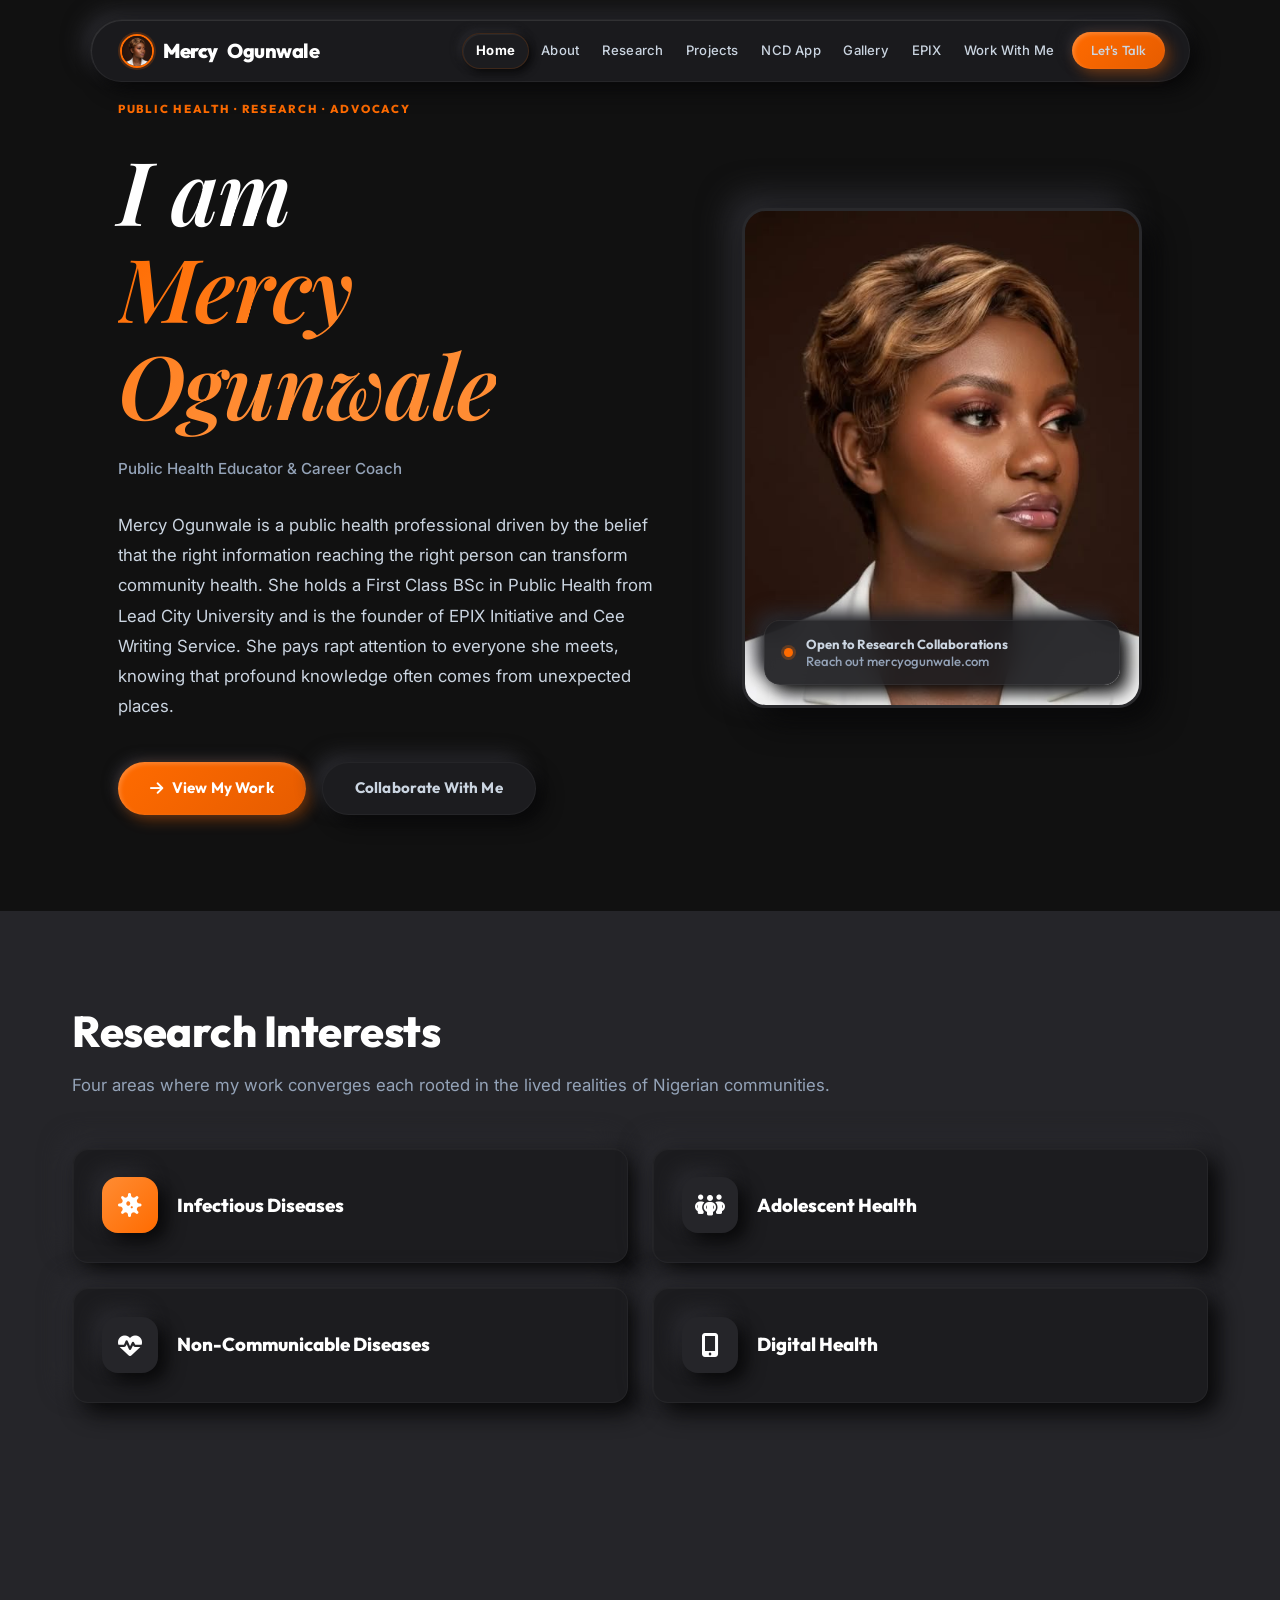
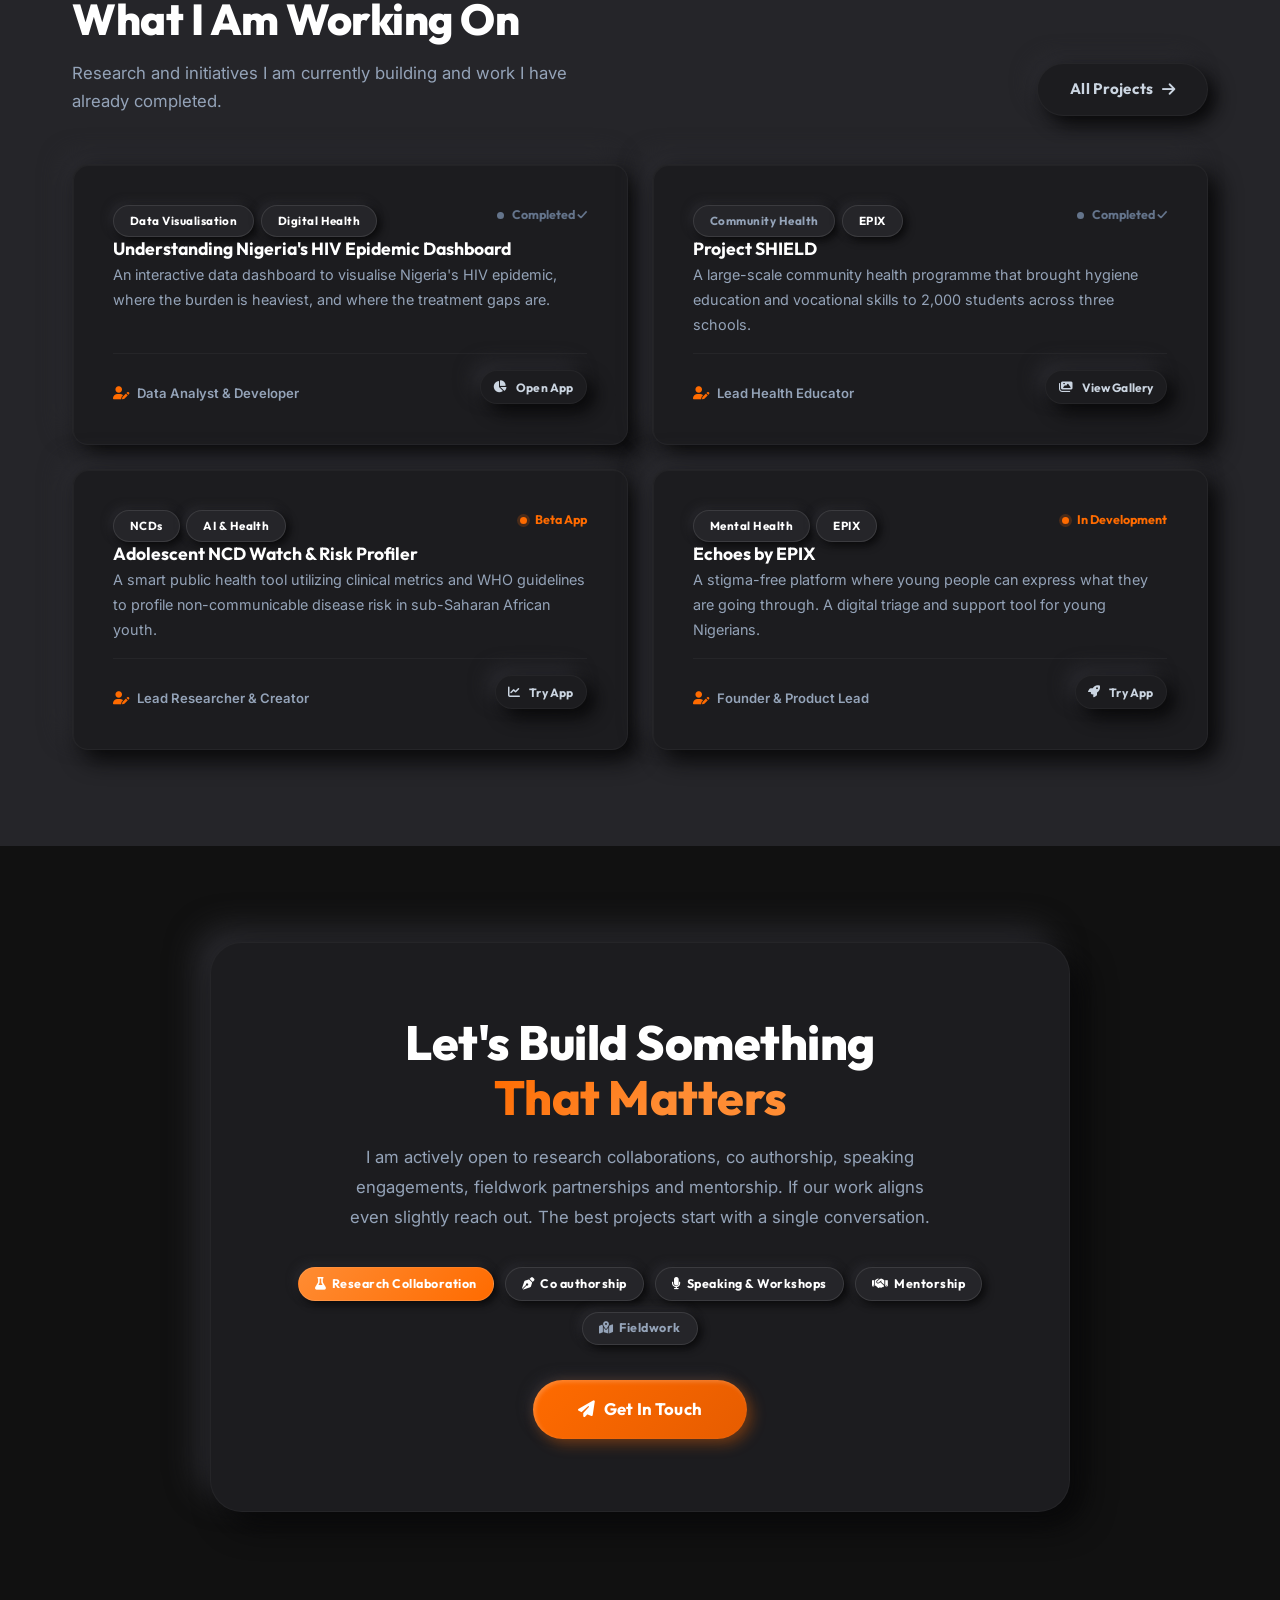
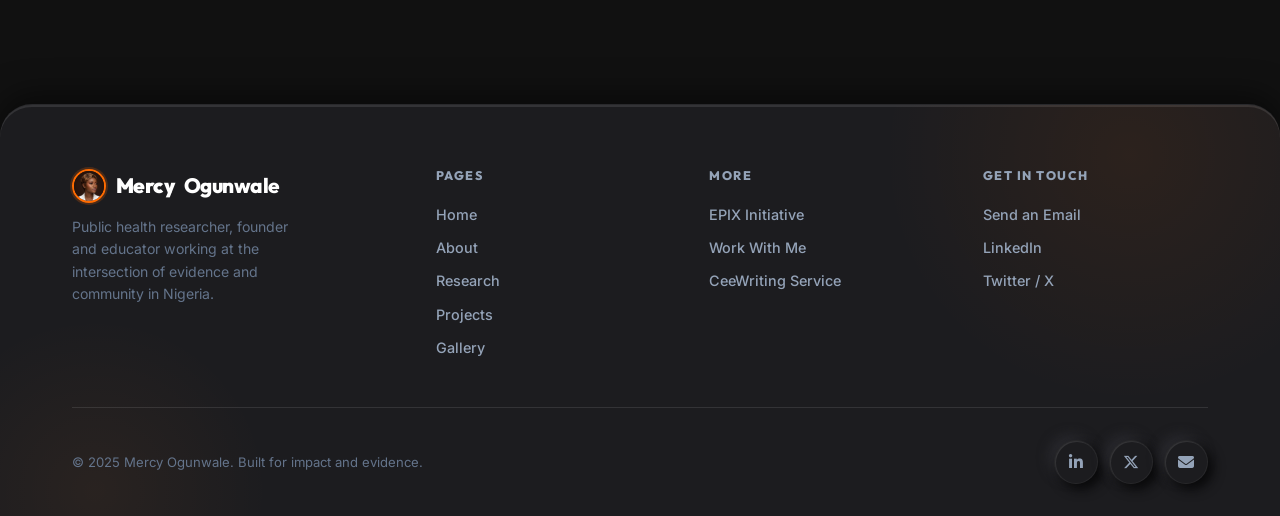
<file: index.html>
<!DOCTYPE html>

<html lang="en">
<head>
    <!-- Primary Meta Tags -->
    <title>Mercy Ogunwale — Public Health Researcher & Founder</title>
    <meta name="title" content="Mercy Ogunwale — Public Health Researcher & Founder">
    <meta name="description" content="Mercy Ogunwale is a public health researcher, founder of EPIX Initiative, and educator working at the intersection of evidence and community health in Nigeria.">
    <link rel="canonical" href="https://mercy-og.github.io/Mercyportfolio/index.html">

    <!-- Open Graph / Facebook -->
    <meta property="og:type" content="website">
    <meta property="og:url" content="https://mercy-og.github.io/Mercyportfolio/index.html">
    <meta property="og:title" content="Mercy Ogunwale — Public Health Researcher & Founder">
    <meta property="og:description" content="Mercy Ogunwale is a public health researcher, founder of EPIX Initiative, and educator working at the intersection of evidence and community health in Nigeria.">
    <meta property="og:image" content="https://mercy-og.github.io/Mercyportfolio/assets/images/mercy-portrait.png">

    <!-- Twitter -->
    <meta property="twitter:card" content="summary_large_image">
    <meta property="twitter:url" content="https://mercy-og.github.io/Mercyportfolio/index.html">
    <meta property="twitter:title" content="Mercy Ogunwale — Public Health Researcher & Founder">
    <meta property="twitter:description" content="Mercy Ogunwale is a public health researcher, founder of EPIX Initiative, and educator working at the intersection of evidence and community health in Nigeria.">
    <meta property="twitter:image" content="https://mercy-og.github.io/Mercyportfolio/assets/images/mercy-portrait.png">
    
<meta name="google-site-verification" content="EeQFnVjDdvsdZPBnb-laEnV4lSJLQq3MkL9d2OUmkxM" />
<meta name="msvalidate.01" content="8967B07B23704F7994FA081CCEC551B5" />
<meta charset="utf-8"/><meta content="width=device-width, initial-scale=1.0" name="viewport"/>


<link href="https://fonts.googleapis.com" rel="preconnect"/><link crossorigin="" href="https://fonts.gstatic.com" rel="preconnect"/>
<link href="https://fonts.googleapis.com/css2?family=Outfit:wght@300;400;500;600;700;800;900&amp;family=Inter:ital,wght@0,300;0,400;0,500;0,600;1,300&amp;display=swap" rel="stylesheet"/>
<link href="https://cdnjs.cloudflare.com/ajax/libs/font-awesome/6.5.0/css/all.min.css" rel="stylesheet"/>
<link href="css/style.css" rel="stylesheet"/>
<link href="assets/images/mercy-portrait.png" rel="icon" type="image/png"/>
</head>
<body>
<header id="hdr">
<div class="nav-pill">
<a class="logo" href="index.html"><img alt="Mercy Ogunwale" class="logo-img" src="assets/images/mercy-portrait.png"/>Mercy <em>Ogunwale</em></a>
<div id="mob-overlay"></div>
<button class="mob-btn" id="mobBtn"><i class="fa-solid fa-bars"></i></button>
<nav class="nav-links" id="navLinks">
<a class="active" href="index.html">Home</a>
<a href="about.html">About</a>
<a href="research.html">Research</a>
<a href="projects.html">Projects</a>
<a href="adolescent-ncd-watch.html">NCD App</a>
<a href="gallery.html">Gallery</a>
<a href="epix.html">EPIX</a>
<a href="work-with-me.html">Work With Me</a>
<a class="btn btn-primary nav-cta" href="work-with-me.html">Let's Talk</a>
</nav>
</div>
</header>


<!-- HERO -->
<section class="hero">
<div class="wrap">
<div class="hero-inner">
<!-- LEFT: Text -->
<div class="hero-left reveal">
<p class="sec-kicker" style="margin-bottom:1.5rem;">Public Health · Research · Advocacy</p>
<h1 class="hero-title">I am<br/><span class="grad">Mercy<br/>Ogunwale</span></h1>
<div class="hero-subtitle"><span>Public Health Educator &amp; Career Coach</span></div>
<p class="hero-hook-text">Mercy Ogunwale is a public health professional driven by the belief that the right information reaching the right person can transform community health. She holds a First Class BSc in Public Health from Lead City University and is the founder of EPIX Initiative and Cee Writing Service. She pays rapt attention to everyone she meets, knowing that profound knowledge often comes from unexpected places.</p>
<div class="hero-actions">
<a class="btn btn-primary" href="projects.html"><i class="fa-solid fa-arrow-right"></i> View My Work</a>
<a class="btn btn-ghost" href="work-with-me.html">Collaborate With Me</a>
</div>
</div>
<!-- RIGHT: Profile Photo -->
<div class="hero-right-img">
<div class="photo-frame" style="aspect-ratio:4/5;">
<img alt="Mercy Ogunwale — Public Health Researcher" src="assets/images/mercy-portrait.png"/>
<div class="photo-badge">
<div class="photo-badge-dot"></div>
<div class="photo-badge-text">Open to Research Collaborations<br/><span style="font-weight:500;color:var(--ink-3);">Reach out  mercyogunwale.com</span></div>
</div>
</div>
</div>
</div>
</div>
</section>
<!-- RESEARCH INTERESTS -->
<section class="alt">
<div class="wrap">
<div class="reveal" style="margin-bottom:3rem;">
<h2 class="sec-title">Research Interests</h2>
<p class="sec-sub">Four areas where my work converges  each rooted in the lived realities of Nigerian communities.</p>
</div>
<div class="bento bento-2">
<div class="bento-item reveal" style="padding:1.8rem;display:flex;align-items:center;gap:1.2rem;">
<div class="i-icon i-teal" style="margin-bottom:0;flex-shrink:0;"><i class="fa-solid fa-virus"></i></div>
<div><h3 style="margin-bottom:0;">Infectious Diseases</h3></div>
</div>
<div class="bento-item reveal" style="padding:1.8rem;display:flex;align-items:center;gap:1.2rem;">
<div class="i-icon i-amber" style="margin-bottom:0;flex-shrink:0;"><i class="fa-solid fa-people-group"></i></div>
<div><h3 style="margin-bottom:0;">Adolescent Health</h3></div>
</div>
<div class="bento-item reveal" style="padding:1.8rem;display:flex;align-items:center;gap:1.2rem;">
<div class="i-icon i-green" style="margin-bottom:0;flex-shrink:0;"><i class="fa-solid fa-heart-pulse"></i></div>
<div><h3 style="margin-bottom:0;">Non-Communicable Diseases</h3></div>
</div>
<div class="bento-item reveal" style="padding:1.8rem;display:flex;align-items:center;gap:1.2rem;">
<div class="i-icon i-blue" style="margin-bottom:0;flex-shrink:0;"><i class="fa-solid fa-mobile-screen-button"></i></div>
<div><h3 style="margin-bottom:0;">Digital Health</h3></div>
</div>
</div>
</div>
</section>
<!-- ABOUT -->

<!-- PROJECTS PREVIEW -->
<section class="alt">
<div class="wrap">
<div style="display:flex;justify-content:space-between;align-items:flex-end;margin-bottom:3rem;flex-wrap:wrap;gap:1rem;">
<div class="reveal">
<h2 class="sec-title">What I Am Working On</h2>
<p class="sec-sub" style="max-width:500px;">Research and initiatives I am currently building  and work I have already completed.</p>
</div>
<a class="btn btn-ghost reveal" href="projects.html">All Projects <i class="fa-solid fa-arrow-right"></i></a>
</div>
<div class="bento bento-2">
<div class="proj-card reveal" style="display:flex; flex-direction:column; justify-content:space-between;">
<div>
<div class="proj-head">
<div class="proj-areas">
<span class="tag tag-amber" style="font-size:.73rem;">Data Visualisation</span>
<span class="tag tag-blue" style="font-size:.73rem;">Digital Health</span>
</div>
<span class="status status-done">Completed &#10003;</span>
</div>
<h3 class="proj-title"><a href="nigeria_hiv_dashboard.html" target="_blank" style="color:inherit; text-decoration:none;" onmouseover="this.style.color='var(--teal)'" onmouseout="this.style.color='inherit'">Understanding Nigeria's HIV Epidemic Dashboard</a></h3>
<p class="proj-desc">An interactive data dashboard to visualise Nigeria's HIV epidemic, where the burden is heaviest, and where the treatment gaps are.</p>
</div>
<div style="margin-top:auto; padding-top:1rem; display:flex; justify-content:space-between; align-items:center; border-top:1px solid rgba(255,255,255,0.04);">
<p class="proj-role" style="margin-bottom:0;"><i class="fa-solid fa-user-pen" style="color:var(--teal);"></i> Data Analyst &amp; Developer</p>
<a href="nigeria_hiv_dashboard.html" target="_blank" class="btn btn-ghost" style="padding:0.4rem 0.8rem; font-size:0.75rem;"><i class="fa-solid fa-chart-pie"></i> Open App</a>
</div>
</div>

<div class="proj-card reveal reveal-s" style="display:flex; flex-direction:column; justify-content:space-between;">
<div>
<div class="proj-head">
<div class="proj-areas">
<span class="tag tag-muted" style="font-size:.73rem;">Community Health</span>
<span class="tag tag-blue" style="font-size:.73rem;">EPIX</span>
</div>
<span class="status status-done">Completed &#10003;</span>
</div>
<h3 class="proj-title"><a href="gallery.html?filter=fieldwork" style="color:inherit; text-decoration:none;" onmouseover="this.style.color='var(--teal)'" onmouseout="this.style.color='inherit'">Project SHIELD</a></h3>
<p class="proj-desc">A large-scale community health programme that brought hygiene education and vocational skills to 2,000 students across three schools.</p>
</div>
<div style="margin-top:auto; padding-top:1rem; display:flex; justify-content:space-between; align-items:center; border-top:1px solid rgba(255,255,255,0.04);">
<p class="proj-role" style="margin-bottom:0;"><i class="fa-solid fa-user-pen" style="color:var(--teal);"></i> Lead Health Educator</p>
<a href="gallery.html?filter=fieldwork" class="btn btn-ghost" style="padding:0.4rem 0.8rem; font-size:0.75rem;"><i class="fa-solid fa-images"></i> View Gallery</a>
</div>
</div>

<div class="proj-card reveal reveal-m" style="display:flex; flex-direction:column; justify-content:space-between;">
<div>
<div class="proj-head">
<div class="proj-areas">
<span class="tag tag-green" style="font-size:.73rem;">NCDs</span>
<span class="tag tag-blue" style="font-size:.73rem;">AI &amp; Health</span>
</div>
<span class="status status-live">Beta App</span>
</div>
<h3 class="proj-title"><a href="adolescent-ncd-watch.html" style="color:inherit; text-decoration:none;" onmouseover="this.style.color='var(--teal)'" onmouseout="this.style.color='inherit'">Adolescent NCD Watch &amp; Risk Profiler</a></h3>
<p class="proj-desc">A smart public health tool utilizing clinical metrics and WHO guidelines to profile non-communicable disease risk in sub-Saharan African youth.</p>
</div>
<div style="margin-top:auto; padding-top:1rem; display:flex; justify-content:space-between; align-items:center; border-top:1px solid rgba(255,255,255,0.04);">
<p class="proj-role" style="margin-bottom:0;"><i class="fa-solid fa-user-pen" style="color:var(--teal);"></i> Lead Researcher &amp; Creator</p>
<a href="adolescent-ncd-watch.html" class="btn btn-ghost" style="padding:0.4rem 0.8rem; font-size:0.75rem;"><i class="fa-solid fa-chart-line"></i> Try App</a>
</div>
</div>

<div class="proj-card reveal reveal-l" style="display:flex; flex-direction:column; justify-content:space-between;">
<div>
<div class="proj-head">
<div class="proj-areas">
<span class="tag tag-amber" style="font-size:.73rem;">Mental Health</span>
<span class="tag tag-blue" style="font-size:.73rem;">EPIX</span>
</div>
<span class="status status-live">In Development</span>
</div>
<h3 class="proj-title"><a href="echoes.html" style="color:inherit; text-decoration:none;" onmouseover="this.style.color='var(--teal)'" onmouseout="this.style.color='inherit'">Echoes by EPIX</a></h3>
<p class="proj-desc">A stigma-free platform where young people can express what they are going through. A digital triage and support tool for young Nigerians.</p>
</div>
<div style="margin-top:auto; padding-top:1rem; display:flex; justify-content:space-between; align-items:center; border-top:1px solid rgba(255,255,255,0.04);">
<p class="proj-role" style="margin-bottom:0;"><i class="fa-solid fa-user-pen" style="color:var(--teal);"></i> Founder &amp; Product Lead</p>
<a href="echoes.html" class="btn btn-ghost" style="padding:0.4rem 0.8rem; font-size:0.75rem;"><i class="fa-solid fa-rocket"></i> Try App</a>
</div>
</div>
</div>
</div>
</div>
</section>
<!-- COLLABORATE -->
<section>
<div class="wrap">
<div class="cta-box reveal">
<h2 style="font-size:clamp(2rem,4vw,3rem);letter-spacing:-.5px;margin-bottom:1rem;">Let's Build Something<br/><span class="grad">That Matters</span></h2>
<p style="color:var(--ink-3);font-size:1.05rem;max-width:600px;margin:0 auto;line-height:1.8;">I am actively open to research collaborations, co authorship, speaking engagements, fieldwork partnerships and mentorship. If our work aligns  even slightly  reach out. The best projects start with a single conversation.</p>
<div class="cta-pills">
<span class="tag tag-teal"><i class="fa-solid fa-flask"></i> Research Collaboration</span>
<span class="tag tag-blue"><i class="fa-solid fa-pen-nib"></i> Co authorship</span>
<span class="tag tag-amber"><i class="fa-solid fa-microphone"></i> Speaking &amp; Workshops</span>
<span class="tag tag-green"><i class="fa-solid fa-handshake"></i> Mentorship</span>
<span class="tag tag-muted"><i class="fa-solid fa-map-location-dot"></i> Fieldwork</span>
</div>
<a class="btn btn-primary" href="work-with-me.html" style="font-size:1.05rem;padding:1rem 2.8rem;"><i class="fa-solid fa-paper-plane"></i> Get In Touch</a>
</div>
</div>
</section>
<footer>
<div class="foot-wrap">
<div class="wrap">
<div class="foot-inner">
<div class="foot-brand">
<a class="logo" href="index.html"><img alt="Mercy Ogunwale" class="logo-img" src="assets/images/mercy-portrait.png"/>Mercy <em>Ogunwale</em></a>
<p class="foot-tagline">Public health researcher, founder and educator working at the intersection of evidence and community in Nigeria.</p>
</div>
<div class="foot-col">
<h4>Pages</h4>
<div class="foot-col-links">
<a href="index.html">Home</a><a href="about.html">About</a>
<a href="research.html">Research</a>
<a href="projects.html">Projects</a>
<a href="gallery.html">Gallery</a>
</div>
</div>
<div class="foot-col">
<h4>More</h4>
<div class="foot-col-links">
<a href="epix.html">EPIX Initiative</a>
<a href="work-with-me.html">Work With Me</a>
<a href="https://ceewriting.com" target="_blank">CeeWriting Service</a>
</div>
</div>
<div class="foot-col">
<h4>Get in Touch</h4>
<div class="foot-col-links">
<a href="mailto:contact@mercyogunwale.com">Send an Email</a>
<a href="#">LinkedIn</a>
<a href="#">Twitter / X</a>
</div>
</div>
</div>
<div class="foot-bottom-bar">
<p class="foot-copy">© 2025 Mercy Ogunwale. Built for impact and evidence.</p>
<div class="foot-social">
<a aria-label="LinkedIn" class="soc-btn" href="#"><i class="fa-brands fa-linkedin-in"></i></a>
<a aria-label="Twitter/X" class="soc-btn" href="#"><i class="fa-brands fa-x-twitter"></i></a>
<a aria-label="Email" class="soc-btn" href="mailto:contact@mercyogunwale.com"><i class="fa-solid fa-envelope"></i></a>
</div>
</div>
</div>
</div>
</footer>
<script src="js/main.js"></script>
</body>
</html>
</file>
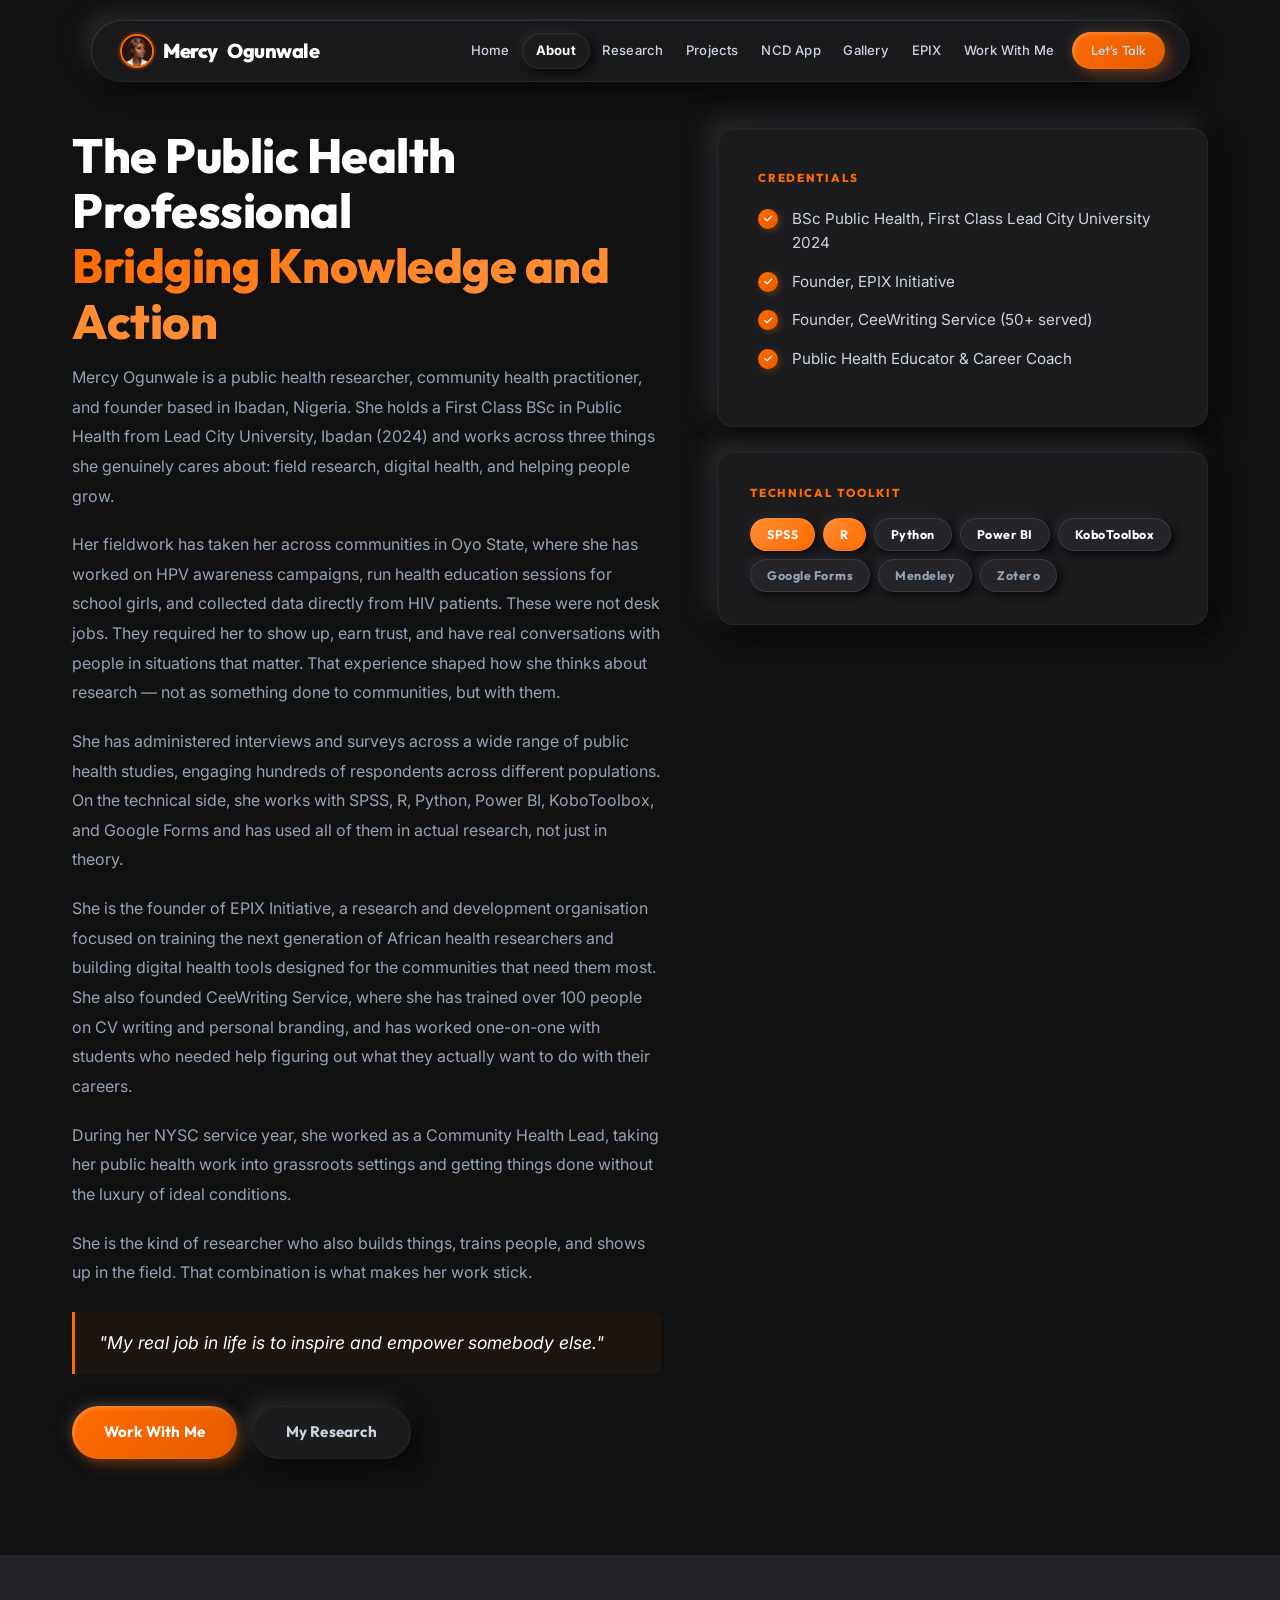
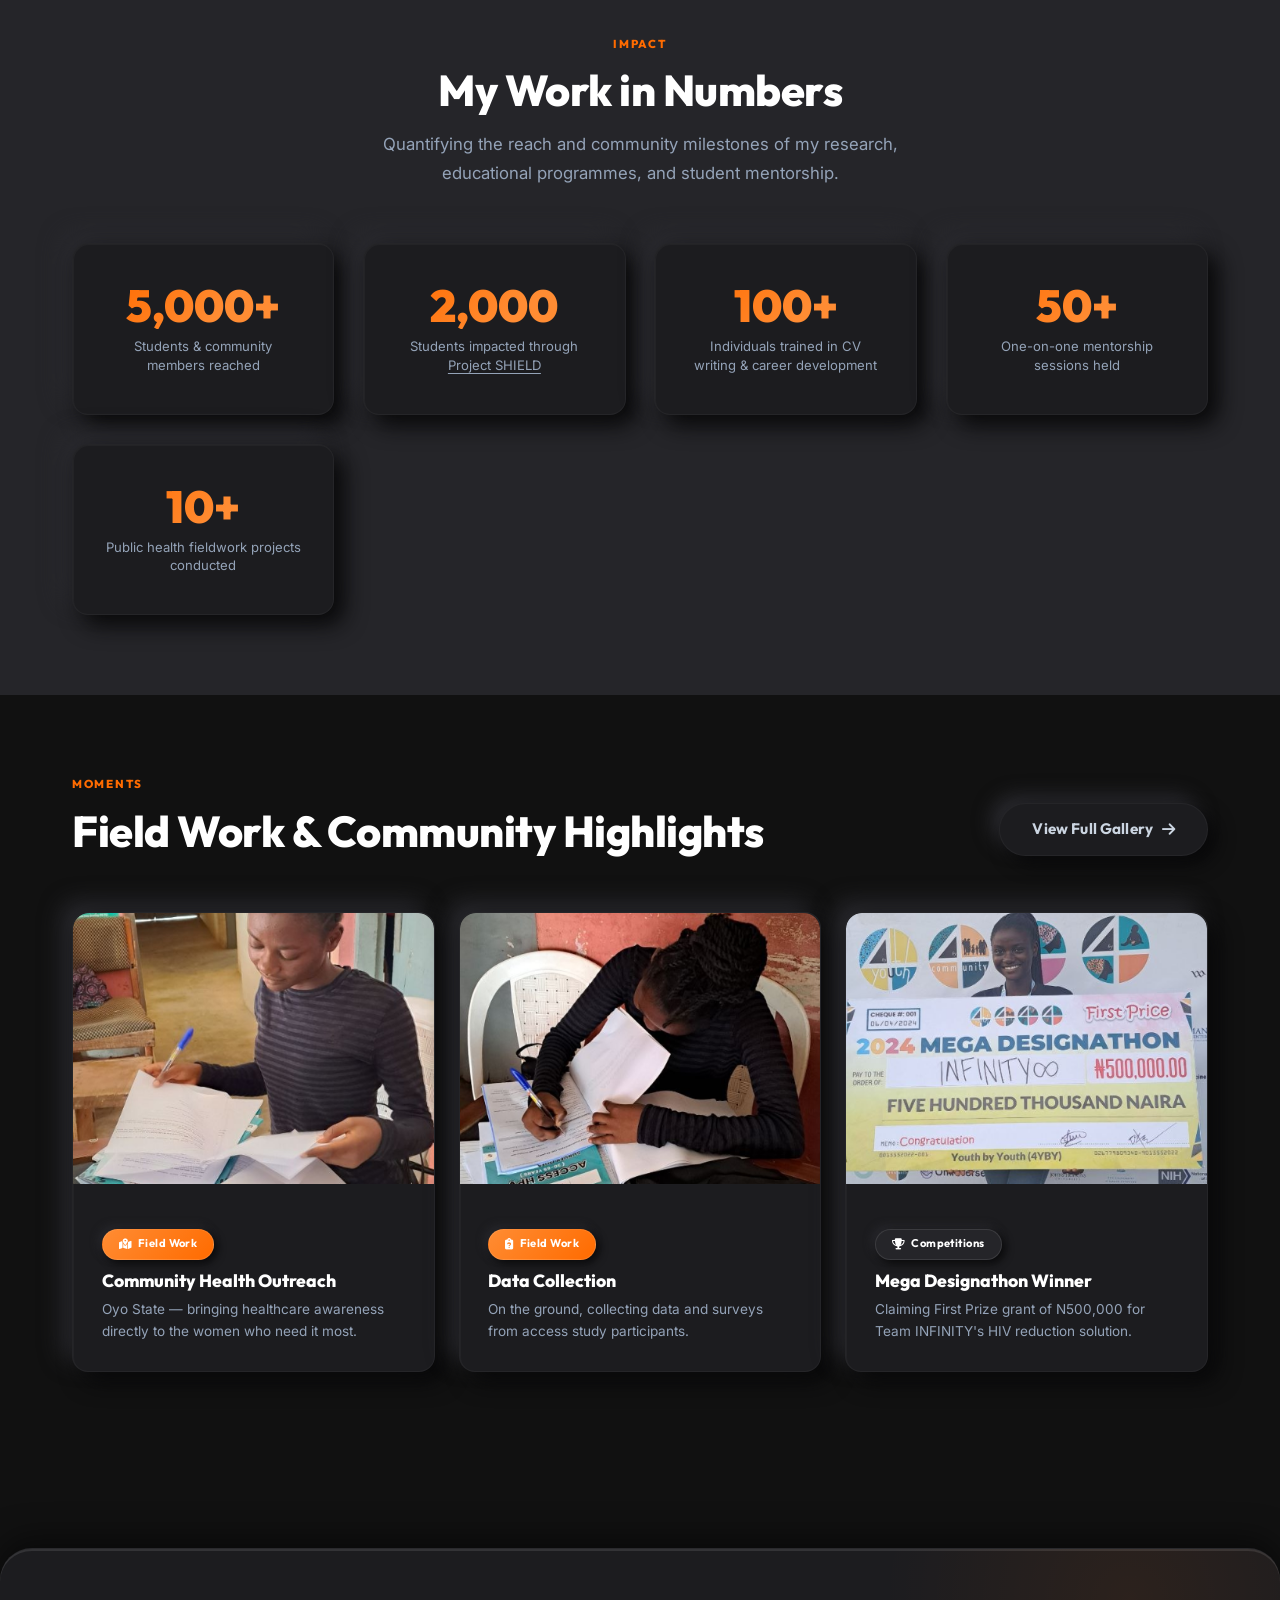
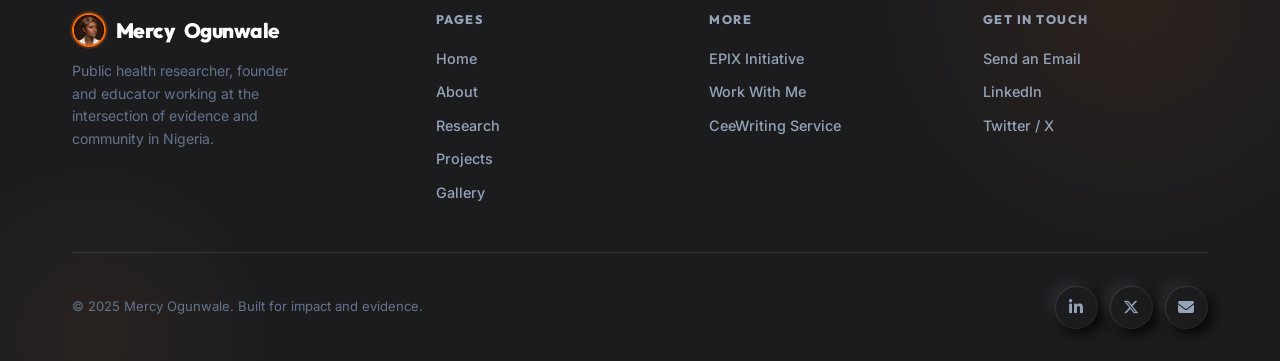
<file: about.html>
<!DOCTYPE html>

<html lang="en">
<head>
    <!-- Primary Meta Tags -->
    <title>About — Mercy Ogunwale</title>
    <meta name="title" content="About — Mercy Ogunwale">
    <meta name="description" content="Learn about Mercy Ogunwale, a dedicated public health researcher and founder of EPIX Initiative, committed to improving community health through evidence-driven solutions.">
    <link rel="canonical" href="https://mercy-og.github.io/Mercyportfolio/about.html">

    <!-- Open Graph / Facebook -->
    <meta property="og:type" content="website">
    <meta property="og:url" content="https://mercy-og.github.io/Mercyportfolio/about.html">
    <meta property="og:title" content="About — Mercy Ogunwale">
    <meta property="og:description" content="Learn about Mercy Ogunwale, a dedicated public health researcher and founder of EPIX Initiative, committed to improving community health through evidence-driven solutions.">
    <meta property="og:image" content="https://mercy-og.github.io/Mercyportfolio/assets/images/mercy-portrait.png">

    <!-- Twitter -->
    <meta property="twitter:card" content="summary_large_image">
    <meta property="twitter:url" content="https://mercy-og.github.io/Mercyportfolio/about.html">
    <meta property="twitter:title" content="About — Mercy Ogunwale">
    <meta property="twitter:description" content="Learn about Mercy Ogunwale, a dedicated public health researcher and founder of EPIX Initiative, committed to improving community health through evidence-driven solutions.">
    <meta property="twitter:image" content="https://mercy-og.github.io/Mercyportfolio/assets/images/mercy-portrait.png">
    
<meta name="google-site-verification" content="EeQFnVjDdvsdZPBnb-laEnV4lSJLQq3MkL9d2OUmkxM" />
<meta name="msvalidate.01" content="8967B07B23704F7994FA081CCEC551B5" />
<meta charset="utf-8"/><meta content="width=device-width, initial-scale=1.0" name="viewport"/>


<link href="https://fonts.googleapis.com" rel="preconnect"/><link crossorigin="" href="https://fonts.gstatic.com" rel="preconnect"/>
<link href="https://fonts.googleapis.com/css2?family=Outfit:wght@300;400;500;600;700;800;900&amp;family=Inter:ital,wght@0,300;0,400;0,500;0,600;1,300&amp;display=swap" rel="stylesheet"/>
<link href="https://cdnjs.cloudflare.com/ajax/libs/font-awesome/6.5.0/css/all.min.css" rel="stylesheet"/>
<link href="css/style.css" rel="stylesheet"/>
<link href="assets/images/mercy-portrait.png" rel="icon" type="image/png"/>
</head>
<body>
<header id="hdr">
<div class="nav-pill">
<a class="logo" href="index.html"><img alt="Mercy Ogunwale" class="logo-img" src="assets/images/mercy-portrait.png"/>Mercy <em>Ogunwale</em></a>
<div id="mob-overlay"></div>
<button class="mob-btn" id="mobBtn"><i class="fa-solid fa-bars"></i></button>
<nav class="nav-links" id="navLinks">
<a href="index.html">Home</a>
<a class="active" href="about.html">About</a>
<a href="research.html">Research</a>
<a href="projects.html">Projects</a>
<a href="adolescent-ncd-watch.html">NCD App</a>
<a href="gallery.html">Gallery</a>
<a href="epix.html">EPIX</a>
<a href="work-with-me.html">Work With Me</a>
<a class="btn btn-primary nav-cta" href="work-with-me.html">Let's Talk</a>
</nav>
</div>
</header>


<!-- HERO -->
<!-- PERSONAL PROJECTS -->
<!-- EPIX PROJECTS -->
<section style="padding-top:8rem;">
<div class="wrap">
<div class="split split-wide">
<div class="reveal">
<h2 class="sec-title" style="font-size:clamp(2rem,4vw,3rem);">The Public Health Professional<br/><span class="grad">Bridging Knowledge and Action</span></h2>
<p style="color:var(--ink-3);line-height:1.85;margin-bottom:1.2rem;">Mercy Ogunwale is a public health researcher, community health practitioner, and founder based in Ibadan, Nigeria. She holds a First Class BSc in Public Health from Lead City University, Ibadan (2024) and works across three things she genuinely cares about: field research, digital health, and helping people grow.</p>
<p style="color:var(--ink-3);line-height:1.85;margin-bottom:1.2rem;">Her fieldwork has taken her across communities in Oyo State, where she has worked on HPV awareness campaigns, run health education sessions for school girls, and collected data directly from HIV patients. These were not desk jobs. They required her to show up, earn trust, and have real conversations with people in situations that matter. That experience shaped how she thinks about research — not as something done to communities, but with them.</p>
<p style="color:var(--ink-3);line-height:1.85;margin-bottom:1.2rem;">She has administered interviews and surveys across a wide range of public health studies, engaging hundreds of respondents across different populations. On the technical side, she works with SPSS, R, Python, Power BI, KoboToolbox, and Google Forms and has used all of them in actual research, not just in theory.</p>
<p style="color:var(--ink-3);line-height:1.85;margin-bottom:1.2rem;">She is the founder of EPIX Initiative, a research and development organisation focused on training the next generation of African health researchers and building digital health tools designed for the communities that need them most. She also founded CeeWriting Service, where she has trained over 100 people on CV writing and personal branding, and has worked one-on-one with students who needed help figuring out what they actually want to do with their careers.</p>
<p style="color:var(--ink-3);line-height:1.85;margin-bottom:1.2rem;">During her NYSC service year, she worked as a Community Health Lead, taking her public health work into grassroots settings and getting things done without the luxury of ideal conditions.</p>
<p style="color:var(--ink-3);line-height:1.85;margin-bottom:1.5rem;">She is the kind of researcher who also builds things, trains people, and shows up in the field. That combination is what makes her work stick.</p>
<div class="blockquote">"My real job in life is to inspire and empower somebody else."</div>
<div style="display:flex;gap:1rem;flex-wrap:wrap;margin-top:2rem;">
<a class="btn btn-primary" href="work-with-me.html">Work With Me</a>
<a class="btn btn-ghost" href="research.html">My Research</a>
</div>
</div>
<div class="reveal reveal-m">
<div class="clay" style="padding:2.5rem;margin-bottom:1.5rem;">
<p class="sec-kicker" style="margin-bottom:1.2rem;">Credentials</p>
<ul class="checklist">
<li><span class="check-dot"><i class="fa-solid fa-check"></i></span>BSc Public Health, First Class  Lead City University 2024</li>
<li><span class="check-dot"><i class="fa-solid fa-check"></i></span>Founder, EPIX Initiative</li>
<li><span class="check-dot"><i class="fa-solid fa-check"></i></span>Founder, CeeWriting Service (50+ served)</li>
<li><span class="check-dot"><i class="fa-solid fa-check"></i></span>Public Health Educator &amp; Career Coach</li>
</ul>
</div>
<div class="clay" style="padding:2rem;">
<p class="sec-kicker" style="margin-bottom:1rem;">Technical Toolkit</p>
<div class="toolkit">
<span class="tag tag-teal">SPSS</span><span class="tag tag-teal">R</span>
<span class="tag tag-blue">Python</span><span class="tag tag-blue">Power BI</span>
<span class="tag tag-green">KoboToolbox</span><span class="tag tag-muted">Google Forms</span>
<span class="tag tag-muted">Mendeley</span><span class="tag tag-muted">Zotero</span>
</div>
</div>
</div>
</div>
</div>
</section>

<!-- IMPACT NUMBERS -->
<section class="alt" style="padding: 5rem 0;">
<div class="wrap">
<div class="reveal" style="margin-bottom:3.5rem; text-align:center;">
<p class="sec-kicker">Impact</p>
<h2 class="sec-title">My Work in Numbers</h2>
<p class="sec-sub" style="max-width:600px; margin: 0 auto;">Quantifying the reach and community milestones of my research, educational programmes, and student mentorship.</p>
</div>
<div style="display:grid; grid-template-columns:repeat(auto-fit, minmax(210px, 1fr)); gap:1.8rem;">
<div class="stat-box reveal">
<div class="stat-n grad">5,000+</div>
<div class="stat-l">Students &amp; community members reached</div>
</div>
<div class="stat-box reveal reveal-s" onclick="window.location.href='gallery.html?filter=fieldwork'" style="cursor:pointer; transition:border-color var(--dur) var(--ease);" onmouseover="this.style.borderColor='rgba(29,158,117,0.3)'" onmouseout="this.style.borderColor='rgba(255,255,255,0.04)'">
<div class="stat-n grad">2,000</div>
<div class="stat-l">Students impacted through <span style="text-decoration:underline; text-underline-offset:3px;">Project SHIELD</span></div>
</div>
<div class="stat-box reveal reveal-m">
<div class="stat-n grad">100+</div>
<div class="stat-l">Individuals trained in CV writing &amp; career development</div>
</div>
<div class="stat-box reveal reveal-s">
<div class="stat-n grad" style="color:var(--blue);">50+</div>
<div class="stat-l">One-on-one mentorship sessions held</div>
</div>
<div class="stat-box reveal reveal-m">
<div class="stat-n grad" style="color:var(--blue);">10+</div>
<div class="stat-l">Public health fieldwork projects conducted</div>
</div>
</div>
</div>
</section>

<!-- PHOTO PREVIEW GALLERY -->
<section style="padding: 5rem 0;">
<div class="wrap">
<div style="display:flex; justify-content:space-between; align-items:flex-end; margin-bottom:3.5rem; flex-wrap:wrap; gap:1.5rem;">
<div class="reveal">
<p class="sec-kicker">Moments</p>
<h2 class="sec-title" style="margin-bottom:0;">Field Work &amp; Community Highlights</h2>
</div>
<a class="btn btn-ghost reveal reveal-s" href="gallery.html">View Full Gallery <i class="fa-solid fa-arrow-right"></i></a>
</div>

<div class="bento bento-3">
<div class="proj-card reveal" style="padding:0; overflow:hidden;">
<div class="img-card" style="aspect-ratio:4/3; border-radius:var(--r-m) var(--r-m) 0 0; border:none; box-shadow:none;">
<img alt="Community health outreach survey work" src="assets/images/fieldwork_1.png"/>
</div>
<div style="padding:1.8rem;">
<span class="tag tag-teal" style="font-size:0.7rem; margin-bottom:0.7rem;"><i class="fa-solid fa-map-location-dot"></i> Field Work</span>
<h3 style="font-size:1.1rem; font-family:'Outfit'; margin-bottom:0.5rem; color:#fff;">Community Health Outreach</h3>
<p style="font-size:0.85rem; color:var(--ink-3); line-height:1.6;">Oyo State &mdash; bringing healthcare awareness directly to the women who need it most.</p>
</div>
</div>

<div class="proj-card reveal reveal-s" style="padding:0; overflow:hidden;">
<div class="img-card" style="aspect-ratio:4/3; border-radius:var(--r-m) var(--r-m) 0 0; border:none; box-shadow:none;">
<img alt="Conducting ACCESS HPV Survey" src="assets/images/fieldwork_2.png"/>
</div>
<div style="padding:1.8rem;">
<span class="tag tag-teal" style="font-size:0.7rem; margin-bottom:0.7rem;"><i class="fa-solid fa-clipboard-question"></i> Field Work</span>
<h3 style="font-size:1.1rem; font-family:'Outfit'; margin-bottom:0.5rem; color:#fff;">Data Collection</h3>
<p style="font-size:0.85rem; color:var(--ink-3); line-height:1.6;">On the ground, collecting data and surveys from access study participants.</p>
</div>
</div>

<div class="proj-card reveal reveal-m" style="padding:0; overflow:hidden;">
<div class="img-card" style="aspect-ratio:4/3; border-radius:var(--r-m) var(--r-m) 0 0; border:none; box-shadow:none;">
<img alt="Mega Designathon 2024 Award Ceremony" src="assets/images/competition_award.png"/>
</div>
<div style="padding:1.8rem;">
<span class="tag tag-amber" style="font-size:0.7rem; margin-bottom:0.7rem;"><i class="fa-solid fa-trophy"></i> Competitions</span>
<h3 style="font-size:1.1rem; font-family:'Outfit'; margin-bottom:0.5rem; color:#fff;">Mega Designathon Winner</h3>
<p style="font-size:0.85rem; color:var(--ink-3); line-height:1.6;">Claiming First Prize grant of N500,000 for Team INFINITY's HIV reduction solution.</p>
</div>
</div>
</div>
</div>
</section>

<footer>
<div class="foot-wrap">
<div class="wrap">
<div class="foot-inner">
<div class="foot-brand">
<a class="logo" href="index.html"><img alt="Mercy Ogunwale" class="logo-img" src="assets/images/mercy-portrait.png"/>Mercy <em>Ogunwale</em></a>
<p class="foot-tagline">Public health researcher, founder and educator working at the intersection of evidence and community in Nigeria.</p>
</div>
<div class="foot-col">
<h4>Pages</h4>
<div class="foot-col-links">
<a href="index.html">Home</a><a href="about.html">About</a>
<a href="research.html">Research</a>
<a href="projects.html">Projects</a>
<a href="gallery.html">Gallery</a>
</div>
</div>
<div class="foot-col">
<h4>More</h4>
<div class="foot-col-links">
<a href="epix.html">EPIX Initiative</a>
<a href="work-with-me.html">Work With Me</a>
<a href="https://ceewriting.com" target="_blank">CeeWriting Service</a>
</div>
</div>
<div class="foot-col">
<h4>Get in Touch</h4>
<div class="foot-col-links">
<a href="mailto:contact@mercyogunwale.com">Send an Email</a>
<a href="#">LinkedIn</a>
<a href="#">Twitter / X</a>
</div>
</div>
</div>
<div class="foot-bottom-bar">
<p class="foot-copy">© 2025 Mercy Ogunwale. Built for impact and evidence.</p>
<div class="foot-social">
<a aria-label="LinkedIn" class="soc-btn" href="#"><i class="fa-brands fa-linkedin-in"></i></a>
<a aria-label="Twitter/X" class="soc-btn" href="#"><i class="fa-brands fa-x-twitter"></i></a>
<a aria-label="Email" class="soc-btn" href="mailto:contact@mercyogunwale.com"><i class="fa-solid fa-envelope"></i></a>
</div>
</div>
</div>
</div>
</footer>
<script src="js/main.js"></script>
</body>
</html>
</file>
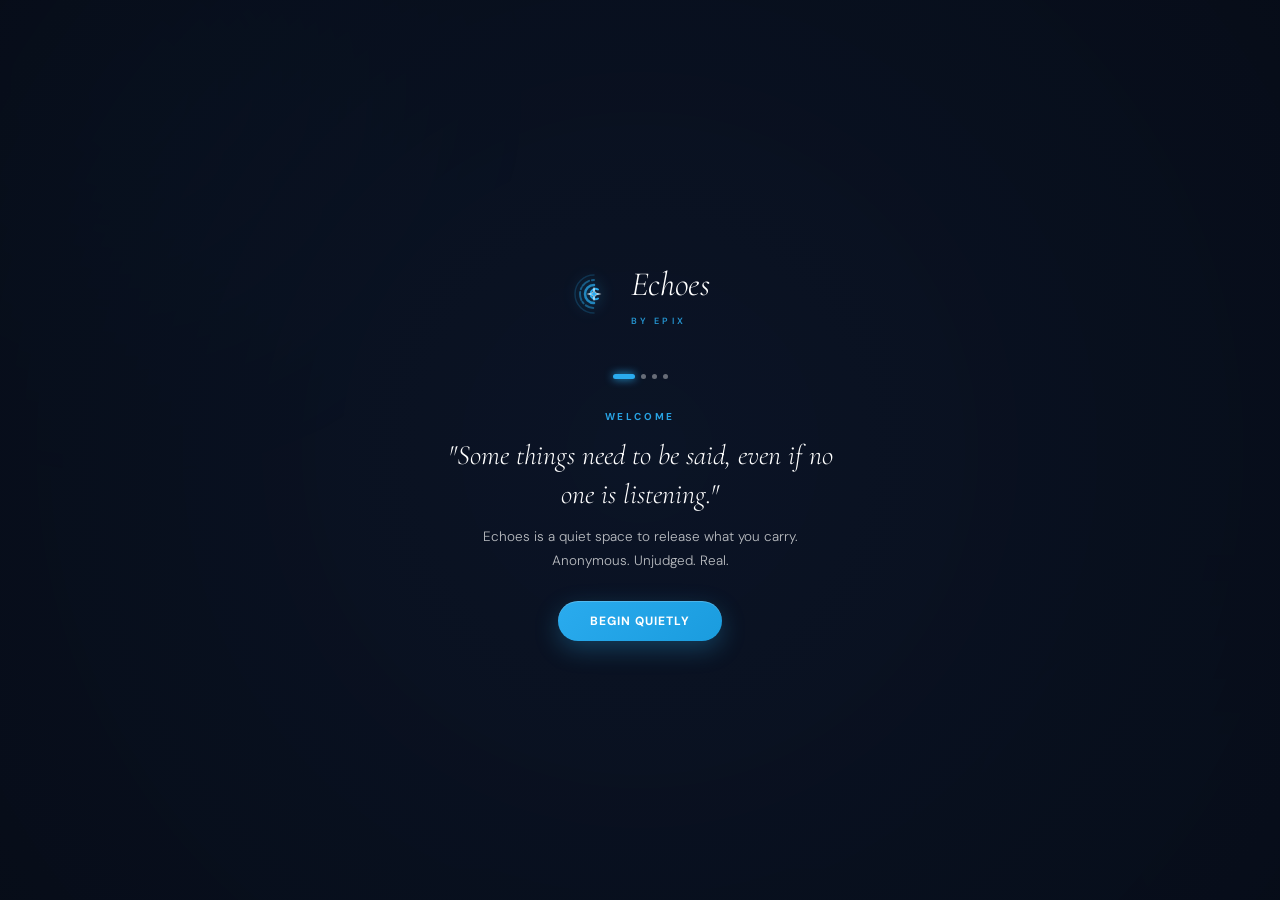
<file: echoes.html>
<!DOCTYPE html>
<html lang="en">
<head>
    <!-- Primary Meta Tags -->
    <title>Echoes by EPIX</title>
    <meta name="title" content="Echoes by EPIX">
    <meta name="description" content="Echoes by EPIX: Real stories and insights from the frontlines of public health and youth advocacy.">
    <link rel="canonical" href="https://mercy-og.github.io/Mercyportfolio/echoes.html">

    <!-- Open Graph / Facebook -->
    <meta property="og:type" content="website">
    <meta property="og:url" content="https://mercy-og.github.io/Mercyportfolio/echoes.html">
    <meta property="og:title" content="Echoes by EPIX">
    <meta property="og:description" content="Echoes by EPIX: Real stories and insights from the frontlines of public health and youth advocacy.">
    <meta property="og:image" content="https://mercy-og.github.io/Mercyportfolio/assets/images/mercy-portrait.png">

    <!-- Twitter -->
    <meta property="twitter:card" content="summary_large_image">
    <meta property="twitter:url" content="https://mercy-og.github.io/Mercyportfolio/echoes.html">
    <meta property="twitter:title" content="Echoes by EPIX">
    <meta property="twitter:description" content="Echoes by EPIX: Real stories and insights from the frontlines of public health and youth advocacy.">
    <meta property="twitter:image" content="https://mercy-og.github.io/Mercyportfolio/assets/images/mercy-portrait.png">
    
<meta name="google-site-verification" content="EeQFnVjDdvsdZPBnb-laEnV4lSJLQq3MkL9d2OUmkxM" />
<meta name="msvalidate.01" content="8967B07B23704F7994FA081CCEC551B5" />
<meta charset="UTF-8"/>
<meta name="viewport" content="width=device-width, initial-scale=1.0"/>

<link href="https://fonts.googleapis.com/css2?family=Cormorant+Garamond:ital,wght@0,300;0,400;1,300;1,400&family=DM+Sans:wght@300;400;500;600;700&display=swap" rel="stylesheet"/>
<link href="https://cdnjs.cloudflare.com/ajax/libs/font-awesome/6.5.0/css/all.min.css" rel="stylesheet"/>
<style>
*,*::before,*::after{box-sizing:border-box;margin:0;padding:0;}
:root{
  --bg:#070d19; /* Deep Space Black-Blue */
  --surface:rgba(22, 34, 51, 0.4); /* Translucent Glass */
  --surface-solid:#162233;
  --surface2:rgba(28, 41, 61, 0.65); /* Richer Glass for Overlays */
  
  --blue:#2AABEE; /* Signature Brand Blue */
  --blue-dim:rgba(42,171,238,0.12);
  --blue-border:rgba(42,171,238,0.25);
  --blue-glow:rgba(42,171,238,0.06);
  
  --text:#FFFFFF;
  --text-dim:rgba(255,255,255,0.72);
  --text-faint:rgba(255,255,255,0.38);
  
  --red:#FF6B6B;
  --red-dim:rgba(255,107,107,0.12);
  
  --serif:'Cormorant Garamond',Georgia,serif;
  --sans:'DM Sans',sans-serif;
  --radius:16px;
  --radius-sm:10px;
  --sidebar-w:240px;
  --nav-h:66px;
  --ease:cubic-bezier(.4,0,.2,1);
  --dur:0.35s;
}

html,body{height:100%;background:var(--bg);font-family:var(--sans);color:var(--text);overflow:hidden;line-height:1.5;}

/* ── VOLUMETRIC BACKGROUND BLURS ── */
body::before {
  content: '';
  position: fixed;
  top: -20%;
  left: -20%;
  width: 60%;
  height: 60%;
  background: radial-gradient(circle, rgba(42, 171, 238, 0.16) 0%, transparent 65%);
  filter: blur(80px);
  pointer-events: none;
  z-index: 0;
}
body::after {
  content: '';
  position: fixed;
  bottom: -20%;
  right: -20%;
  width: 50%;
  height: 50%;
  background: radial-gradient(circle, rgba(167, 139, 250, 0.08) 0%, transparent 60%);
  filter: blur(80px);
  pointer-events: none;
  z-index: 0;
}

/* ── ONBOARDING GLASS PANEL ── */
.onboard{
  position:fixed;inset:0;z-index:1000;
  background:radial-gradient(circle at center, rgba(13,23,43,0.75) 0%, rgba(7,13,25,0.98) 100%);
  display:flex;flex-direction:column;align-items:center;justify-content:center;
  padding:28px;transition:opacity .55s;
}
.onboard.out{opacity:0;pointer-events:none;}
.ob-logo{display:flex;align-items:center;gap:14px;margin-bottom:46px;}
.ob-wm-name{font-family:var(--serif);font-style:italic;font-size:34px;font-weight:300;}
.ob-wm-by{font-size:9px;letter-spacing:.36em;text-transform:uppercase;color:var(--blue);opacity:.85;margin-top:5px;font-weight:600;}
.ob-dots{display:flex;gap:6px;justify-content:center;margin-bottom:30px;}
.ob-dot{width:5px;height:5px;border-radius:50%;background:var(--text-faint);transition:all .3s;}
.ob-dot.a{background:var(--blue);width:22px;border-radius:3px;box-shadow:0 0 8px var(--blue);}
.ob-step{display:none;flex-direction:column;align-items:center;text-align:center;max-width:400px;width:100%;}
.ob-step.active{display:flex;}
.ob-eye{font-size:10px;letter-spacing:.28em;text-transform:uppercase;color:var(--blue);margin-bottom:12px;opacity:.95;font-weight:700;}
.ob-title{font-family:var(--serif);font-style:italic;font-size:clamp(20px,5vw,28px);font-weight:300;line-height:1.4;margin-bottom:10px;}
.ob-sub{font-size:13.5px;color:var(--text-dim);font-weight:300;line-height:1.8;margin-bottom:28px;max-width:340px;}

.ob-inp{
  width:100%;background:rgba(255,255,255,0.02);
  border:1.5px solid rgba(255,255,255,0.08);border-radius:var(--radius-sm);
  padding:14px 16px;color:var(--text);font-family:var(--sans);font-size:14px;outline:none;
  margin-bottom:14px;transition:all .25s var(--ease);
  box-shadow:inset 1px 1px 0 rgba(255,255,255,0.01);
}
.ob-inp:focus{border-color:var(--blue);background:rgba(42,171,238,0.03);box-shadow:0 0 16px rgba(42,171,238,0.15);}
.ob-inp::placeholder{color:var(--text-faint);}

.ob-opts{display:flex;flex-wrap:wrap;gap:8px;justify-content:center;margin-bottom:22px;}
.ob-opt{
  padding:9px 18px;border-radius:100px;border:1.5px solid rgba(255,255,255,0.08);
  background:rgba(255,255,255,0.01);color:var(--text-dim);font-size:12px;cursor:pointer;
  transition:all .22s;user-select:none;font-weight:500;
}
.ob-opt:hover{border-color:var(--blue-border);color:var(--blue);background:rgba(42,171,238,0.04);}
.ob-opt.sel{border-color:var(--blue);background:var(--blue-dim);color:var(--blue);box-shadow:0 0 12px rgba(42,171,238,0.1);}

/* ── PREMIUM INTERACTIVE BUTTONS ── */
.btn{
  display:inline-flex;align-items:center;gap:0.5rem;
  padding:12px 32px;border-radius:100px;border:none;
  background:linear-gradient(135deg, #2AABEE, #1a9cde);
  color:#fff;font-family:var(--sans);font-size:12px;font-weight:700;
  letter-spacing:.08em;text-transform:uppercase;cursor:pointer;
  transition:all .25s var(--ease);user-select:none;-webkit-tap-highlight-color:transparent;
  box-shadow:0 8px 24px rgba(42,171,238,0.28), inset 0 1px 0 rgba(255,255,255,0.2);
}
.btn:hover{
  transform:translateY(-2px);
  box-shadow:0 12px 30px rgba(42,171,238,0.38), inset 0 1px 0 rgba(255,255,255,0.3);
}
.btn:active{transform:translateY(0);scale:0.96;box-shadow:0 4px 10px rgba(42,171,238,0.2);}
.btn.ghost{
  background:rgba(255,255,255,0.01);border:1.5px solid var(--blue-border);
  color:var(--blue);box-shadow:inset 0 1px 0 rgba(255,255,255,0.01);
  backdrop-filter:blur(4px);-webkit-backdrop-filter:blur(4px);
}
.btn.ghost:hover{background:var(--blue-dim);border-color:var(--blue);box-shadow:0 4px 16px rgba(42,171,238,0.12);}
.btn.danger{background:rgba(255,107,107,0.02);border:1.5px solid rgba(255,107,107,0.28);color:var(--red);box-shadow:none;}
.btn.danger:hover{background:var(--red-dim);border-color:var(--red);box-shadow:0 4px 16px rgba(255,107,107,0.12);}
.btn.sm{padding:9px 22px;font-size:11px;}
.btn.xs{padding:6px 13px;font-size:10px;}

/* ── LAYOUT & GLASS SIDEBAR ── */
.app-wrap{display:flex;height:100vh;width:100vw;overflow:hidden;position:relative;z-index:1;}
.app-wrap.hidden{display:none;}

.sidebar{
  width:var(--sidebar-w);height:100vh;
  background: linear-gradient(135deg, rgba(18, 27, 41, 0.5) 0%, rgba(10, 16, 26, 0.35) 100%);
  backdrop-filter: blur(28px) saturate(210%) brightness(105%);
  -webkit-backdrop-filter: blur(28px) saturate(210%) brightness(105%);
  border-right: 1px solid rgba(255,255,255,0.07);
  display:flex;flex-direction:column;flex-shrink:0;
  box-shadow: 4px 0 32px rgba(0,0,0,0.35), inset 1px 1px 0 rgba(255,255,255,0.05);
}
.sb-head{padding:26px 20px 18px;border-bottom:1px solid rgba(255,255,255,0.04);}
.sb-logo{display:flex;align-items:center;gap:12px;}
.sb-name{font-family:var(--serif);font-style:italic;font-size:22px;font-weight:300;}
.sb-by{font-size:8px;letter-spacing:.32em;text-transform:uppercase;color:var(--blue);opacity:.85;margin-top:4px;font-weight:600;}
.sb-nav{flex:1;padding:10px 0;overflow-y:auto;}
.sb-nav::-webkit-scrollbar{display:none;}

.ni{
  display:flex;align-items:center;gap:13px;padding:12px 20px;cursor:pointer;
  transition:all .25s var(--ease);border-left:3px solid transparent;
  color:var(--text-faint);user-select:none;-webkit-tap-highlight-color:transparent;position:relative;
}
.ni:hover{background:rgba(255,255,255,0.03);color:var(--text-dim);}
.ni.active{background:rgba(42,171,238,0.08);border-left-color:var(--blue);color:var(--blue);font-weight:600;}
.ni-icon{font-size:16px;flex-shrink:0;width:22px;text-align:center;line-height:1;transition:all .3s;filter:drop-shadow(0 0 0px var(--blue));}
.ni.active .ni-icon{filter:drop-shadow(0 0 6px rgba(42,171,238,0.9));}
.ni-lbl{font-size:13.5px;letter-spacing:0.01em;}
.ni-dot{width:5px;height:5px;border-radius:50%;background:var(--blue);position:absolute;right:16px;top:50%;transform:translateY(-50%);opacity:0;transition:opacity .3s;box-shadow:0 0 8px var(--blue);}
.ni.has-activity .ni-dot{opacity:1;}

.sb-footer{padding:16px 20px;border-top:1px solid rgba(255,255,255,0.04);display:flex;flex-direction:column;gap:12px;}
.impact-box{
  background:rgba(42,171,238,0.03);
  border:1px solid var(--blue-border);
  border-radius:var(--radius-sm);padding:12px 14px;
  box-shadow:inset 1px 1px 0 rgba(255,255,255,0.01);
}
.ic-n{font-size:23px;font-weight:600;color:var(--blue);line-height:1;letter-spacing:-0.5px;}
.ic-l{font-size:10px;color:var(--text-faint);margin-top:4px;line-height:1.6;font-weight:500;}
.sb-user{display:flex;align-items:center;gap:10px;}
.sb-av{
  width:34px;height:34px;border-radius:50%;background:var(--blue-dim);
  border:1.5px solid var(--blue-border);display:flex;align-items:center;justify-content:center;
  font-size:15px;flex-shrink:0;box-shadow:inset 1px 1px 0 rgba(255,255,255,0.05);
}
.sb-uname{font-size:12.5px;color:var(--text-dim);font-weight:600;}
.sb-about{font-size:10.5px;color:var(--text-faint);cursor:pointer;margin-top:2px;font-weight:500;transition:color 0.2s;}
.sb-about:hover{color:var(--blue);}

/* ── MAIN & GLASS PANELS ── */
.main{flex:1;height:100vh;overflow:hidden;position:relative;background:transparent;}

.panel{
  position:absolute;inset:0;display:flex;flex-direction:column;overflow-y:auto;
  opacity:0;transform:translateY(12px);transition:opacity var(--dur) var(--ease),transform var(--dur) var(--ease);
  pointer-events:none;padding:32px;
}
.panel::-webkit-scrollbar{width:4px;}
.panel::-webkit-scrollbar-thumb{background:rgba(255,255,255,0.07);border-radius:2px;}
.panel.active{opacity:1;transform:translateY(0);pointer-events:all;}
.ph{margin-bottom:26px;}
.ph-eye{font-size:10px;letter-spacing:.28em;text-transform:uppercase;color:var(--blue);opacity:.95;margin-bottom:7px;font-weight:700;}
.ph-title{font-family:var(--serif);font-style:italic;font-size:clamp(22px,4vw,34px);font-weight:300;line-height:1.2;}
.ph-sub{font-size:13.5px;color:var(--text-dim);font-weight:300;line-height:1.8;margin-top:7px;}

/* ── HIGH-FIDELITY GLASSMORT CARD ── */
.card{
  background: linear-gradient(135deg, rgba(255,255,255,0.03) 0%, rgba(255,255,255,0.01) 100%);
  border: 1px solid rgba(255,255,255,0.08);
  border-radius:var(--radius);padding:22px;
  backdrop-filter:blur(24px) saturate(200%) brightness(110%);
  -webkit-backdrop-filter:blur(24px) saturate(200%) brightness(110%);
  box-shadow:0 12px 40px 0 rgba(0, 0, 0, 0.4), inset 1px 1px 1px rgba(255,255,255,0.08);
}
.divider{height:1px;background:rgba(255,255,255,0.06);margin:22px 0;}

.wa-wrap{
  background: linear-gradient(135deg, rgba(255,255,255,0.02) 0%, rgba(255,255,255,0.005) 100%);
  border: 1px solid rgba(255,255,255,0.07);
  border-radius:var(--radius);padding:17px 19px;transition:all .25s var(--ease);
  backdrop-filter:blur(16px) saturate(180%);
  -webkit-backdrop-filter:blur(16px) saturate(180%);
  box-shadow:inset 1px 1px 1px rgba(255,255,255,0.03);
}
.wa-wrap:focus-within{border-color:var(--blue);background:rgba(42,171,238,0.02);box-shadow:0 0 20px rgba(42,171,238,0.15), inset 1px 1px 1px rgba(255,255,255,0.05);}

.wa{
  width:100%;background:transparent;border:none;padding:0;color:var(--text);
  font-family:var(--serif);font-size:17.5px;font-weight:300;font-style:italic;
  line-height:1.8;resize:none;outline:none;caret-color:var(--blue);
}
.wa::placeholder{color:var(--text-faint);font-style:italic;}

.tag{
  padding:9px 18px;border-radius:100px;
  border:1px solid rgba(255,255,255,0.08);
  background:rgba(255,255,255,0.015);color:var(--text-dim);font-size:12px;cursor:pointer;
  transition:all .22s var(--ease);user-select:none;-webkit-tap-highlight-color:transparent;
  font-weight:500;
  backdrop-filter: blur(8px);
  -webkit-backdrop-filter: blur(8px);
  box-shadow: inset 1px 1px 0 rgba(255,255,255,0.02);
}
.tag:hover{border-color:var(--blue-border);color:var(--blue);background:rgba(42,171,238,0.04);box-shadow: 0 0 12px rgba(42,171,238,0.08);}
.tag:active{transform:scale(0.94);}
.tag.sel{
  border-color:var(--blue);background:var(--blue-dim);color:var(--blue);
  box-shadow:0 0 16px rgba(42,171,238,0.18), inset 1px 1px 0 rgba(255,255,255,0.05);
}
.tags-row{display:flex;flex-wrap:wrap;gap:8px;}

.daily-signal{
  background:rgba(42,171,238,0.05);
  border:1.5px solid rgba(42,171,238,0.18);
  border-radius:var(--radius-sm);padding:12px 16px;margin-bottom:22px;
  display:flex;align-items:center;gap:10px;animation:fadeSlide .6s ease both;
  backdrop-filter:blur(8px);-webkit-backdrop-filter:blur(8px);
}
@keyframes fadeSlide{from{opacity:0;transform:translateY(-6px);}to{opacity:1;transform:translateY(0);}}
.ds-dot{width:6px;height:6px;border-radius:50%;background:var(--blue);flex-shrink:0;box-shadow:0 0 8px var(--blue);}
.ds-txt{font-size:12.5px;color:var(--text-dim);line-height:1.6;font-style:italic;font-family:var(--serif);}

.fscreens{position:relative;flex:1;min-height:280px;}
.fs{
  position:absolute;inset:0;display:flex;flex-direction:column;
  opacity:0;transform:translateY(8px);transition:opacity .35s,transform .35s;pointer-events:none;
}
.fs.active{opacity:1;transform:translateY(0);pointer-events:all;}
.fs.exit{opacity:0;transform:translateY(-10px);}
.step-q{font-family:var(--serif);font-style:italic;font-size:clamp(17px,3.5vw,24px);font-weight:300;line-height:1.45;margin-bottom:18px;}
.fdots{display:flex;gap:5px;margin-bottom:18px;}
.fd{width:4px;height:4px;border-radius:50%;background:var(--text-faint);transition:all .3s;}
.fd.a{background:var(--blue);width:16px;border-radius:2px;box-shadow:0 0 6px var(--blue);}

.dial-row{display:flex;gap:7px;margin-bottom:18px;}
.dial{
  flex:1;padding:13px 6px;background:rgba(255,255,255,0.01);
  border:1.5px solid rgba(255,255,255,0.07);border-radius:var(--radius-sm);
  text-align:center;cursor:pointer;transition:all .22s;
  color:var(--text-faint);font-size:10px;letter-spacing:.08em;text-transform:uppercase;user-select:none;
}
.dial:hover{border-color:var(--blue-border);color:var(--blue);background:rgba(42,171,238,0.03);}
.dial.active{
  border-color:var(--blue);background:var(--blue-dim);color:var(--blue);
  box-shadow:0 0 18px rgba(42,171,238,0.16);
}
.dial-num{font-family:var(--serif);font-size:24px;font-weight:300;display:block;margin-bottom:3px;color:inherit;}

@keyframes ripOut{0%{transform:scale(1);opacity:.85;}100%{transform:scale(2.8);opacity:0;}}
.r-ring{animation:ripOut 1.8s ease-out forwards;}
.r-ring2{animation:ripOut 1.8s ease-out .4s forwards;opacity:0;}
.r-ring3{animation:ripOut 1.8s ease-out .8s forwards;opacity:0;}
.release-wrap{text-align:center;padding:28px 20px;display:flex;flex-direction:column;align-items:center;}

/* ── OVERLAYS (GLASS ALERT BOXES) ── */
.na-ov{
  position:fixed;inset:0;z-index:700;
  background:rgba(9,15,28,0.85);backdrop-filter:blur(14px);-webkit-backdrop-filter:blur(14px);
  display:flex;align-items:center;justify-content:center;padding:24px;opacity:0;pointer-events:none;transition:opacity .38s;
}
.na-ov.show{opacity:1;pointer-events:all;}

.na-card{
  background:rgba(22, 34, 51, 0.75);
  border:1.5px solid var(--blue-border);
  border-radius:var(--radius);padding:32px 28px;max-width:420px;width:100%;text-align:center;
  box-shadow:0 20px 50px rgba(0,0,0,0.5), inset 1px 1px 0 rgba(255,255,255,0.02);
  backdrop-filter:blur(24px);-webkit-backdrop-filter:blur(24px);
}
.na-q{font-family:var(--serif);font-style:italic;font-size:clamp(17px,4vw,22px);font-weight:300;line-height:1.5;margin-bottom:22px;}
.na-echo{
  font-family:var(--serif);font-style:italic;font-size:16px;font-weight:300;color:var(--text-dim);line-height:1.75;
  padding:18px;background:rgba(42,171,238,0.05);border:1.5px solid rgba(42,171,238,0.15);
  border-radius:var(--radius-sm);margin-bottom:18px;display:none;
}
.na-count{font-size:12px;color:var(--text-faint);margin-bottom:20px;display:none;}

.sky-wrap{
  flex:1;min-height:280px;position:relative;border-radius:var(--radius);overflow:hidden;
  background:rgba(0,0,0,0.25);border:1.5px solid rgba(255,255,255,0.05);
  box-shadow:inset 0 4px 20px rgba(0,0,0,0.5);
}
#skyCanvas{position:absolute;inset:0;width:100%;height:100%;}
.sky-time-badge{position:absolute;top:12px;right:14px;font-size:9px;letter-spacing:.16em;text-transform:uppercase;color:var(--blue);opacity:.75;pointer-events:none;font-weight:600;}
.sky-hint{position:absolute;top:12px;left:50%;transform:translateX(-50%);font-size:10px;color:var(--text-faint);letter-spacing:.12em;white-space:nowrap;pointer-events:none;font-weight:500;}
.sky-live{position:absolute;bottom:14px;right:14px;display:flex;align-items:center;gap:5px;font-size:9px;color:var(--text-faint);letter-spacing:.1em;pointer-events:none;font-weight:600;}
.sky-live-dot{width:5px;height:5px;border-radius:50%;background:var(--blue);box-shadow:0 0 6px var(--blue);animation:pulse 2s infinite;}
@keyframes pulse{0%,100%{opacity:1;}50%{opacity:.35;}}

.sky-pop{
  position:absolute;bottom:14px;left:50%;transform:translateX(-50%) translateY(10px);
  background:rgba(22, 34, 51, 0.88);backdrop-filter:blur(24px);-webkit-backdrop-filter:blur(24px);
  border:1.5px solid var(--blue-border);border-radius:var(--radius);padding:18px 20px;
  max-width:320px;width:90%;text-align:center;opacity:0;pointer-events:none;
  transition:opacity .3s,transform .38s cubic-bezier(.34,1.56,.64,1);
  box-shadow:0 12px 40px rgba(0,0,0,0.5), inset 1px 1px 0 rgba(255,255,255,0.02);
}
.sky-pop.show{opacity:1;transform:translateX(-50%) translateY(0);pointer-events:all;}
.sp-txt{font-family:var(--serif);font-size:16px;font-style:italic;font-weight:300;line-height:1.7;margin-bottom:5px;}
.sp-meta{font-size:9px;color:var(--blue);letter-spacing:.15em;text-transform:uppercase;margin-bottom:14px;opacity:.9;font-weight:600;}
.sp-btns{display:flex;gap:8px;justify-content:center;}
.sp-btn{
  padding:7px 18px;border-radius:100px;font-size:10px;letter-spacing:.1em;text-transform:uppercase;
  cursor:pointer;transition:all .18s;user-select:none;-webkit-tap-highlight-color:transparent;
  font-family:var(--sans);font-weight:700;
}
.sp-btn:active{transform:scale(0.92);}
.sp-btn.metoo{border:1.5px solid var(--blue-border);background:var(--blue-dim);color:var(--blue);}
.sp-btn.sv{border:1.5px solid rgba(255,255,255,0.1);background:rgba(255,255,255,0.02);color:var(--text-dim);}

.drop-q-wrap{
  background:rgba(255,255,255,0.015);border:1.5px solid rgba(255,255,255,0.06);
  border-radius:var(--radius);padding:22px 20px 14px;margin-bottom:14px;position:relative;
  overflow:hidden;backdrop-filter:blur(8px);-webkit-backdrop-filter:blur(8px);
}
.tbar{position:absolute;bottom:0;left:0;height:2px;background:var(--blue);opacity:.6;transition:width 1s linear;box-shadow:0 0 6px var(--blue);}
.drop-q{font-family:var(--serif);font-style:italic;font-size:clamp(15px,3vw,22px);font-weight:300;line-height:1.55;transition:opacity .3s;min-height:52px;}
.drop-season{font-size:10px;letter-spacing:.16em;text-transform:uppercase;color:var(--blue);opacity:.85;margin-bottom:8px;font-weight:600;}

.const-wrap{
  background:rgba(0,0,0,0.15);border:1.5px solid rgba(255,255,255,0.05);
  border-radius:var(--radius);overflow:hidden;margin-top:14px;height:100px;position:relative;
}
#cCanvas{position:absolute;inset:0;}
.const-label{position:absolute;bottom:8px;right:12px;font-size:9px;color:var(--text-faint);letter-spacing:.1em;text-transform:uppercase;pointer-events:none;font-weight:600;}

.monthly-echo{
  background:rgba(42,171,238,0.05);border:1.5px solid rgba(42,171,238,0.18);
  border-radius:var(--radius-sm);padding:14px 16px;margin-top:12px;display:none;
  backdrop-filter:blur(8px);-webkit-backdrop-filter:blur(8px);
}
.me-eye{font-size:9px;letter-spacing:.2em;text-transform:uppercase;color:var(--blue);margin-bottom:7px;opacity:.9;font-weight:600;}
.me-txt{font-family:var(--serif);font-style:italic;font-size:14.5px;font-weight:300;color:var(--text-dim);line-height:1.7;}

.burn-canvas-wrap{
  position:relative;height:130px;background:rgba(0,0,0,0.2);
  border-radius:var(--radius);overflow:hidden;margin-bottom:14px;
  border:1.5px solid rgba(255,255,255,0.04);
}
#burnCanvas{position:absolute;inset:0;width:100%;height:100%;}
.burn-done{text-align:center;padding:10px;font-family:var(--serif);font-size:14px;font-style:italic;color:var(--text-dim);opacity:0;transition:opacity .4s;pointer-events:none;}
.burn-done.show{opacity:1;}

.draft-card{
  background:rgba(255,255,255,0.015);border:1.5px solid rgba(255,255,255,0.06);
  border-radius:var(--radius-sm);padding:14px 16px;margin-bottom:8px;display:flex;
  align-items:flex-start;gap:12px;backdrop-filter:blur(4px);
}
.draft-body{flex:1;font-family:var(--serif);font-size:14px;font-style:italic;font-weight:300;color:var(--text-dim);line-height:1.6;}
.draft-acts{display:flex;gap:6px;flex-shrink:0;padding-top:2px;}
.empty-st{text-align:center;padding:26px 16px;font-size:13px;color:var(--text-faint);font-style:italic;font-family:var(--serif);line-height:1.7;}

.kit-note-box{
  background:rgba(255,255,255,0.015);border:1.5px solid var(--blue-border);
  border-radius:var(--radius);padding:22px;font-family:var(--serif);
  font-size:16px;font-style:italic;font-weight:300;line-height:1.85;margin-bottom:16px;
  width:100%;box-shadow:0 0 28px rgba(42,171,238,0.08);backdrop-filter:blur(8px);
}
@keyframes breathe{0%,100%{transform:scale(1);}50%{transform:scale(1.1);}45%,55%{opacity:0.92;}}
.breath-circle{
  width:56px;height:56px;border-radius:50%;border:1.5px solid var(--blue-border);
  display:flex;align-items:center;justify-content:center;margin:14px auto;
  animation:breathe 4.2s ease-in-out infinite;color:var(--blue);
  font-size:10px;letter-spacing:.06em;box-shadow:0 0 20px rgba(42,171,238,0.12);
  font-weight:600;text-transform:uppercase;background:var(--blue-dim);
}
.breath-room{
  background:rgba(42,171,238,0.04);border:1.5px solid var(--blue-border);
  border-radius:var(--radius);padding:22px;text-align:center;display:none;
  margin-top:16px;width:100%;backdrop-filter:blur(8px);
}
.breath-room.show{display:block;}

.grow-wrap{
  background:rgba(255,255,255,0.01);border:1.5px solid rgba(255,255,255,0.05);
  border-radius:var(--radius);padding:16px;margin-top:16px;backdrop-filter:blur(8px);
}
.grow-label{font-size:10px;letter-spacing:.2em;text-transform:uppercase;color:var(--text-faint);margin-bottom:10px;font-weight:600;}
#growCanvas{width:100%;height:80px;display:block;}

.duo-modes{display:flex;gap:10px;margin-bottom:20px;}
.dmc{
  flex:1;background:rgba(255,255,255,0.01);border:1.5px solid rgba(255,255,255,0.06);
  border-radius:var(--radius);padding:16px;text-align:center;cursor:pointer;
  transition:all .22s var(--ease);user-select:none;backdrop-filter:blur(8px);
}
.dmc:hover{border-color:var(--blue-border);background:rgba(255,255,255,0.02);}
.dmc.active{border-color:var(--blue);background:var(--blue-dim);box-shadow:0 0 20px rgba(42,171,238,0.12);}
.dmc-icon{font-size:22px;margin-bottom:7px;line-height:1;color:var(--blue);}
.dmc-name{font-size:13.5px;font-weight:600;margin-bottom:2px;}
.dmc-desc{font-size:11px;color:var(--text-dim);font-weight:300;}

.pact-streak-box{
  display:flex;align-items:center;gap:14px;background:rgba(255,255,255,0.015);
  border:1.5px solid rgba(255,255,255,0.06);border-radius:var(--radius);
  padding:16px 20px;margin-bottom:14px;backdrop-filter:blur(8px);
}
.str-num{font-size:40px;font-family:var(--serif);font-weight:300;color:var(--blue);line-height:1;text-shadow:0 0 20px rgba(42,171,238,0.4);}
.str-label{font-size:11px;color:var(--text-dim);font-weight:500;}
.str-sub{font-size:10px;color:var(--text-faint);margin-top:2px;}

.letter-invite{
  background:rgba(42,171,238,0.03);border:1.5px dashed rgba(42,171,238,0.25);
  border-radius:var(--radius);padding:20px;margin-top:14px;backdrop-filter:blur(6px);
}
.li-eye{font-size:10px;letter-spacing:.2em;text-transform:uppercase;color:var(--blue);opacity:.85;margin-bottom:10px;font-weight:700;}
.li-sub{font-size:12.5px;color:var(--text-dim);line-height:1.7;margin-bottom:12px;}

.anchor-ov{
  position:fixed;bottom:0;left:0;right:0;z-index:900;
  transform:translateY(110%);transition:transform .48s cubic-bezier(.34,1.2,.64,1);
}
.anchor-ov.show{transform:translateY(0);}

.anchor-card{
  background:rgba(22, 34, 51, 0.88);
  border-top:1.5px solid var(--blue-border);
  border-radius:var(--radius) var(--radius) 0 0;padding:24px 24px 32px;
  text-align:center;max-width:520px;margin:0 auto;
  box-shadow:0 -8px 40px rgba(0,0,0,0.55), inset 1px 1px 0 rgba(255,255,255,0.02);
  backdrop-filter:blur(24px);-webkit-backdrop-filter:blur(24px);
}
.anchor-title{font-family:var(--serif);font-style:italic;font-size:18px;font-weight:300;margin:14px 0 7px;}
.anchor-sub{font-size:12.5px;color:var(--text-dim);margin-bottom:18px;line-height:1.75;}
.anchor-btns{display:flex;gap:9px;justify-content:center;}
.anchor-dismiss{font-size:11px;color:var(--text-faint);cursor:pointer;margin-top:13px;letter-spacing:.04em;font-weight:600;}
.anchor-dismiss:hover{color:var(--text-dim);}

.mission-ov{
  position:fixed;inset:0;z-index:800;
  background:rgba(9,15,28,0.92);backdrop-filter:blur(16px);-webkit-backdrop-filter:blur(16px);
  display:flex;align-items:center;justify-content:center;padding:24px;opacity:0;pointer-events:none;transition:opacity .35s;
}
.mission-ov.show{opacity:1;pointer-events:all;}

.mission-card{
  background:rgba(22, 34, 51, 0.78);
  border:1.5px solid var(--blue-border);
  border-radius:var(--radius);padding:32px;max-width:440px;width:100%;text-align:center;
  box-shadow:0 20px 60px rgba(0,0,0,0.5), inset 1px 1px 0 rgba(255,255,255,0.02);
  backdrop-filter:blur(24px);-webkit-backdrop-filter:blur(24px);
}
.mission-body{font-family:var(--serif);font-style:italic;font-size:17.5px;font-weight:300;line-height:1.85;color:var(--text-dim);margin:18px 0;}
.mission-note{font-size:11.5px;color:var(--text-faint);line-height:1.8;margin-bottom:22px;}

/* ── BOTTOM MOBILE BAR ── */
.bottom-nav{
  display:none;position:fixed;bottom:0;left:0;right:0;height:var(--nav-h);
  background:rgba(18, 27, 41, 0.88);
  backdrop-filter:blur(20px);-webkit-backdrop-filter:blur(20px);
  border-top:1px solid rgba(255,255,255,0.04);
  z-index:100;align-items:center;justify-content:space-around;padding:0 4px;
  box-shadow:0 -4px 20px rgba(0,0,0,0.3);
}
.bn{
  display:flex;flex-direction:column;align-items:center;gap:4px;cursor:pointer;
  padding:7px 10px;border-radius:var(--radius-sm);transition:all .22s;flex:1;
  color:var(--text-faint);-webkit-tap-highlight-color:transparent;user-select:none;position:relative;
}
.bn.active{color:var(--blue);font-weight:600;}
.bn-icon{font-size:17px;line-height:1;transition:all .3s;filter:drop-shadow(0 0 0px var(--blue));}
.bn.active .bn-icon{filter:drop-shadow(0 0 7px rgba(42,171,238,0.9));}
.bn-lbl{font-size:8px;letter-spacing:.07em;text-transform:uppercase;font-weight:500;}
.bn-dot{width:4px;height:4px;border-radius:50%;background:var(--blue);position:absolute;top:4px;right:calc(50% - 16px);opacity:0;box-shadow:0 0 5px var(--blue);}
.bn.has-activity .bn-dot{opacity:1;}

/* ── MOBILE RETURN PORTFOLIO BUTTON ── */
.mob-exit-btn{
  display:none;align-items:center;justify-content:center;
  width:36px;height:36px;border-radius:50%;
  background:rgba(255,255,255,0.03);border:1px solid rgba(255,255,255,0.07);
  color:var(--text-dim);text-decoration:none;transition:all 0.25s var(--ease);
  box-shadow:inset 1px 1px 0 rgba(255,255,255,0.02);
}
.mob-exit-btn:hover, .mob-exit-btn:active{
  background:rgba(42,171,238,0.12);border-color:var(--blue);color:var(--blue);
  box-shadow:0 0 8px rgba(42,171,238,0.15);
}

/* ── GLASSMORPHIC TOAST NOTIFICATION ── */
.toast-container {
  position: fixed;
  bottom: 24px;
  right: 24px;
  z-index: 2000;
  display: flex;
  flex-direction: column;
  gap: 10px;
  pointer-events: none;
}
.toast {
  display: flex;
  align-items: center;
  gap: 10px;
  padding: 12px 20px;
  border-radius: 12px;
  background: rgba(18, 27, 41, 0.88);
  border: 1px solid var(--blue-border);
  box-shadow: 0 8px 32px 0 rgba(0, 0, 0, 0.37), inset 1px 1px 0 rgba(255, 255, 255, 0.03);
  backdrop-filter: blur(12px) saturate(180%);
  -webkit-backdrop-filter: blur(12px) saturate(180%);
  color: var(--text);
  font-size: 13px;
  font-weight: 500;
  transform: translateY(20px);
  opacity: 0;
  transition: all 0.4s var(--ease);
  pointer-events: auto;
}
.toast.show {
  transform: translateY(0);
  opacity: 1;
}
.toast-icon {
  color: var(--blue);
  font-size: 14px;
  text-shadow: 0 0 8px rgba(42, 171, 238, 0.6);
}

/* ── RESPONSIVE ADAPTABILITY ── */
@media(max-width:767px){
  .sidebar{display:none;}
  .bottom-nav{display:flex;}
  .main{height:calc(100vh - var(--nav-h));}
  .panel{padding:18px 16px 28px;}
  .anchor-card{padding:18px 16px 26px;}
  .mob-exit-btn { display: flex !important; }
  .toast-container {
    bottom: auto;
    top: 16px;
    left: 16px;
    right: 16px;
    align-items: center;
  }
  .toast {
    transform: translateY(-20px);
    width: 100%;
    max-width: 320px;
    justify-content: center;
  }
}
@media(min-width:768px) and (max-width:1023px){
  :root{--sidebar-w:200px;}
  .panel{padding:24px;}
}
</style>
</head>
<body>

<div id="onboarding" class="onboard">
  <div class="ob-logo">
    <svg width="46" height="46" viewBox="0 0 46 46" fill="none" xmlns="http://www.w3.org/2000/svg" style="filter: drop-shadow(0 0 8px rgba(42, 171, 238, 0.45));">
      <path d="M23 4C12.5066 4 4 12.5066 4 23C4 33.4934 12.5066 42 23 42" stroke="#2AABEE" stroke-width="1.5" stroke-linecap="round" opacity="0.2"/>
      <path d="M23 9C15.268 9 9 15.268 9 23C9 30.732 15.268 37 23 37" stroke="#2AABEE" stroke-width="2" stroke-linecap="round" opacity="0.45" stroke-dasharray="2 3 8 2"/>
      <path d="M23 14C18.0294 14 14 18.0294 14 23C14 27.9706 18.0294 32 23 32" stroke="#2AABEE" stroke-width="2.5" stroke-linecap="round" opacity="0.75"/>
      <path d="M27 18.5C25.5 17.5 23.5 17.5 22 18.5C20.5 19.5 19.5 21.2 19.5 23C19.5 24.8 20.5 26.5 22 27.5C23.5 28.5 25.5 28.5 27 27.5" stroke="#2AABEE" stroke-width="2" stroke-linecap="round"/>
      <path d="M20 23H26" stroke="#2AABEE" stroke-width="2" stroke-linecap="round"/>
      <path d="M23 15.5L24.5 21.5L30.5 23L24.5 24.5L23 30.5L21.5 24.5L15.5 23L21.5 21.5L23 15.5Z" fill="#FFFFFF" opacity="0.9"/>
      <path d="M23 18L24 22L28 23L24 24L23 28L22 24L18 23L22 22L23 18Z" fill="#2AABEE"/>
    </svg>
    <div><div class="ob-wm-name">Echoes</div><div class="ob-wm-by">by EPIX</div></div>
  </div>
  <div class="ob-dots"><div class="ob-dot a"></div><div class="ob-dot"></div><div class="ob-dot"></div><div class="ob-dot"></div></div>
  <div class="ob-step active" id="obs1">
    <div class="ob-eye">Welcome</div>
    <div class="ob-title">"Some things need to be said, even if no one is listening."</div>
    <div class="ob-sub">Echoes is a quiet space to release what you carry. Anonymous. Unjudged. Real.</div>
    <button class="btn" onclick="obNext(2)">Begin quietly</button>
  </div>
  <div class="ob-step" id="obs2">
    <div class="ob-eye">Who are you here</div>
    <div class="ob-title">What should we call you?</div>
    <div class="ob-sub">A nickname, an initial, or nothing at all.</div>
    <input class="ob-inp" id="obName" placeholder="e.g. Sam, or leave blank..." maxlength="30"/>
    <div class="ob-opts">
      <div class="ob-opt sel" onclick="selAge(this,'u18')">Under 18</div>
      <div class="ob-opt" onclick="selAge(this,'1824')">18 to 24</div>
      <div class="ob-opt" onclick="selAge(this,'2534')">25 to 34</div>
      <div class="ob-opt" onclick="selAge(this,'35p')">35 plus</div>
    </div>
    <button class="btn" onclick="obNext(3)">Continue</button>
  </div>
  <div class="ob-step" id="obs3">
    <div class="ob-eye">Your anchor</div>
    <div class="ob-title">Name one person in your life.</div>
    <div class="ob-sub">Just a nickname. Someone who would want to know if you were struggling.</div>
    <input class="ob-inp" id="obAnchor" placeholder="e.g. Mum, Tade, my sister..." maxlength="30"/>
    <button class="btn" onclick="obNext(4)" style="margin-bottom:10px">Save my anchor</button>
    <button class="btn ghost sm" onclick="obNext(4)">Skip for now</button>
  </div>
  <div class="ob-step" id="obs4">
    <div class="ob-eye">Where are you</div>
    <div class="ob-title">One last thing.</div>
    <div class="ob-sub">Helps us surface relevant support when you need it.</div>
    <div class="ob-opts" style="margin-bottom:18px">
      <div class="ob-opt sel" onclick="selReg(this,'ng')">Nigeria</div>
      <div class="ob-opt" onclick="selReg(this,'wa')">West Africa</div>
      <div class="ob-opt" onclick="selReg(this,'uk')">UK</div>
      <div class="ob-opt" onclick="selReg(this,'ot')">Elsewhere</div>
    </div>
    <div style="font-size:10px;color:var(--text-faint);margin-bottom:20px;line-height:1.85;max-width:300px">Echoes is not a crisis service. If you are in immediate danger, please contact emergency services.</div>
    <button class="btn" onclick="finishOnboard()">Enter Echoes</button>
  </div>
</div>

<div id="app" class="app-wrap hidden">
  <aside class="sidebar">
    <div class="sb-head">
      <div class="sb-logo">
        <svg width="32" height="32" viewBox="0 0 32 32" fill="none" xmlns="http://www.w3.org/2000/svg" style="filter: drop-shadow(0 0 6px rgba(42, 171, 238, 0.4));">
          <path d="M16 3C8.8203 3 3 8.8203 3 16C3 23.1797 8.8203 29 16 29" stroke="#2AABEE" stroke-width="1.2" stroke-linecap="round" opacity="0.25"/>
          <path d="M16 7C11.0294 7 7 11.0294 7 16C7 20.9706 11.0294 25 16 25" stroke="#2AABEE" stroke-width="1.8" stroke-linecap="round" opacity="0.55" stroke-dasharray="1 2 4 1"/>
          <path d="M16 10C12.6863 10 10 12.6863 10 16C10 19.3137 12.6863 22 16 22" stroke="#2AABEE" stroke-width="2" stroke-linecap="round" opacity="0.8"/>
          <path d="M19 13C18 12.3 16.5 12.3 15.5 13C14.5 13.7 13.8 14.8 13.8 16C13.8 17.2 14.5 18.3 15.5 19C16.5 19.7 18 19.7 19 19" stroke="#2AABEE" stroke-width="1.5" stroke-linecap="round"/>
          <path d="M14 16H18.5" stroke="#2AABEE" stroke-width="1.5" stroke-linecap="round"/>
          <path d="M16 11L17 15L21 16L17 17L16 21L15 17L11 16L15 15L16 11Z" fill="#FFFFFF" opacity="0.95"/>
        </svg>
        <div><div class="sb-name">Echoes</div><div class="sb-by">by EPIX</div></div>
      </div>
    </div>
    <nav class="sb-nav">
      <div class="ni active" data-p="pEchoes" onclick="navTo('pEchoes',this)"><span class="ni-icon">&#9993;</span><span class="ni-lbl">Echoes</span><span class="ni-dot"></span></div>
      <div class="ni" data-p="pSky" onclick="navTo('pSky',this)"><span class="ni-icon">&#10022;</span><span class="ni-lbl">Sky</span><span class="ni-dot"></span></div>
      <div class="ni" data-p="pDrop" onclick="navTo('pDrop',this)"><span class="ni-icon">&#10792;</span><span class="ni-lbl">Drop</span><span class="ni-dot"></span></div>
      <div class="ni" data-p="pBurn" onclick="navTo('pBurn',this)"><span class="ni-icon">&#9651;</span><span class="ni-lbl">Burn</span><span class="ni-dot"></span></div>
      <div class="ni" data-p="pKit" onclick="navTo('pKit',this)"><span class="ni-icon">&#9671;</span><span class="ni-lbl">Kit</span><span class="ni-dot"></span></div>
      <div class="ni" data-p="pDuo" onclick="navTo('pDuo',this)"><span class="ni-icon">&#8734;</span><span class="ni-lbl">Duo</span><span class="ni-dot"></span></div>
    </nav>
    <div class="sb-footer">
      <div class="impact-box"><div class="ic-n" id="impactNum">47,382</div><div class="ic-l">echoes released<br>you are not alone</div></div>
      <a href="projects.html" class="btn ghost sm" style="width: 100%; justify-content: center; display: inline-flex; align-items: center; gap: 6px; text-transform: none; border-radius: 12px; font-weight: 600; font-size: 0.8rem; padding: 7px; border-color: rgba(255,255,255,0.06); color: var(--text-dim);"><i class="fa-solid fa-arrow-left" style="font-size:0.75rem;"></i> Exit to Portfolio</a>
      <div class="sb-user">
        <div class="sb-av" id="sbAv">&#127769;</div>
        <div><div class="sb-uname" id="sbNm">Anonymous</div><div class="sb-about" onclick="showMission()">About Echoes</div></div>
      </div>
    </div>
  </aside>

  <main class="main">
    <!-- ECHOES -->
    <div class="panel active" id="pEchoes">
      <div id="dailySignalWrap"></div>
      <div class="ph">
        <div style="display:flex; justify-content:space-between; align-items:flex-start; width:100%;">
          <div>
            <div class="ph-eye" id="echoEye">Release something</div>
            <div class="ph-title" id="echoTitle">What is sitting with you?</div>
          </div>
          <a href="projects.html" class="mob-exit-btn"><i class="fa-solid fa-arrow-left"></i></a>
        </div>
        <div class="ph-sub">Anonymous. Sealed. Released when you are ready.</div>
      </div>
      <div class="fscreens">
        <div class="fs active" id="f1">
          <div class="fdots"><div class="fd a"></div><div class="fd"></div><div class="fd"></div><div class="fd"></div></div>
          <div class="step-q">"What area of life is carrying the weight right now?"</div>
          <div class="tags-row">
            <div class="tag" data-t="stress" onclick="selTag(this)">Stress and pressure</div>
            <div class="tag" data-t="relationships" onclick="selTag(this)">Relationships</div>
            <div class="tag" data-t="body" onclick="selTag(this)">My body</div>
            <div class="tag" data-t="future" onclick="selTag(this)">The future</div>
            <div class="tag" data-t="identity" onclick="selTag(this)">Who I am</div>
            <div class="tag" data-t="loneliness" onclick="selTag(this)">Loneliness</div>
            <div class="tag" data-t="safety" onclick="selTag(this)">Safety</div>
            <div class="tag" data-t="substances" onclick="selTag(this)">Substances</div>
          </div>
        </div>
        <div class="fs" id="f2">
          <div class="fdots"><div class="fd"></div><div class="fd a"></div><div class="fd"></div><div class="fd"></div></div>
          <div class="step-q">"How deep does it go?"</div>
          <div class="dial-row">
            <div class="dial" onclick="selDial(this)"><span class="dial-num">1</span>surface</div>
            <div class="dial active" onclick="selDial(this)"><span class="dial-num">3</span>real</div>
            <div class="dial" onclick="selDial(this)"><span class="dial-num">5</span>raw</div>
          </div>
          <button class="btn sm" onclick="flowTo(3)" style="align-self:flex-start">Continue</button>
        </div>
        <div class="fs" id="f3">
          <div class="fdots"><div class="fd"></div><div class="fd"></div><div class="fd a"></div><div class="fd"></div></div>
          <div class="step-q" id="tFill">"Write it out..."</div>
          <div class="wa-wrap" style="margin-bottom:14px"><textarea class="wa" id="lBody" rows="5" placeholder="Start wherever feels honest..."></textarea></div>
          <div style="display:flex;gap:10px">
            <button class="btn sm" onclick="flowTo(4)">Seal it</button>
            <button class="btn ghost sm" onclick="flowRst()">Start over</button>
          </div>
        </div>
        <div class="fs" id="f4">
          <div class="fdots"><div class="fd"></div><div class="fd"></div><div class="fd"></div><div class="fd a"></div></div>
          <div class="release-wrap">
            <svg width="84" height="84" viewBox="0 0 84 84" fill="none">
              <circle cx="42" cy="42" r="4.5" fill="#2AABEE" opacity="0.9"/>
              <circle cx="42" cy="42" r="15" stroke="#2AABEE" stroke-width="2" class="r-ring"/>
              <circle cx="42" cy="42" r="28" stroke="#2AABEE" stroke-width="1.3" class="r-ring2"/>
              <circle cx="42" cy="42" r="40" stroke="#2AABEE" stroke-width="0.8" class="r-ring3"/>
            </svg>
            <div style="font-family:var(--serif);font-style:italic;font-size:22px;font-weight:300;margin-bottom:8px;margin-top:10px">Released into the sky.</div>
            <div style="font-size:12px;color:var(--text-dim);margin-bottom:24px;line-height:1.85" id="releaseCount">Someone out there has felt this too.</div>
            <div style="display:flex;gap:10px;flex-wrap:wrap;justify-content:center">
              <button class="btn sm" id="notAloneBtn" onclick="showNotAlone()" style="display:none">Do you want to know you are not alone?</button>
              <button class="btn ghost sm" onclick="flowRst()">Release another</button>
            </div>
          </div>
        </div>
      </div>
    </div>

    <!-- SKY -->
    <div class="panel" id="pSky">
      <div class="ph">
        <div style="display:flex; justify-content:space-between; align-items:flex-start; width:100%;">
          <div>
            <div class="ph-eye">Shared Sky</div>
            <div class="ph-title">You are not the only one.</div>
          </div>
          <a href="projects.html" class="mob-exit-btn"><i class="fa-solid fa-arrow-left"></i></a>
        </div>
        <div class="ph-sub">Every star carries something someone released. Tap a glowing one to hear it.</div>
      </div>
      <div class="sky-wrap">
        <canvas id="skyCanvas"></canvas>
        <div class="sky-hint">tap a glowing star</div>
        <div class="sky-time-badge" id="skyTimeBadge"></div>
        <div class="sky-live"><div class="sky-live-dot"></div><span id="liveCount">live</span></div>
        <div class="sky-pop" id="skyPop">
          <div class="sp-txt" id="skyText"></div>
          <div class="sp-meta" id="skyMeta"></div>
          <div class="sp-btns">
            <button class="sp-btn metoo" onclick="meTooBounce(this)">Me too</button>
            <button class="sp-btn sv" onclick="saveEcho(this)">Save</button>
          </div>
        </div>
      </div>
    </div>

    <!-- DROP -->
    <div class="panel" id="pDrop">
      <div class="ph">
        <div style="display:flex; justify-content:space-between; align-items:flex-start; width:100%;">
          <div>
            <div class="ph-eye">Today's Drop</div>
            <div class="ph-title">One question. One honest answer.</div>
          </div>
          <a href="projects.html" class="mob-exit-btn"><i class="fa-solid fa-arrow-left"></i></a>
        </div>
      </div>
      <div class="drop-q-wrap">
        <div class="drop-season" id="dropSeason"></div>
        <div class="drop-q" id="dropQ"></div>
        <div class="tbar" id="tbar" style="width:100%"></div>
      </div>
      <div class="wa-wrap" style="margin-bottom:12px"><textarea class="wa" id="dInp" rows="3" placeholder="Write whatever comes first..."></textarea></div>
      <button class="btn sm" onclick="submitDrop()">Drop it into the sky</button>
      <div class="const-wrap"><canvas id="cCanvas"></canvas><div class="const-label" id="constLabel">your constellation</div></div>
      <div class="monthly-echo" id="monthlyEcho"><div class="me-eye">A month ago, you wrote</div><div class="me-txt" id="monthlyEchoTxt"></div></div>
    </div>

    <!-- BURN -->
    <div class="panel" id="pBurn">
      <div class="ph">
        <div style="display:flex; justify-content:space-between; align-items:flex-start; width:100%;">
          <div>
            <div class="ph-eye">The Burn Room</div>
            <div class="ph-title">Write it. Then let it go.</div>
          </div>
          <a href="projects.html" class="mob-exit-btn"><i class="fa-solid fa-arrow-left"></i></a>
        </div>
        <div class="ph-sub">Some things just need to exist for a moment, then disappear.</div>
      </div>
      <div class="burn-canvas-wrap"><canvas id="burnCanvas"></canvas></div>
      <div class="wa-wrap" style="margin-bottom:12px"><textarea class="wa" id="burnTxt" rows="5" placeholder="Write what you cannot say out loud..."></textarea></div>
      <div style="display:flex;gap:10px;margin-bottom:8px">
        <button class="btn danger sm" onclick="doBurn()">Burn this</button>
        <button class="btn ghost sm" onclick="saveDraft()">Save as draft</button>
      </div>
      <div class="burn-done" id="burnDone">Gone. It no longer owns you.</div>
      <div class="divider"></div>
      <div style="font-size:10px;letter-spacing:.2em;text-transform:uppercase;color:var(--text-faint);margin-bottom:12px">Drafts</div>
      <div id="draftList"></div>
    </div>

    <!-- KIT -->
    <div class="panel" id="pKit">
      <div id="kitMain">
        <div class="ph">
          <div style="display:flex; justify-content:space-between; align-items:flex-start; width:100%;">
            <div>
              <div class="ph-eye">Dear Current Me</div>
              <div class="ph-title">A letter from you, to you.</div>
            </div>
            <a href="projects.html" class="mob-exit-btn"><i class="fa-solid fa-arrow-left"></i></a>
          </div>
          <div class="ph-sub">On a good day, write yourself something. It waits here, sealed, only for when you truly need it.</div>
        </div>
        <div style="display:flex;gap:10px;flex-wrap:wrap">
          <button class="btn sm" onclick="showKitWrite()">Write my note for later</button>
          <button class="btn ghost sm" onclick="openKit()">I need it right now</button>
        </div>
        <div class="grow-wrap"><div class="grow-label">Your constellation, every time you showed up</div><canvas id="growCanvas"></canvas></div>
      </div>
      <div id="kitWrite" style="display:none">
        <div class="ph"><div class="ph-eye">Write to yourself</div><div class="ph-title">What do you want to hear on a hard day?</div></div>
        <div class="wa-wrap" style="margin-bottom:14px"><textarea class="wa" id="kitNote" rows="7" placeholder="Hey, I know things feel heavy right now. But remember..."></textarea></div>
        <button class="btn sm" onclick="saveKit()">Lock this away for hard days</button>
      </div>
      <div id="kitRead" style="display:none;flex-direction:column;align-items:center;width:100%">
        <div style="font-size:34px;margin-bottom:10px;text-align:center">&#128156;</div>
        <div style="font-size:10px;letter-spacing:.22em;text-transform:uppercase;color:var(--blue);margin-bottom:14px">From you, on a better day</div>
        <div class="kit-note-box" id="kitNoteDisplay"></div>
        <button class="btn ghost sm" onclick="lockKit()" style="margin-bottom:10px">I am okay now. Lock it again.</button>
        <div class="breath-room" id="breathRoom">
          <div style="font-size:10px;letter-spacing:.2em;text-transform:uppercase;color:var(--blue);margin-bottom:6px">Take a moment</div>
          <div class="breath-circle">breathe</div>
          <div style="font-family:var(--serif);font-style:italic;font-size:14px;font-weight:300;color:var(--text-dim);line-height:1.75">"You do not have to carry this in one go. One hour at a time is enough."</div>
        </div>
      </div>
    </div>

    <!-- DUO -->
    <div class="panel" id="pDuo">
      <div class="ph">
        <div style="display:flex; justify-content:space-between; align-items:flex-start; width:100%;">
          <div>
            <div class="ph-eye">Duo</div>
            <div class="ph-title">Two people. One quiet thread.</div>
          </div>
          <a href="projects.html" class="mob-exit-btn"><i class="fa-solid fa-arrow-left"></i></a>
        </div>
        <div class="ph-sub">Choose how you want to connect.</div>
      </div>
      <div class="duo-modes">
        <div class="dmc active" onclick="selDuoMode(this,'pact')"><div class="dmc-icon">&#9678;</div><div class="dmc-name">The Pact</div><div class="dmc-desc">Daily check-ins, silent streak</div></div>
        <div class="dmc" onclick="selDuoMode(this,'capsule')"><div class="dmc-icon">&#10711;</div><div class="dmc-name">Time Capsule</div><div class="dmc-desc">Write now, open together later</div></div>
      </div>
      <div id="duoPact">
        <div class="pact-streak-box">
          <div><div class="str-num" id="pactStreak">0</div><div class="str-label">day streak</div><div class="str-sub">with your partner</div></div>
          <div style="flex:1;text-align:right">
            <div style="font-size:10px;color:var(--text-faint);margin-bottom:7px">Their signal</div>
            <svg width="58" height="38" viewBox="0 0 58 38" id="partnerSig" style="opacity:0.28;transition:opacity .6s">
              <circle cx="29" cy="19" r="2.5" fill="#2AABEE"/>
              <circle cx="29" cy="19" r="9" stroke="#2AABEE" stroke-width="1.4" opacity="0.65"/>
              <circle cx="29" cy="19" r="16" stroke="#2AABEE" stroke-width="0.7" opacity="0.3"/>
            </svg>
          </div>
        </div>
        <div class="card" style="margin-bottom:14px">
          <div style="font-size:10px;color:var(--text-faint);margin-bottom:10px;letter-spacing:.12em;text-transform:uppercase">Today's check-in</div>
          <div style="font-family:var(--serif);font-style:italic;font-size:16px;font-weight:300;margin-bottom:14px" id="duoDayQ">How heavy does today feel?</div>
          <div style="display:flex;gap:6px">
            <div class="dial" style="flex:1;padding:10px 4px" onclick="selMood(this,1)"><span class="dial-num" style="font-size:20px">1</span></div>
            <div class="dial" style="flex:1;padding:10px 4px" onclick="selMood(this,2)"><span class="dial-num" style="font-size:20px">2</span></div>
            <div class="dial" style="flex:1;padding:10px 4px" onclick="selMood(this,3)"><span class="dial-num" style="font-size:20px">3</span></div>
            <div class="dial" style="flex:1;padding:10px 4px" onclick="selMood(this,4)"><span class="dial-num" style="font-size:20px">4</span></div>
            <div class="dial" style="flex:1;padding:10px 4px" onclick="selMood(this,5)"><span class="dial-num" style="font-size:20px">5</span></div>
          </div>
        </div>
        <div class="letter-invite" id="pactLinkSec">
          <div class="li-eye">Send a ripple to someone</div>
          <div class="li-sub">Write them a reason. One sentence about why you want to show up quietly for each other.</div>
          <div class="wa-wrap" style="margin-bottom:10px;background:transparent;border-color:rgba(42,171,238,0.15)">
            <textarea class="wa" id="inviteLetter" rows="2" style="font-size:14px" placeholder="I think we both need someone to silently check in on us..."></textarea>
          </div>
          <div style="display:flex;gap:8px;align-items:center;flex-wrap:wrap">
            <input class="ob-inp" id="pactCode" placeholder="their echo code..." style="margin:0;flex:1;padding:10px 14px;font-size:12px"/>
            <button class="btn sm" onclick="linkPact()">Send ripple</button>
          </div>
          <div style="text-align:center;margin-top:10px;font-size:10px;color:var(--text-faint)">Your code: <span style="color:var(--blue);font-weight:500" id="myCode"></span></div>
        </div>
      </div>
      <div id="duoCapsule" style="display:none">
        <div class="card" style="margin-bottom:12px">
          <div style="font-size:10px;color:var(--text-faint);margin-bottom:10px;letter-spacing:.12em;text-transform:uppercase">Your sealed words</div>
          <div class="wa-wrap" style="margin-bottom:12px;background:transparent;border-color:rgba(255,255,255,0.06)"><textarea class="wa" rows="4" id="capsuleTxt" placeholder="Write to your future self, or to both of you..."></textarea></div>
          <div style="display:flex;gap:8px;align-items:center;flex-wrap:wrap">
            <div style="font-size:12px;color:var(--text-dim)">Unlock on:</div>
            <input type="date" id="capsuleDate" class="ob-inp" style="flex:1;margin:0;padding:9px 12px;font-size:12px"/>
            <button class="btn sm" onclick="sealCapsule()">Seal it</button>
          </div>
        </div>
        <div class="card"><div style="font-size:10px;color:var(--text-faint);margin-bottom:6px;letter-spacing:.12em;text-transform:uppercase">Their words</div><div style="font-family:var(--serif);font-style:italic;font-size:14px;color:var(--text-faint);line-height:1.7">"Waiting for their words..."</div></div>
      </div>
    </div>
  </main>

  <nav class="bottom-nav">
    <div class="bn active" data-p="pEchoes" onclick="navTo('pEchoes',this)"><span class="bn-icon">&#9993;</span><span class="bn-lbl">Echoes</span><span class="bn-dot"></span></div>
    <div class="bn" data-p="pSky" onclick="navTo('pSky',this)"><span class="bn-icon">&#10022;</span><span class="bn-lbl">Sky</span><span class="bn-dot"></span></div>
    <div class="bn" data-p="pDrop" onclick="navTo('pDrop',this)"><span class="bn-icon">&#10792;</span><span class="bn-lbl">Drop</span><span class="bn-dot"></span></div>
    <div class="bn" data-p="pBurn" onclick="navTo('pBurn',this)"><span class="bn-icon">&#9651;</span><span class="bn-lbl">Burn</span><span class="bn-dot"></span></div>
    <div class="bn" data-p="pKit" onclick="navTo('pKit',this)"><span class="bn-icon">&#9671;</span><span class="bn-lbl">Kit</span><span class="bn-dot"></span></div>
    <div class="bn" data-p="pDuo" onclick="navTo('pDuo',this)"><span class="bn-icon">&#8734;</span><span class="bn-lbl">Duo</span><span class="bn-dot"></span></div>
  </nav>
</div>

<div id="naOv" class="na-ov">
  <div class="na-card">
    <div class="na-q" id="naQ">Do you want to know you are not alone?</div>
    <div class="na-echo" id="naEcho"></div>
    <div class="na-count" id="naCount"></div>
    <div style="display:flex;gap:10px;justify-content:center" id="naBtns">
      <button class="btn sm" onclick="revealNotAlone()">Yes</button>
      <button class="btn ghost sm" onclick="hideNotAlone()">I am okay</button>
    </div>
    <div id="naAfter" style="display:none;margin-top:4px"><button class="btn ghost sm" onclick="hideNotAlone()">Close quietly</button></div>
  </div>
</div>

<div id="anchorOv" class="anchor-ov">
  <div class="anchor-card">
    <svg width="46" height="46" viewBox="0 0 46 46" fill="none" style="margin:0 auto;display:block">
      <circle cx="23" cy="23" r="2.5" fill="#2AABEE"/>
      <circle cx="23" cy="23" r="9" stroke="#2AABEE" stroke-width="1.5" opacity="0.8"/>
      <circle cx="23" cy="23" r="20" stroke="#2AABEE" stroke-width="0.7" opacity="0.26"/>
    </svg>
    <div class="anchor-title">"If this is more than you can carry alone..."</div>
    <div class="anchor-sub" id="anchorSub">You named someone you trust. It might be time to say something.</div>
    <div class="anchor-btns"><button class="btn sm" onclick="hideAnchor()">I will reach out</button><button class="btn ghost sm" onclick="hideAnchor()">Not yet</button></div>
    <div class="anchor-dismiss" onclick="hideAnchor()">Dismiss</div>
  </div>
</div>

<div id="toastContainer" class="toast-container"></div>

<div id="missionOv" class="mission-ov">
  <div class="mission-card">
    <svg width="46" height="46" viewBox="0 0 46 46" fill="none" style="margin:0 auto">
      <circle cx="23" cy="23" r="2.8" fill="#2AABEE"/>
      <circle cx="23" cy="23" r="9.5" stroke="#2AABEE" stroke-width="1.8" opacity="0.85"/>
      <circle cx="23" cy="23" r="16" stroke="#2AABEE" stroke-width="1.1" opacity="0.42"/>
      <circle cx="23" cy="23" r="22" stroke="#2AABEE" stroke-width="0.6" opacity="0.17"/>
    </svg>
    <div style="font-size:10px;letter-spacing:.24em;text-transform:uppercase;color:var(--blue);margin-top:14px;opacity:.82">What Echoes believes</div>
    <div class="mission-body">"Everyone carries something no one else can see. Echoes exists to prove that you are not carrying it alone, even when it feels that way."</div>
    <div class="mission-note">Built for young people who feel too much and say too little.<br><br>Echoes is not a crisis service. If you are in immediate danger, please contact emergency services.<br><br>Built by EPIX. Not a replacement for professional help.</div>
    <div style="display:flex; gap:10px; justify-content:center; margin-top:8px;">
      <button class="btn sm" onclick="hideMission()">Close</button>
      <button class="btn ghost sm danger" style="border-color: rgba(255,107,107,0.3); color: var(--red);" onclick="resetProfile()">Reset Profile</button>
    </div>
  </div>
</div>

<script>
(function(){
var HR=new Date().getHours();
var DAY=["Sunday","Monday","Tuesday","Wednesday","Thursday","Friday","Saturday"][new Date().getDay()];
var MO=new Date().getMonth();
var sTopic=null,drafts=[],dAnswers=[],growPts=[],kitSaved=false,kitContent="",myStarData=null;
var skyStars=[],sCtx=null,skyDone=false,skyRAF=null,cCtx=null,bCtx=null;
var dIdx=0,dTimer=null,dCd=9,anchorVis=false,constPts=[];

function timeGreeting(){
  if(HR>=5&&HR<12)return{eye:"Good morning",title:"What are you bringing into today?"};
  if(HR>=12&&HR<17)return{eye:"This afternoon",title:"What is weighing on you right now?"};
  if(HR>=17&&HR<21)return{eye:"This evening",title:"What are you carrying into the night?"};
  return{eye:"Late night",title:"What is keeping you up?"};
}
var DAY_MSGS={Monday:"It is Monday. The week already has a weight. You showed up anyway.",Tuesday:"It is Tuesday. Quiet days matter too.",Wednesday:"It is Wednesday. You showed up.",Thursday:"Almost through. Thursday counts.",Friday:"It is Friday. What are you carrying into the weekend?",Saturday:"Saturday. No performance needed today.",Sunday:"Sunday. Whatever you are holding, you do not have to fix it today."};
function daySignal(){return DAY_MSGS[DAY]||"You showed up today. That counts.";}
function getSeason(){if(MO>=2&&MO<=4)return"spring";if(MO>=5&&MO<=7)return"summer";if(MO>=8&&MO<=10)return"autumn";return"winter";}
function seasonLabel(){var m={spring:"as things start again",summer:"in the long days",autumn:"as things shift",winter:"in the still season"};return m[getSeason()]||"";}
function skyNight(){return HR<6||HR>=21;}

// ── ACCOUNT RETENTION & STATE STORAGE ──
var userState = {
  onboarded: false,
  name: "Anonymous",
  age: "u18",
  region: "ng",
  anchor: "",
  streak: 0,
  dAnswers: [],
  growPts: [],
  drafts: [],
  kitContent: "",
  kitSaved: false,
  pactStreak: 0,
  unlockedDuo: false,
  capsules: []
};

function saveState() {
  try {
    userState.drafts = drafts;
    userState.dAnswers = dAnswers;
    userState.growPts = growPts;
    userState.kitSaved = kitSaved;
    userState.kitContent = kitContent;
    localStorage.setItem("echoes_user_state_v2", JSON.stringify(userState));
  } catch(e) {
    console.error("Local storage save failed", e);
  }
}

function loadState() {
  try {
    var stored = localStorage.getItem("echoes_user_state_v2");
    if (stored) {
      userState = JSON.parse(stored);
      drafts = userState.drafts || [];
      dAnswers = userState.dAnswers || [];
      growPts = userState.growPts || [];
      kitSaved = userState.kitSaved || false;
      kitContent = userState.kitContent || "";
      
      document.getElementById("sbNm").textContent = userState.name || "Anonymous";
      if(userState.name && userState.name !== "Anonymous") {
        document.getElementById("sbAv").textContent = userState.name[0].toUpperCase();
      }
      document.getElementById("pactStreak").textContent = userState.pactStreak || 0;
      
      var anch = userState.anchor || "someone you trust";
      document.getElementById("anchorSub").textContent = "You named " + anch + ". It might be time to say something, even just a little.";
      
      if (userState.onboarded) {
        var ob = document.getElementById("onboarding");
        ob.style.display = "none";
        ob.classList.add("out");
        document.getElementById("app").classList.remove("hidden");
        
        var g = timeGreeting();
        document.getElementById("echoEye").textContent = g.eye;
        document.getElementById("echoTitle").textContent = g.title;
        animateCounter();
        renderDrafts();
        drawGrow();
        
        setTimeout(function(){
          var w = document.getElementById("dailySignalWrap");
          if(w) w.innerHTML = '<div class="daily-signal"><div class="ds-dot"></div><div class="ds-txt">' + daySignal() + '</div></div>';
        }, 700);
      }
    }
  } catch(e) {
    console.error("Local storage load failed", e);
  }
}

// ── TOAST ALERTS SYSTEM ──
var showToast = window.showToast = function(msg, iconClass) {
  var container = document.getElementById("toastContainer");
  if (!container) return;
  
  var toast = document.createElement("div");
  toast.className = "toast";
  
  var iconHTML = iconClass ? '<i class="fa-solid ' + iconClass + ' toast-icon"></i>' : '<i class="fa-solid fa-bell toast-icon"></i>';
  toast.innerHTML = iconHTML + '<span>' + msg + '</span>';
  
  container.appendChild(toast);
  setTimeout(function(){ toast.classList.add("show"); }, 50);
  
  setTimeout(function(){
    toast.classList.remove("show");
    setTimeout(function(){ toast.remove(); }, 400);
  }, 3200);
};

window.resetProfile = function() {
  try {
    localStorage.removeItem("echoes_user_state_v2");
    showToast("Profile reset. Reloading...", "fa-rotate");
    setTimeout(function(){
      window.location.reload();
    }, 1000);
  } catch(e) {
    window.location.reload();
  }
};

// ── REGIONAL QUESTIONS MAPPING ──
var DQS_REGION = {
  ng: [
    "In the rush of Lagos or the quiet of home, what is keeping your mind busy today?",
    "What expectations from family or school feel the heaviest to carry right now?",
    "What is one thing you wish your closest friends understood about your silent moments?",
    "When the surrounding noise gets too loud, where does your heart go to seek rest?"
  ],
  wa: [
    "What is a weight from your community or home that you are carrying in silence?",
    "What is one dream you hold close that you have not told anyone, in case they laugh?",
    "What does quiet resilience and strength look like to you on a day like today?",
    "What is a boundary you wish you had the courage to express to those around you?"
  ],
  uk: [
    "In the grey weather or busy transit commutes, what are you holding tightly inside?",
    "What quiet pressure to perform, succeed, or blend in is keeping you awake?",
    "What does isolated silence feel like in a city crowded with millions?",
    "What is one honest truth about your well-being you have held back from your doctor?"
  ],
  ot: [
    "No matter where you are in the world, what is sitting heaviest with you today?",
    "What constant pressure to 'have it all together' is breaking you down slowly?",
    "What is the most challenging part about starting over or being far from home?",
    "What deep emotion are you carrying today that has no clean word or language?"
  ]
};

function getRegionQuestions() {
  var reg = userState.region || "ng";
  return DQS_REGION[reg] || DQS_REGION.ng;
}

window.selAge=function(el,v){
  document.querySelectorAll("#obs2 .ob-opt").forEach(function(o){o.classList.remove("sel");});
  el.classList.add("sel");
  userState.age = v;
};
window.selReg=function(el,v){
  document.querySelectorAll("#obs4 .ob-opt").forEach(function(o){o.classList.remove("sel");});
  el.classList.add("sel");
  userState.region = v;
};
window.obNext=function(n){
  document.querySelectorAll(".ob-step").forEach(function(s){s.classList.remove("active");});
  document.getElementById("obs"+n).classList.add("active");
  document.querySelectorAll(".ob-dot").forEach(function(d,i){d.classList.remove("a");if(i===n-1)d.classList.add("a");});
};
window.finishOnboard=function(){
  var nm=document.getElementById("obName").value.trim();
  var anch=document.getElementById("obAnchor").value.trim();
  
  userState.name = nm || "Anonymous";
  userState.anchor = anch;
  userState.onboarded = true;
  saveState();
  
  document.getElementById("sbNm").textContent=userState.name;
  if(userState.name && userState.name !== "Anonymous") {
    document.getElementById("sbAv").textContent=userState.name[0].toUpperCase();
  }
  document.getElementById("anchorSub").textContent="You named "+(anch || "someone you trust")+". It might be time to say something, even just a little.";
  
  var ob=document.getElementById("onboarding");ob.classList.add("out");
  setTimeout(function(){ob.style.display="none";},540);
  document.getElementById("app").classList.remove("hidden");
  var g=timeGreeting();
  document.getElementById("echoEye").textContent=g.eye;
  document.getElementById("echoTitle").textContent=g.title;
  animateCounter();renderDrafts();drawGrow();
  setTimeout(function(){
    var w=document.getElementById("dailySignalWrap");
    if(w) w.innerHTML='<div class="daily-signal"><div class="ds-dot"></div><div class="ds-txt">'+daySignal()+"</div></div>";
  },700);
  showToast("Welcome to Echoes, " + userState.name, "fa-circle-user");
  setTimeout(function(){document.querySelectorAll("[data-p='pSky']").forEach(function(n){n.classList.add("has-activity");});},4000);
};

function animateCounter(){
  var el=document.getElementById("impactNum"),cur=47000,end=47382,step=(end-cur)/80;
  var t=setInterval(function(){cur=Math.min(cur+step,end);el.textContent=Math.round(cur).toLocaleString();if(cur>=end){clearInterval(t);setInterval(function(){var v=parseInt(el.textContent.replace(/,/g,""))+1;el.textContent=v.toLocaleString();},18000);}},16);
}

window.navTo=function(id,el){
  document.querySelectorAll(".panel").forEach(function(p){p.classList.remove("active");});
  document.getElementById(id).classList.add("active");
  document.querySelectorAll(".ni,.bn").forEach(function(n){n.classList.remove("active");});
  document.querySelectorAll("[data-p='"+id+"']").forEach(function(n){n.classList.add("active");n.classList.remove("has-activity");});
  if(id==="pSky")initSky();
  if(id==="pDrop")initDrop();
  if(id==="pBurn")initBurnCanvas();
};

var PROMPTS={stress:"the kind of pressure nobody else seems to notice...",relationships:"someone who has been on my mind more than I would admit...",body:"how I have been treating my body, and what I wish I understood...",substances:"a choice I have been thinking about, and what it really means...",future:"the version of myself I am quietly hoping to become...",safety:"a situation where I did not feel safe, and what I wish I had done...",identity:"who I actually am, beneath everything people expect from me...",loneliness:"the kind of alone that does not go away even in a crowd..."};
var MATCHING={stress:["I smile at people when I am the loneliest I have ever been.","I said I was fine many times today.","The pressure does not go away when I close my eyes."],relationships:["I care about them more than I have ever said out loud.","I keep waiting for them to notice. They do not.","I do not know how to tell them without losing them."],body:["I do not know when I started being at war with myself.","Some days I just want to feel at home here.","I pretend it does not bother me. It does."],loneliness:["I can be in a full room and feel completely invisible.","I stopped telling people because they do not know what to say.","I have never actually said this out loud before."],future:["I do not know who I am outside of who they need me to be.","I am terrified of becoming someone I do not recognise.","I keep pretending I have it figured out."],identity:["I wear so many versions of myself I do not know the real one.","I do not know how to just be, without performing.","Sometimes I do not recognise who I am becoming."],safety:["I kept quiet because it was easier than explaining.","I still think about what I should have done differently.","Some days the safest place is inside my own head."],substances:["I use it to feel less. I am not sure that is okay.","It helps in the moment. After, I do not know.","I have not told anyone how often it is."]};

var selTag = window.selTag = function(el){
  document.querySelectorAll(".tags-row .tag").forEach(function(t){t.classList.remove("sel");});
  el.classList.add("sel");
  sTopic=el.dataset.t;
  setTimeout(function(){flowTo(2);},300);
};

var selDial = window.selDial = function(el){
  document.querySelectorAll("#f2 .dial").forEach(function(d){d.classList.remove("active");});
  el.classList.add("active");
};

var flowTo = window.flowTo = function(n){
  var c=document.querySelector(".fs.active");
  if(c){c.classList.add("exit");setTimeout(function(){c.classList.remove("active","exit");},360);}
  if(n===3&&sTopic)document.getElementById("tFill").textContent='"Tell me about '+PROMPTS[sTopic]+'"';
  setTimeout(function(){document.getElementById("f"+n).classList.add("active");},75);
  if(n===4){
    bumpImpact();growAdd();
    var cnt=Math.floor(8+Math.random()*90);
    document.getElementById("releaseCount").textContent=cnt+" people have felt this too.";
    document.getElementById("notAloneBtn").style.display="inline-flex";
    var textBody = document.getElementById("lBody").value;
    myStarData=textBody.slice(0,60);
    
    var isCrisis = scanForCrisis(textBody);
    if(isCrisis) {
      setTimeout(function() { showAnchor(true); }, 2200);
    } else if(checkHeavy(textBody)) {
      setTimeout(function() { showAnchor(false); }, 2200);
    }
    
    showToast("Echo released into the shared sky.", "fa-paper-plane");
    saveState();
    setTimeout(function(){document.querySelectorAll("[data-p='pSky']").forEach(function(n){n.classList.add("has-activity");});},600);
  }
};

var flowRst = window.flowRst = function(){
  document.querySelectorAll(".fs").forEach(function(f){f.classList.remove("active","exit");});
  var s=document.querySelector(".tags-row .tag.sel");if(s)s.classList.remove("sel");
  document.getElementById("lBody").value="";sTopic=null;
  document.getElementById("notAloneBtn").style.display="none";
  document.getElementById("f1").classList.add("active");
};
function bumpImpact(){var el=document.getElementById("impactNum");el.textContent=(parseInt(el.textContent.replace(/,/g,""))+1).toLocaleString();}
var HEAVY=["alone","cannot stop","nobody","empty","numb","end it","tired of","worthless","failure","hopeless","disappear","hurt myself","no point"];
function checkHeavy(t){var l=t.toLowerCase();return HEAVY.some(function(w){return l.indexOf(w)>-1;});}

window.showNotAlone=function(){document.getElementById("naOv").classList.add("show");};
window.hideNotAlone=function(){
  document.getElementById("naOv").classList.remove("show");
  document.getElementById("naBtns").style.display="flex";
  document.getElementById("naAfter").style.display="none";
  document.getElementById("naEcho").style.display="none";
  document.getElementById("naCount").style.display="none";
  document.getElementById("naQ").textContent="Do you want to know you are not alone?";
};
window.revealNotAlone=function(){
  var arr=(sTopic&&MATCHING[sTopic])?MATCHING[sTopic]:MATCHING.loneliness;
  var echo=arr[Math.floor(Math.random()*arr.length)];
  document.getElementById("naEcho").textContent='"'+echo+'"';
  document.getElementById("naEcho").style.display="block";
  document.getElementById("naCount").textContent="anonymous, someone else, somewhere";
  document.getElementById("naCount").style.display="block";
  document.getElementById("naQ").textContent="You are not the only one.";
  document.getElementById("naBtns").style.display="none";
  document.getElementById("naAfter").style.display="block";
};

var SKY_ECHOES=[
  {t:"nobody knows how lonely I am in a full room.",ago:"3 hrs ago"},
  {t:"I failed my exam but did not tell anyone at home.",ago:"2 hrs ago"},
  {t:"I think I am falling for my best friend and it terrifies me.",ago:"4 hrs ago"},
  {t:"Sometimes I skip meals just to feel in control of something.",ago:"6 hrs ago"},
  {t:"I said yes when I really meant no.",ago:"3 hrs ago"},
  {t:"I have not been okay in weeks but I keep smiling.",ago:"1 hr ago"},
  {t:"I am scared of what happens after school ends.",ago:"8 hrs ago"},
  {t:"I miss the person I used to be.",ago:"5 hrs ago"},
  {t:"I almost told someone today. Almost.",ago:"30 min ago"},
  {t:"I am pretending everything is fine and it is exhausting.",ago:"7 hrs ago"},
  {t:"I keep starting over. I do not know if that is strength or fear.",ago:"1 hr ago"},
  {t:"I have been carrying this for two years.",ago:"just now"}
];

function initSky(){
  var cv=document.getElementById("skyCanvas"),wp=cv.parentElement;
  cv.width=wp.offsetWidth;cv.height=wp.offsetHeight||320;
  sCtx=cv.getContext("2d");skyDone=true;skyStars=[];
  document.getElementById("skyTimeBadge").textContent=skyNight()?"night sky":"day sky";
  document.getElementById("liveCount").textContent=(Math.floor(14+Math.random()*80))+" live";
  SKY_ECHOES.forEach(function(e){skyStars.push({x:32+Math.random()*(cv.width-64),y:32+Math.random()*(cv.height-64),r:2.8+Math.random()*2,p:Math.random()*Math.PI*2,echo:e,isMine:false,metoo:0});});
  if(myStarData)skyStars.push({x:cv.width/2+(-30+Math.random()*60),y:cv.height/2+(-30+Math.random()*60),r:3.2,p:0,echo:{t:myStarData,ago:"just now"},isMine:true,metoo:0});
  for(var i=0;i<(skyNight()?90:50);i++)skyStars.push({x:Math.random()*cv.width,y:Math.random()*cv.height,r:.3+Math.random()*.8,p:Math.random()*Math.PI*2,echo:null,isMine:false,metoo:0});
  cv.onclick=skyClick;
  if(skyRAF)cancelAnimationFrame(skyRAF);
  drawSky();
  setTimeout(spawnLiveStar,3500);setTimeout(spawnLiveStar,8000);
}

function spawnLiveStar(){
  if(!sCtx||!document.getElementById("pSky").classList.contains("active"))return;
  var cv=document.getElementById("skyCanvas");
  var ne={t:SKY_ECHOES[Math.floor(Math.random()*SKY_ECHOES.length)].t,ago:"just now"};
  skyStars.splice(Math.floor(Math.random()*SKY_ECHOES.length),0,{x:16+Math.random()*(cv.width-32),y:16+Math.random()*(cv.height-32),r:2.2,p:0,echo:ne,isMine:false,metoo:0,born:Date.now()});
  var lc=document.getElementById("liveCount");lc.textContent=(parseInt(lc.textContent)+1)+" live";
}

function drawSky(){
  if(!sCtx||!skyDone)return;
  var cv=document.getElementById("skyCanvas"),night=skyNight();
  sCtx.fillStyle=night?"rgba(15,22,34,0.98)":"rgba(23,33,43,0.82)";
  sCtx.fillRect(0,0,cv.width,cv.height);
  skyStars.forEach(function(s){
    s.p+=night?0.012:0.018;
    if(s.echo){
      var base=s.isMine?0.95:0.55+Math.sin(s.p)*0.38;
      var gr=s.isMine?22:16+Math.sin(s.p)*5;
      var c=s.isMine?"255,220,100":"42,171,238";
      var bb=(s.born&&Date.now()-s.born<1500)?Math.max(0,1-(Date.now()-s.born)/1500):0;
      
      // Soft outer neon aura
      sCtx.shadowBlur = 0; // reset
      sCtx.beginPath();
      sCtx.arc(s.x,s.y,gr+12,0,Math.PI*2);
      sCtx.strokeStyle="rgba("+c+","+(0.04+bb*.2)*base+")";
      sCtx.lineWidth=.5;
      sCtx.stroke();
      
      // Inner sharp neon border
      sCtx.beginPath();
      sCtx.arc(s.x,s.y,gr,0,Math.PI*2);
      sCtx.strokeStyle="rgba("+c+","+(0.22+bb*.4)*base+")";
      sCtx.lineWidth=.8;
      sCtx.stroke();
      
      // Soft volumetric glowing fill
      var g=sCtx.createRadialGradient(s.x,s.y,0,s.x,s.y,gr);
      g.addColorStop(0,"rgba("+c+","+(0.25+bb*.3)*base+")");
      g.addColorStop(0.5,"rgba("+c+","+(0.08)*base+")");
      g.addColorStop(1,"transparent");
      sCtx.beginPath();
      sCtx.arc(s.x,s.y,gr,0,Math.PI*2);
      sCtx.fillStyle=g;
      sCtx.fill();
      
      // Star core with shadow blur glow
      sCtx.save();
      sCtx.shadowBlur = s.isMine ? 18 : 12;
      sCtx.shadowColor = s.isMine ? "rgba(255,220,100,0.95)" : "rgba(42,171,238,0.95)";
      sCtx.beginPath();
      sCtx.arc(s.x,s.y,s.r,0,Math.PI*2);
      sCtx.fillStyle="rgba("+c+","+base+")";
      sCtx.fill();
      sCtx.restore();
      
      if(s.metoo>0){
        sCtx.beginPath();
        sCtx.arc(s.x,s.y,s.r+6+s.metoo*3,0,Math.PI*2);
        sCtx.strokeStyle="rgba("+c+",0.25)";
        sCtx.lineWidth=1.0;
        sCtx.stroke();
      }
    }else{
      var a=(night?0.04:0.025)+Math.sin(s.p)*(night?0.04:0.025);
      sCtx.beginPath();
      sCtx.arc(s.x,s.y,s.r,0,Math.PI*2);
      sCtx.fillStyle="rgba(220,235,255,"+a+")";
      sCtx.fill();
      
      // Twinkle glow for background stars
      if(Math.sin(s.p) > 0.8) {
        sCtx.beginPath();
        sCtx.arc(s.x,s.y,s.r*2.5,0,Math.PI*2);
        sCtx.fillStyle="rgba(42,171,238,"+(a*0.35)+")";
        sCtx.fill();
      }
    }
  });
  if(document.getElementById("pSky").classList.contains("active"))skyRAF=requestAnimationFrame(drawSky);
}

function skyClick(e){
  var cv=document.getElementById("skyCanvas"),r=cv.getBoundingClientRect(),mx=e.clientX-r.left,my=e.clientY-r.top,hit=null;
  skyStars.forEach(function(s){if(!s.echo)return;var dx=s.x-mx,dy=s.y-my;if(Math.sqrt(dx*dx+dy*dy)<26)hit=s;});
  var pop=document.getElementById("skyPop");
  if(hit){document.getElementById("skyText").textContent='"'+hit.echo.t+'"';document.getElementById("skyMeta").textContent=(hit.isMine?"yours, ":"")+"anonymous, "+hit.echo.ago;pop.classList.add("show");pop._star=hit;}
  else pop.classList.remove("show");
}
window.meTooBounce=function(btn){var pop=document.getElementById("skyPop");if(pop._star)pop._star.metoo=(pop._star.metoo||0)+1;btn.textContent="Felt";setTimeout(function(){btn.textContent="Me too";},2200);};
window.saveEcho=function(btn){btn.textContent="Saved";setTimeout(function(){btn.textContent="Save";},2200);};

var DQS={spring:["Something is starting again. Are you ready for it?","What do you want this season to be different?","What did winter teach you that you are carrying forward?"],summer:["In the longest days, what are you avoiding?","What does rest actually look like for you?","What is one thing you want before this season ends?"],autumn:["What are you letting go of as things shift?","What are you holding onto that no longer fits?","What changed this year that you have not fully processed?"],winter:["What do you need that you have not asked for?","In the stillness, what is loudest?","What would it mean to be gentle with yourself right now?"],def:["What are you overthinking today?","What is one thing you wish you could say out loud?","What emotion are you carrying that nobody sees?","What do you need but have not asked for?","What are you afraid to admit, even to yourself?"]};

function initDrop(){
  if(dTimer)clearInterval(dTimer);
  document.getElementById("dropSeason").textContent=seasonLabel();
  var pool=getRegionQuestions();
  dIdx=Math.floor(Math.random()*pool.length);
  showDropQ(pool);
  startDTimer(pool);
  var cv=document.getElementById("cCanvas"),wp=cv.parentElement;
  cv.width=wp.offsetWidth;cv.height=wp.offsetHeight||100;
  cCtx=cv.getContext("2d");
  redrawConst();
  if(dAnswers.length>0){
    document.getElementById("monthlyEchoTxt").textContent='"'+dAnswers[0]+'"';
    document.getElementById("monthlyEcho").style.display="block";
  }
}
function showDropQ(pool){var p=pool||getRegionQuestions(),el=document.getElementById("dropQ");el.style.opacity=0;setTimeout(function(){el.textContent='"'+p[dIdx]+'"';el.style.opacity=1;},280);}
function startDTimer(pool){dCd=9;updTbar();dTimer=setInterval(function(){dCd--;updTbar();if(dCd<=0){var p=pool||getRegionQuestions();dIdx=(dIdx+1)%p.length;showDropQ(p);dCd=9;updTbar();}},1000);}
function updTbar(){document.getElementById("tbar").style.width=(dCd/9*100)+"%";}
window.submitDrop=function(){
  var inp=document.getElementById("dInp"),v=inp.value.trim();if(!v)return;
  
  var isCrisis = scanForCrisis(v);
  if(isCrisis) {
    showAnchor(true);
    return;
  }
  
  dAnswers.push(v);inp.value="";addCStar(v);bumpImpact();growAdd();
  document.getElementById("constLabel").textContent=dAnswers.length+" drop"+(dAnswers.length!==1?"s":"");
  saveState();
  showToast("Drop answer added to the constellation!", "fa-circle-check");
  setTimeout(function(){document.querySelectorAll("[data-p='pSky']").forEach(function(n){n.classList.add("has-activity");});},400);
};
function redrawConst(){if(!cCtx)return;var cv=document.getElementById("cCanvas");cCtx.clearRect(0,0,cv.width,cv.height);for(var i=0;i<28;i++){cCtx.beginPath();cCtx.arc(Math.random()*cv.width,Math.random()*cv.height,.4,0,Math.PI*2);cCtx.fillStyle="rgba(255,255,255,.05)";cCtx.fill();}}
function addCStar(txt){
  if(!cCtx)return;var cv=document.getElementById("cCanvas"),x=16+Math.random()*(cv.width-32),y=10+Math.random()*(cv.height-20);
  if(constPts.length>0){var lp=constPts[constPts.length-1];cCtx.strokeStyle="rgba(42,171,238,.08)";cCtx.lineWidth=.6;cCtx.beginPath();cCtx.moveTo(lp.x,lp.y);cCtx.lineTo(x,y);cCtx.stroke();}
  constPts.push({x:x,y:y});
  var g=cCtx.createRadialGradient(x,y,0,x,y,7);g.addColorStop(0,"rgba(42,171,238,.95)");g.addColorStop(1,"rgba(42,171,238,0)");
  cCtx.beginPath();cCtx.arc(x,y,3,0,Math.PI*2);cCtx.fillStyle=g;cCtx.fill();
  cCtx.font="9px DM Sans";cCtx.fillStyle="rgba(255,255,255,.3)";
  cCtx.fillText(txt.length>22?txt.slice(0,22)+"...":txt,x+7,y+4);
}

function initBurnCanvas(){var cv=document.getElementById("burnCanvas");cv.width=cv.parentElement.offsetWidth||340;cv.height=140;bCtx=cv.getContext("2d");}
window.doBurn=function(){
  var ta=document.getElementById("burnTxt");if(!ta.value.trim())return;
  var txt=ta.value,heavy=checkHeavy(txt);
  ta.style.opacity=".05";ta.style.pointerEvents="none";
  if(bCtx){
    var cv=document.getElementById("burnCanvas");
    bCtx.clearRect(0,0,cv.width,cv.height);
    var words=txt.split(/\s+/).slice(0,24);
    
    // Generate text objects
    var textItems = [];
    var columns = Math.ceil(Math.sqrt(words.length));
    var rowHeight = 22;
    
    words.forEach(function(w, idx) {
      var col = idx % columns;
      var row = Math.floor(idx / columns);
      var startX = 30 + col * ((cv.width - 60) / columns) + (Math.random() * 15 - 7.5);
      var startY = cv.height - 25 - row * rowHeight + (Math.random() * 8 - 4);
      textItems.push({
        w: w,
        x: startX,
        y: startY,
        a: 1.0,
        sz: 12 + Math.random() * 4,
        burnRate: 0.008 + Math.random() * 0.008,
        fadeStart: 0.15 + Math.random() * 0.2
      });
    });
    
    // Particles (embers)
    var embers = [];
    
    function spawnEmber(x, y, isOrange) {
      var angle = -Math.PI/2 + (Math.random() - 0.5) * 0.7; // upwards with spread
      var speed = 0.8 + Math.random() * 1.6;
      var size = 1.0 + Math.random() * 2.2;
      var col = isOrange 
        ? (Math.random() > 0.45 ? "rgba(255, 107, 40, " : "rgba(255, 200, 50, ")
        : "rgba(42, 171, 238, ";
        
      embers.push({
        x: x,
        y: y,
        vx: Math.cos(angle) * speed,
        vy: Math.sin(angle) * speed - 0.4,
        r: size,
        col: col,
        a: 1.0,
        life: 0.007 + Math.random() * 0.012,
        sway: Math.random() * Math.PI * 2,
        swaySpeed: 0.03 + Math.random() * 0.05,
        swayAmp: 0.3 + Math.random() * 0.6
      });
    }
    
    var startAnimTime = Date.now();
    function anim(){
      bCtx.clearRect(0,0,cv.width,cv.height);
      var active = false;
      
      // Update and draw text items
      textItems.forEach(function(item) {
        if (item.a > 0) {
          active = true;
          item.a -= item.burnRate;
          
          // Render burning text with glowing overlay
          bCtx.save();
          if (item.a < 0.85) {
            bCtx.shadowBlur = 4 + (1 - item.a) * 6;
            bCtx.shadowColor = Math.random() > 0.4 ? "rgba(255, 107, 40, 0.8)" : "rgba(42, 171, 238, 0.8)";
          }
          bCtx.fillStyle = "rgba(42, 171, 238, " + (item.a * 0.7) + ")";
          bCtx.font = "italic bold " + item.sz + "px Cormorant Garamond";
          bCtx.fillText(item.w, item.x, item.y);
          bCtx.restore();
          
          // Spawn embers at text positions as they dissolve
          if (item.a < 0.95 && Math.random() < 0.6) {
            var num = Math.random() > 0.5 ? 2 : 1;
            for (var k = 0; k < num; k++) {
              var emberX = item.x + Math.random() * bCtx.measureText(item.w).width;
              var emberY = item.y - Math.random() * item.sz * 0.6;
              spawnEmber(emberX, emberY, Math.random() > 0.55);
            }
          }
        }
      });
      
      // Update and draw embers
      embers.forEach(function(p, pIdx) {
        p.x += p.vx + Math.sin(p.sway) * p.swayAmp;
        p.y += p.vy;
        p.sway += p.swaySpeed;
        p.a -= p.life;
        
        var currentR = p.r * (0.6 + Math.sin(p.sway * 2) * 0.4);
        if (currentR < 0.3) currentR = 0.3;
        
        if (p.a > 0 && p.y > 0 && p.x > 0 && p.x < cv.width) {
          active = true;
          bCtx.beginPath();
          bCtx.arc(p.x, p.y, currentR, 0, Math.PI*2);
          bCtx.fillStyle = p.col + p.a + ")";
          
          if (p.r > 1.8) {
            bCtx.save();
            bCtx.shadowBlur = 4;
            bCtx.shadowColor = p.col + "0.8)";
            bCtx.fill();
            bCtx.restore();
          } else {
            bCtx.fill();
          }
        } else {
          embers.splice(pIdx, 1);
        }
      });
      
      if(active) requestAnimationFrame(anim);
    }
    anim();
  }
  setTimeout(function(){
    var wasCrisis = scanForCrisis(txt);
    ta.value="";
    ta.style.opacity="1";
    ta.style.pointerEvents="auto";
    var d=document.getElementById("burnDone");
    d.classList.add("show");
    setTimeout(function(){d.classList.remove("show");},3200);
    
    if(wasCrisis) {
      setTimeout(function() { showAnchor(true); }, 900);
    } else if(heavy) {
      setTimeout(function() { showAnchor(false); }, 900);
    } else {
      showToast("Letter burned completely. Embers dissolved.", "fa-fire");
    }
    growAdd();
    saveState();
  },2800);
};
window.saveDraft=function(){
  var ta=document.getElementById("burnTxt"),v=ta.value.trim();if(!v)return;
  drafts.unshift({body:v});ta.value="";
  renderDrafts();
  saveState();
  showToast("Draft saved securely offline.", "fa-file-signature");
};
function renderDrafts(){
  var el=document.getElementById("draftList");
  if(!drafts.length){el.innerHTML='<div class="empty-st">No drafts yet.<br>Some things are safer here first.</div>';return;}
  el.innerHTML=drafts.map(function(d,i){return'<div class="draft-card"><div class="draft-body">"'+(d.body.slice(0,90))+(d.body.length>90?"...":"")+'"</div><div class="draft-acts"><button class="btn xs danger" onclick="burnDraftItem('+i+')">Burn</button><button class="btn xs ghost" onclick="delDraft('+i+')">&times;</button></div></div>';}).join("");
}
window.burnDraftItem=function(i){
  document.getElementById("burnTxt").value=drafts[i].body;
  drafts.splice(i,1);
  renderDrafts();
  saveState();
  initBurnCanvas();
  window.doBurn();
};
window.delDraft=function(i){
  drafts.splice(i,1);
  renderDrafts();
  saveState();
  showToast("Draft deleted permanently.", "fa-trash-can");
};

window.showKitWrite=function(){document.getElementById("kitMain").style.display="none";document.getElementById("kitWrite").style.display="block";document.getElementById("kitRead").style.display="none";};
window.saveKit=function(){
  var v=document.getElementById("kitNote").value.trim();if(!v)return;
  kitContent=v;kitSaved=true;
  document.getElementById("kitWrite").style.display="none";
  document.getElementById("kitMain").style.display="block";
  saveState();
  showToast("Letter locked away safely for future you.", "fa-lock");
};
window.openKit=function(){
  if(!kitSaved){window.showKitWrite();return;}
  document.getElementById("kitMain").style.display="none";
  document.getElementById("kitRead").style.display="flex";
  document.getElementById("kitNoteDisplay").textContent=kitContent;
  setTimeout(function(){document.getElementById("breathRoom").classList.add("show");},1000);
  setTimeout(function() { showAnchor(false); }, 4000);
};
window.lockKit=function(){
  document.getElementById("kitRead").style.display="none";
  document.getElementById("kitMain").style.display="block";
  document.getElementById("breathRoom").classList.remove("show");
  showToast("Letter sealed and locked away again.", "fa-lock");
};

function growAdd(){growPts.push({t:Date.now()});drawGrow();}
function drawGrow(){
  var cv=document.getElementById("growCanvas");if(!cv)return;cv.width=cv.offsetWidth||300;cv.height=82;
  var ctx=cv.getContext("2d");ctx.clearRect(0,0,cv.width,cv.height);
  if(!growPts.length){ctx.font="11px DM Sans";ctx.fillStyle="rgba(255,255,255,.18)";ctx.textAlign="center";ctx.fillText("your constellation grows each time you show up",cv.width/2,44);return;}
  var pts=growPts.map(function(_,i){return{x:14+(((i*137.5)%1)*(cv.width-28)),y:10+(((i*97.3)%1)*(cv.height-20))};});
  pts.forEach(function(p,i){
    if(i>0){ctx.strokeStyle="rgba(42,171,238,.1)";ctx.lineWidth=.7;ctx.beginPath();ctx.moveTo(pts[i-1].x,pts[i-1].y);ctx.lineTo(p.x,p.y);ctx.stroke();}
    var g=ctx.createRadialGradient(p.x,p.y,0,p.x,p.y,8);g.addColorStop(0,"rgba(42,171,238,.95)");g.addColorStop(1,"rgba(42,171,238,0)");
    ctx.beginPath();ctx.arc(p.x,p.y,2.5,0,Math.PI*2);ctx.fillStyle=g;ctx.fill();
  });
  ctx.font="9px DM Sans";ctx.fillStyle="rgba(42,171,238,.5)";ctx.textAlign="right";ctx.fillText(growPts.length+" moment"+(growPts.length!==1?"s":""),cv.width-10,cv.height-6);
}

var DUO_QS=["How heavy does today feel?","What word best describes your mood?","What do you need most right now?","What are you proud of today, even if it is small?"];
window.selDuoMode=function(el,mode){document.querySelectorAll(".dmc").forEach(function(c){c.classList.remove("active");});el.classList.add("active");document.getElementById("duoPact").style.display=mode==="pact"?"block":"none";document.getElementById("duoCapsule").style.display=mode==="capsule"?"block":"none";};
window.selMood=function(el,v){
  document.querySelectorAll("#duoPact .dial").forEach(function(d){d.classList.remove("active");});el.classList.add("active");
  var s=parseInt(document.getElementById("pactStreak").textContent||"0")+1;
  document.getElementById("pactStreak").textContent=s;
  userState.pactStreak = s;
  document.getElementById("partnerSig").style.opacity=v>3?"0.92":"0.52";
  document.getElementById("duoDayQ").textContent=DUO_QS[Math.floor(Math.random()*DUO_QS.length)];
  growAdd();
  saveState();
  showToast("Daily mood check-in complete. Streak updated to " + s + "!", "fa-fire");
  if(v>=4)setTimeout(function() { showAnchor(false); }, 1600);
};
window.linkPact=function(){
  var letter=document.getElementById("inviteLetter").value.trim(),code=document.getElementById("pactCode").value.trim();if(!code)return;
  document.getElementById("pactLinkSec").innerHTML='<div style="background:var(--blue-dim);border:1px solid var(--blue-border);border-radius:var(--radius-sm);padding:18px;text-align:center"><div style="font-size:24px;margin-bottom:8px">&#127754;</div><div style="font-size:13px;color:var(--blue);margin-bottom:4px;font-weight:500">Ripple sent.</div><div style="font-size:11px;color:var(--text-dim);line-height:1.75">'+(letter?'"'+letter+'"<br><br>':"")+'Check in daily. Their signal lights up when they do.</div></div>';
  document.getElementById("partnerSig").style.opacity="0.55";
  userState.unlockedDuo = true;
  saveState();
  showToast("Duo Ripple sent. Connection established!", "fa-link");
};
window.sealCapsule=function(){
  var txt=document.getElementById("capsuleTxt").value.trim(),dt=document.getElementById("capsuleDate").value;if(!txt||!dt)return;
  document.getElementById("duoCapsule").innerHTML='<div class="card" style="text-align:center;padding:32px"><div style="font-size:38px;margin-bottom:12px">&#128274;</div><div style="font-family:var(--serif);font-style:italic;font-size:22px;font-weight:300;margin-bottom:8px">Sealed.</div><div style="font-size:12px;color:var(--text-dim);line-height:1.85">Your words are locked until <strong>'+dt+'</strong>.<br>Neither of you can open it alone.</div></div>';
  userState.capsules.push({body:txt,unlock:dt});
  saveState();
  showToast("Time capsule sealed securely for " + dt + ".", "fa-box-archive");
};

var HELPLINES = {
  ng: "SURPIN Crisis Support: 0916 253 0000 | Mentally Aware Alliance: 0809 111 6264",
  wa: "West Africa Crisis Helplines: Please reach out to your local digital mental health networks or emergency support services.",
  uk: "Samaritans UK: 116 123 | Text SHOUT to 85258 for anonymous, 24/7 support.",
  ot: "International Helplines: Find support services in your country at www.findahelpline.com or iasp.info/resources/Crisis_Centres/"
};

var SENSITIVE_WORDS = ["suicide", "kill myself", "killing myself", "end my life", "self-harm", "wanna die", "want to die", "harming myself", "cutting", "overdose", "hanging", "suicidal"];

function scanForCrisis(text) {
  var lower = text.toLowerCase();
  return SENSITIVE_WORDS.some(function(w) {
    return lower.indexOf(w) > -1;
  });
}

var showAnchor = window.showAnchor = function(isCrisis) {
  if (anchorVis) return;
  anchorVis = true;
  
  var title = document.querySelector("#anchorOv .anchor-title");
  var sub = document.getElementById("anchorSub");
  var btns = document.querySelector("#anchorOv .anchor-btns");
  var anch = userState.anchor || "someone you trust";
  
  if (isCrisis) {
    title.innerHTML = '"Let\'s take a soft pause..."';
    sub.innerHTML = "Hey, it sounds like things are feeling incredibly heavy. Remember, you named <strong>" + anch + "</strong> as someone who would want to know if you were struggling. You don't have to carry this alone.<br><br><span style='color:var(--blue);font-weight:600;font-size:0.75rem;display:block;margin-top:6px;'>" + (HELPLINES[userState.region] || HELPLINES.ot) + "</span>";
    
    btns.innerHTML = '<button class="btn sm" onclick="goToBreathRoom()">Take a breath</button>' +
                     '<button class="btn ghost sm" onclick="hideAnchor()">Close quietly</button>';
  } else {
    title.innerHTML = '"If this is more than you can carry alone..."';
    sub.innerHTML = "You named <strong>" + anch + "</strong> as someone you trust. It might be time to say something, even just a little.";
    btns.innerHTML = '<button class="btn sm" onclick="hideAnchor()">I will reach out</button>' +
                     '<button class="btn ghost sm" onclick="hideAnchor()">Not yet</button>';
  }
  
  document.getElementById("anchorOv").classList.add("show");
};

var goToBreathRoom = window.goToBreathRoom = function() {
  hideAnchor();
  navTo("pKit");
  showKitWrite();
  document.getElementById("kitMain").style.display = "none";
  document.getElementById("kitRead").style.display = "flex";
  document.getElementById("kitNoteDisplay").textContent = "Breathe in, breathe out. Let the waves settle.";
  setTimeout(function(){
    document.getElementById("breathRoom").classList.add("show");
  }, 200);
  showToast("Opening the Breath Room...", "fa-wind");
};

var hideAnchor = window.hideAnchor = function(){anchorVis=false;document.getElementById("anchorOv").classList.remove("show");};
var showMission = window.showMission = function(){document.getElementById("missionOv").classList.add("show");};
var hideMission = window.hideMission = function(){document.getElementById("missionOv").classList.remove("show");};

loadState();
if (!userState.onboarded) {
  renderDrafts();
  document.getElementById("myCode").textContent="EPX-"+Math.floor(1000+Math.random()*9000);
}
var capMin=new Date();capMin.setDate(capMin.getDate()+30);
document.getElementById("capsuleDate").min=capMin.toISOString().split("T")[0];
document.getElementById("capsuleDate").value=new Date(Date.now()+180*24*60*60*1000).toISOString().split("T")[0];
})();
</script>
</body>
</html>
</file>
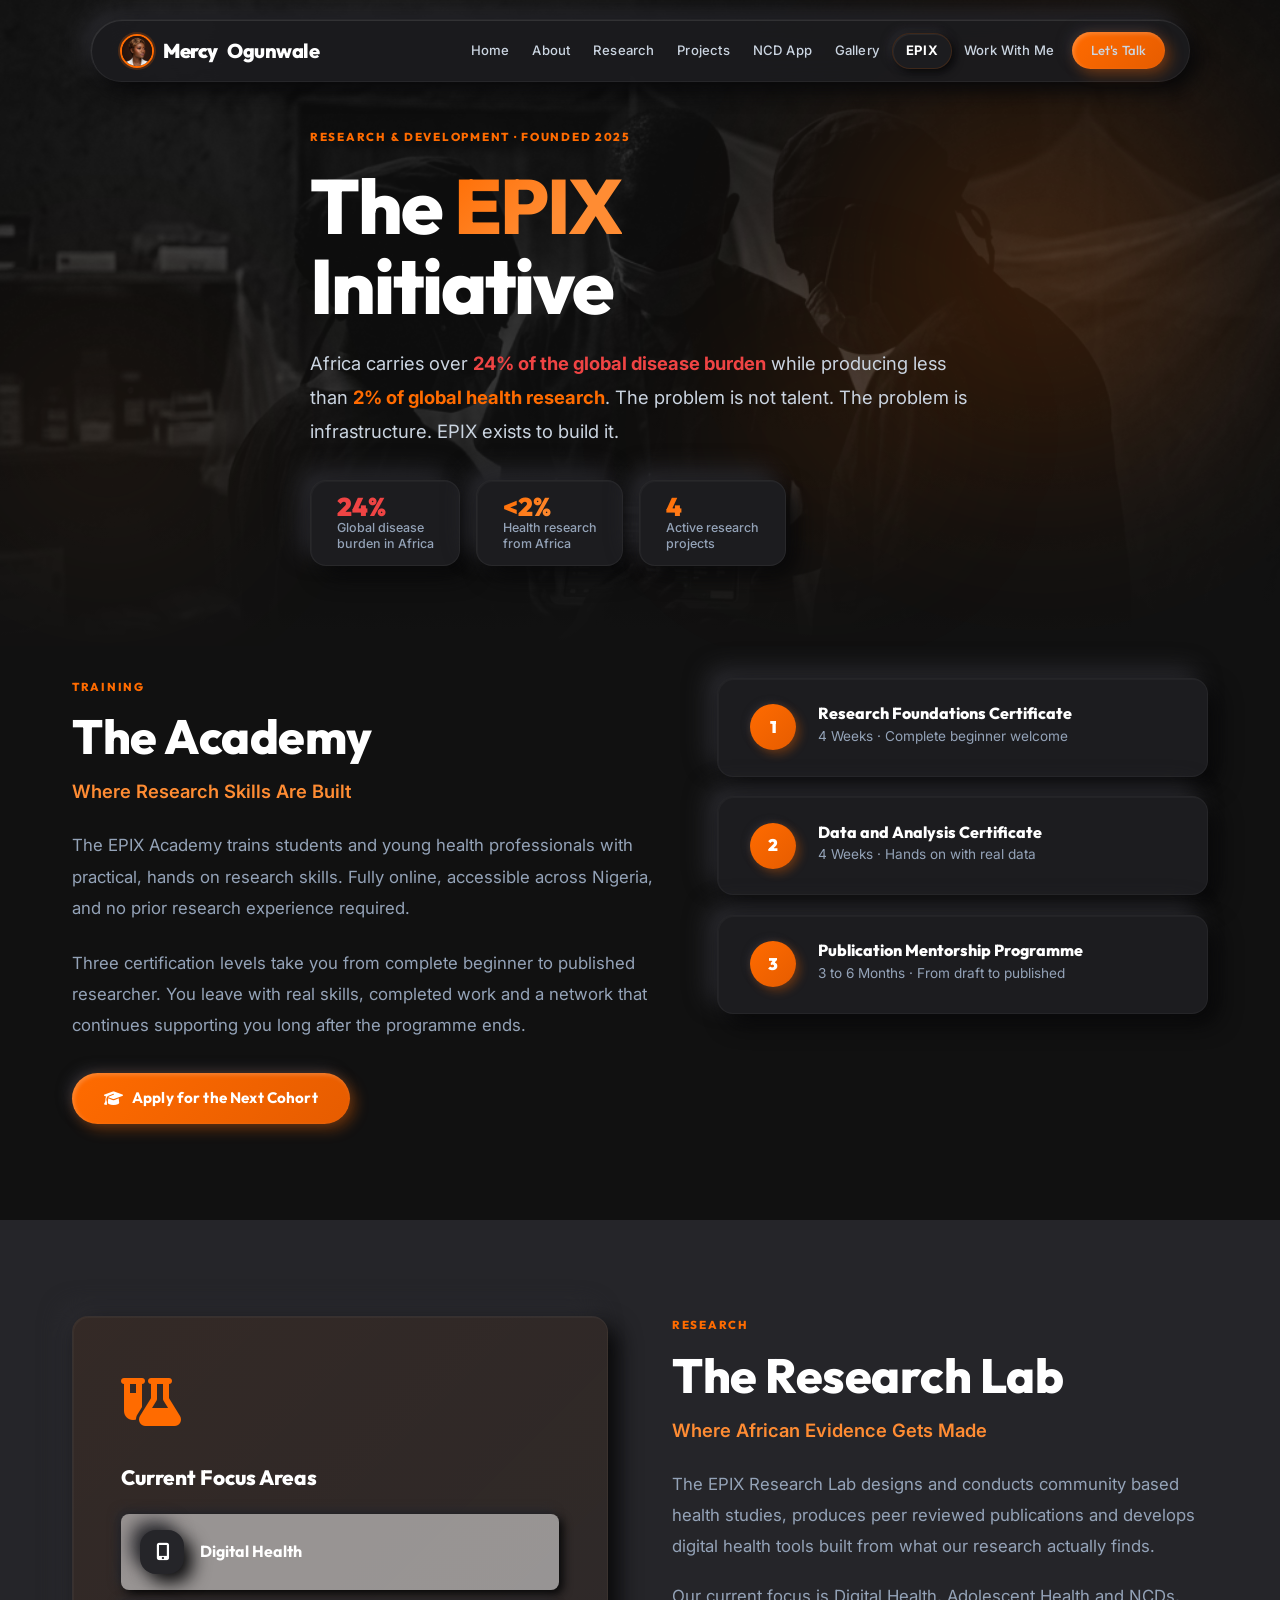
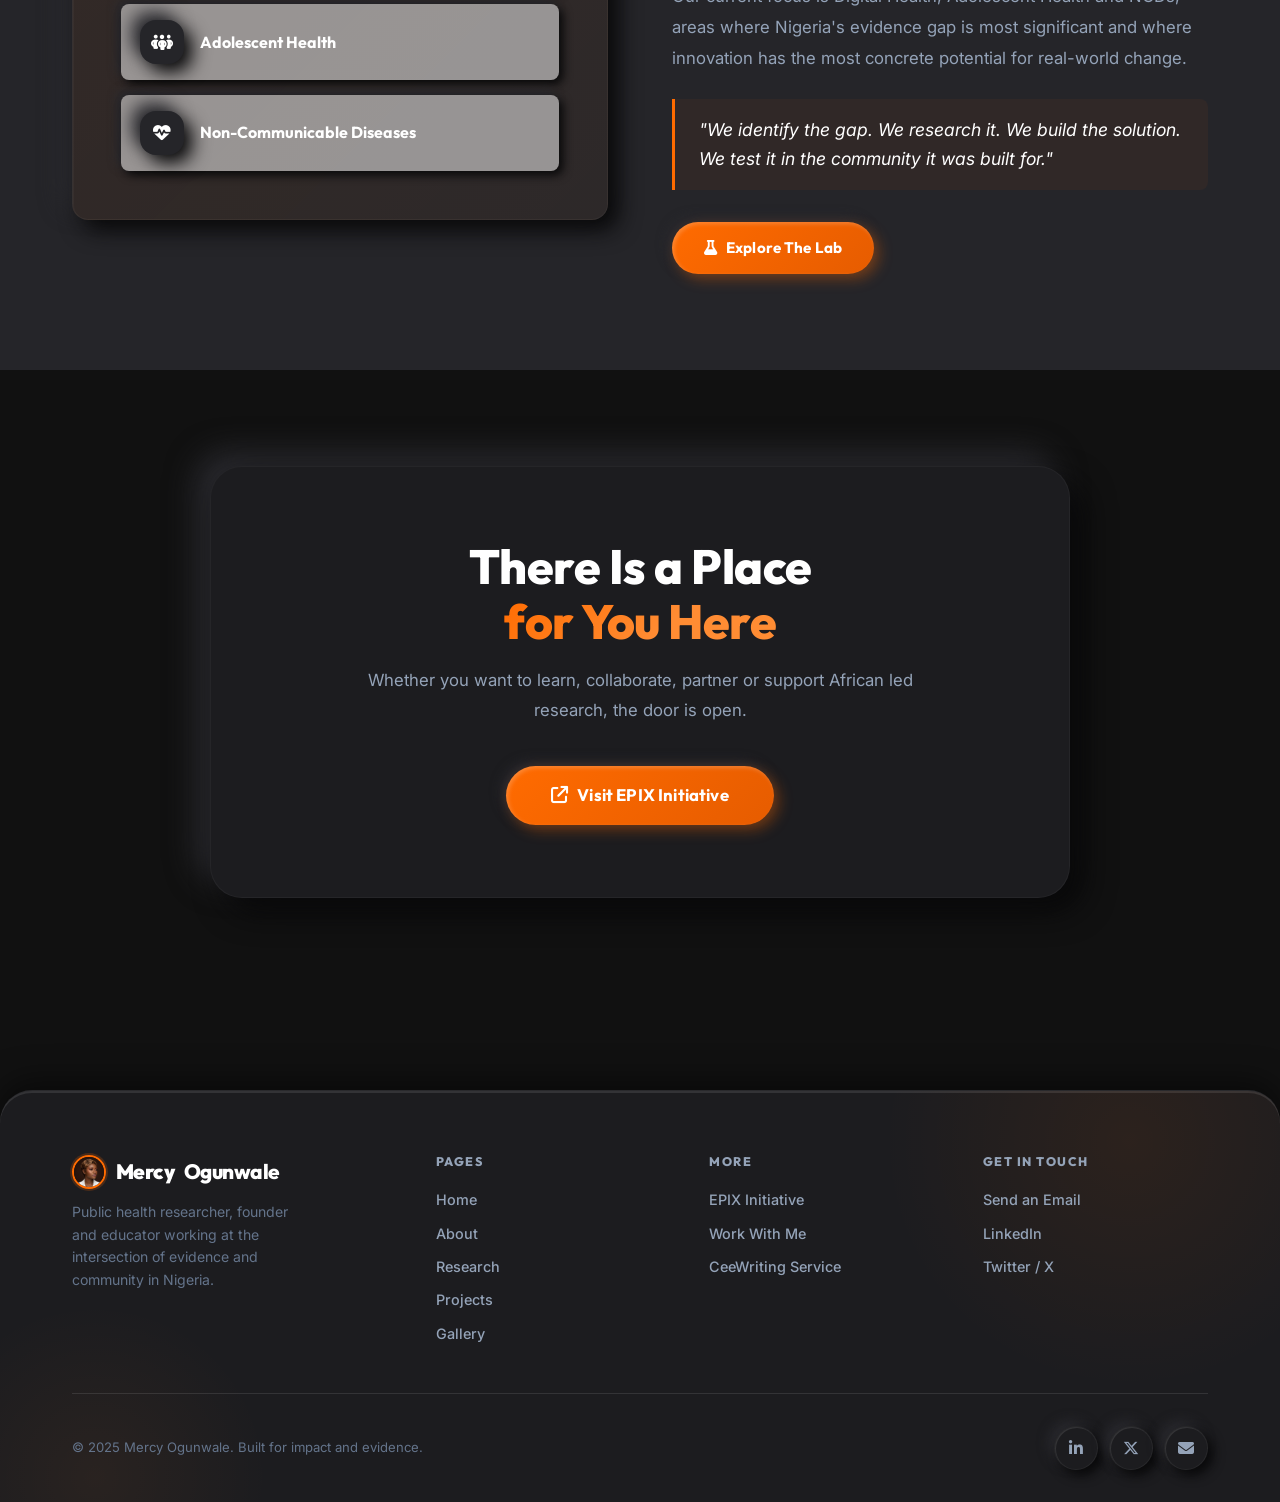
<file: epix.html>
<!DOCTYPE html>

<html lang="en">
<head>
    <!-- Primary Meta Tags -->
    <title>EPIX Initiative — Mercy Ogunwale</title>
    <meta name="title" content="EPIX Initiative — Mercy Ogunwale">
    <meta name="description" content="The EPIX Initiative, founded by Mercy Ogunwale, is dedicated to training the next generation of African health researchers and developing critical digital health tools.">
    <link rel="canonical" href="https://mercy-og.github.io/Mercyportfolio/epix.html">

    <!-- Open Graph / Facebook -->
    <meta property="og:type" content="website">
    <meta property="og:url" content="https://mercy-og.github.io/Mercyportfolio/epix.html">
    <meta property="og:title" content="EPIX Initiative — Mercy Ogunwale">
    <meta property="og:description" content="The EPIX Initiative, founded by Mercy Ogunwale, is dedicated to training the next generation of African health researchers and developing critical digital health tools.">
    <meta property="og:image" content="https://mercy-og.github.io/Mercyportfolio/assets/images/mercy-portrait.png">

    <!-- Twitter -->
    <meta property="twitter:card" content="summary_large_image">
    <meta property="twitter:url" content="https://mercy-og.github.io/Mercyportfolio/epix.html">
    <meta property="twitter:title" content="EPIX Initiative — Mercy Ogunwale">
    <meta property="twitter:description" content="The EPIX Initiative, founded by Mercy Ogunwale, is dedicated to training the next generation of African health researchers and developing critical digital health tools.">
    <meta property="twitter:image" content="https://mercy-og.github.io/Mercyportfolio/assets/images/mercy-portrait.png">
    
<meta name="google-site-verification" content="EeQFnVjDdvsdZPBnb-laEnV4lSJLQq3MkL9d2OUmkxM" />
<meta name="msvalidate.01" content="8967B07B23704F7994FA081CCEC551B5" />
<meta charset="utf-8"/><meta content="width=device-width, initial-scale=1.0" name="viewport"/>


<link href="https://fonts.googleapis.com" rel="preconnect"/><link crossorigin="" href="https://fonts.gstatic.com" rel="preconnect"/>
<link href="https://fonts.googleapis.com/css2?family=Outfit:wght@300;400;500;600;700;800;900&amp;family=Inter:ital,wght@0,300;0,400;0,500;0,600;1,300&amp;display=swap" rel="stylesheet"/>
<link href="https://cdnjs.cloudflare.com/ajax/libs/font-awesome/6.5.0/css/all.min.css" rel="stylesheet"/>
<link href="css/style.css" rel="stylesheet"/>
<link href="assets/images/mercy-portrait.png" rel="icon" type="image/png"/>
</head>
<body>
<header id="hdr">
<div class="nav-pill">
<a class="logo" href="index.html"><img alt="Mercy Ogunwale" class="logo-img" src="assets/images/mercy-portrait.png"/>Mercy <em>Ogunwale</em></a>
<div id="mob-overlay"></div>
<button class="mob-btn" id="mobBtn"><i class="fa-solid fa-bars"></i></button>
<nav class="nav-links" id="navLinks">
<a href="index.html">Home</a>
<a href="about.html">About</a>
<a href="research.html">Research</a>
<a href="projects.html">Projects</a>
<a href="adolescent-ncd-watch.html">NCD App</a>
<a href="gallery.html">Gallery</a>
<a class="active" href="epix.html">EPIX</a>
<a href="work-with-me.html">Work With Me</a>
<a class="btn btn-primary nav-cta" href="work-with-me.html">Let's Talk</a>
</nav>
</div>
</header>


<!-- HERO -->
<div class="page-hero">
<div class="page-hero-bg-img" style="background-image:url('assets/images/hero_bg_epix.png');"></div>
<div class="hero-bg">
<div class="blob blob-a" style="background:radial-gradient(circle,rgba(255,107,0,.28),transparent 70%);top:-5%;right:-5%;width:600px;height:600px;opacity:.8;"></div>
<div class="blob blob-b" style="opacity:.5;"></div>
<div class="blob blob-c" style="background:radial-gradient(circle,rgba(255,107,0,.14),transparent 70%);"></div>
</div>
<div class="wrap">
<div class="page-hero-inner">
<p class="sec-kicker reveal" style="margin-bottom:1.2rem;">Research &amp; Development · Founded 2025</p>
<h1 class="reveal">The <span class="grad">EPIX</span><br/>Initiative</h1>
<p class="lead reveal reveal-s">Africa carries over <strong style="color:var(--red);">24% of the global disease burden</strong> while producing less than <strong style="color:var(--teal);">2% of global health research</strong>. The problem is not talent. The problem is infrastructure. EPIX exists to build it.</p>
<div class="page-hero-meta">
<div class="hero-stat-pill clay reveal reveal-s">
<div>
<div class="hsp-num" style="color:var(--red);">24%</div>
<div class="hsp-lbl">Global disease<br/>burden in Africa</div>
</div>
</div>
<div class="hero-stat-pill clay reveal reveal-m">
<div>
<div class="hsp-num grad">&lt;2%</div>
<div class="hsp-lbl">Health research<br/>from Africa</div>
</div>
</div>
<div class="hero-stat-pill clay reveal reveal-l">
<div>
<div class="hsp-num grad">4</div>
<div class="hsp-lbl">Active research<br/>projects</div>
</div>
</div>
</div>
</div>
</div>
</div>
<!-- THE ACADEMY -->
<section id="academy" style="padding-top:2rem;">
<div class="wrap">
<div class="split split-wide" style="align-items:start;">
<div class="reveal">
<p class="sec-kicker">Training</p>
<h2 style="font-size:clamp(2rem,4vw,3rem);letter-spacing:-.5px;margin-bottom:.8rem;">The Academy</h2>
<p style="font-size:1.15rem;font-weight:600;color:var(--blue);margin-bottom:1.5rem;">Where Research Skills Are Built</p>
<p style="color:var(--ink-3);margin-bottom:1.5rem;font-size:1.05rem;line-height:1.85;">The EPIX Academy trains students and young health professionals with practical, hands on research skills. Fully online, accessible across Nigeria, and no prior research experience required.</p>
<p style="color:var(--ink-3);margin-bottom:2rem;font-size:1.05rem;line-height:1.85;">Three certification levels take you from complete beginner to published researcher. You leave with real skills, completed work and a network that continues supporting you long after the programme ends.</p>
<a class="btn btn-primary" href="#"><i class="fa-solid fa-graduation-cap"></i> Apply for the Next Cohort</a>
</div>
<div class="reveal reveal-m">
<div class="level">
<div class="lvl-num">1</div>
<div class="lvl-info"><h3>Research Foundations Certificate</h3><p>4 Weeks · Complete beginner welcome</p></div>
</div>
<div class="level">
<div class="lvl-num">2</div>
<div class="lvl-info"><h3>Data and Analysis Certificate</h3><p>4 Weeks · Hands on with real data</p></div>
</div>
<div class="level">
<div class="lvl-num">3</div>
<div class="lvl-info"><h3>Publication Mentorship Programme</h3><p>3 to 6 Months · From draft to published</p></div>
</div>
</div>
</div>
</div>
</section>
<!-- THE RESEARCH LAB -->
<section class="alt" id="lab">
<div class="wrap">
<div class="split" style="align-items:start;gap:4rem;">
<div class="clay reveal" style="padding:3rem;background:linear-gradient(135deg,rgba(255,107,0,.07),rgba(255,140,51,.04));">
<div style="font-size:3rem;color:var(--teal);margin-bottom:1.5rem;"><i class="fa-solid fa-flask-vial"></i></div>
<h3 style="font-size:1.3rem;margin-bottom:1.5rem;">Current Focus Areas</h3>
<div style="display:flex;flex-direction:column;gap:.9rem;">
<div style="display:flex;align-items:center;gap:1rem;padding:1rem 1.2rem;background:rgba(255,255,255,.5);border-radius:var(--r-s);box-shadow:4px 4px 10px var(--shadow-d),-4px -4px 10px var(--shadow-l);">
<div class="i-icon i-blue" style="flex-shrink:0;width:44px;height:44px;margin-bottom:0;font-size:1.1rem;"><i class="fa-solid fa-mobile-screen-button"></i></div>
<span style="font-weight:700;font-family:'Outfit',sans-serif;">Digital Health</span>
</div>
<div style="display:flex;align-items:center;gap:1rem;padding:1rem 1.2rem;background:rgba(255,255,255,.5);border-radius:var(--r-s);box-shadow:4px 4px 10px var(--shadow-d),-4px -4px 10px var(--shadow-l);">
<div class="i-icon i-amber" style="flex-shrink:0;width:44px;height:44px;margin-bottom:0;font-size:1.1rem;"><i class="fa-solid fa-people-group"></i></div>
<span style="font-weight:700;font-family:'Outfit',sans-serif;">Adolescent Health</span>
</div>
<div style="display:flex;align-items:center;gap:1rem;padding:1rem 1.2rem;background:rgba(255,255,255,.5);border-radius:var(--r-s);box-shadow:4px 4px 10px var(--shadow-d),-4px -4px 10px var(--shadow-l);">
<div class="i-icon i-green" style="flex-shrink:0;width:44px;height:44px;margin-bottom:0;font-size:1.1rem;"><i class="fa-solid fa-heart-pulse"></i></div>
<span style="font-weight:700;font-family:'Outfit',sans-serif;">Non-Communicable Diseases</span>
</div>
</div>
</div>
<div class="reveal reveal-m">
<p class="sec-kicker">Research</p>
<h2 style="font-size:clamp(2rem,4vw,3rem);letter-spacing:-.5px;margin-bottom:.8rem;">The Research Lab</h2>
<p style="font-size:1.15rem;font-weight:600;color:var(--blue);margin-bottom:1.5rem;">Where African Evidence Gets Made</p>
<p style="color:var(--ink-3);margin-bottom:1.2rem;font-size:1.05rem;line-height:1.85;">The EPIX Research Lab designs and conducts community based health studies, produces peer reviewed publications and develops digital health tools built from what our research actually finds.</p>
<p style="color:var(--ink-3);margin-bottom:1.2rem;font-size:1.05rem;line-height:1.85;">Our current focus is Digital Health, Adolescent Health and NCDs, areas where Nigeria's evidence gap is most significant and where innovation has the most concrete potential for real-world change.</p>
<div class="blockquote">"We identify the gap. We research it. We build the solution. We test it in the community it was built for."</div>
<a class="btn btn-primary" href="projects.html" style="margin-top:.5rem;"><i class="fa-solid fa-flask"></i> Explore The Lab</a>
</div>
</div>
</div>
</section>
<!-- CTA -->
<section>
<div class="wrap">
<div class="cta-box reveal">
<h2 style="font-size:clamp(2rem,4vw,3rem);letter-spacing:-.5px;margin-bottom:1rem;">There Is a Place<br/><span class="grad">for You Here</span></h2>
<p style="color:var(--ink-3);font-size:1.05rem;max-width:580px;margin:0 auto 2.5rem;line-height:1.8;">Whether you want to learn, collaborate, partner or support African led research, the door is open.</p>
<a class="btn btn-primary" href="#" style="font-size:1.05rem;padding:1rem 2.8rem;"><i class="fa-solid fa-arrow-up-right-from-square"></i> Visit EPIX Initiative</a>
</div>
</div>
</section>
<footer>
<div class="foot-wrap">
<div class="wrap">
<div class="foot-inner">
<div class="foot-brand">
<a class="logo" href="index.html"><img alt="Mercy Ogunwale" class="logo-img" src="assets/images/mercy-portrait.png"/>Mercy <em>Ogunwale</em></a>
<p class="foot-tagline">Public health researcher, founder and educator working at the intersection of evidence and community in Nigeria.</p>
</div>
<div class="foot-col">
<h4>Pages</h4>
<div class="foot-col-links">
<a href="index.html">Home</a><a href="about.html">About</a>
<a href="research.html">Research</a>
<a href="projects.html">Projects</a>
<a href="gallery.html">Gallery</a>
</div>
</div>
<div class="foot-col">
<h4>More</h4>
<div class="foot-col-links">
<a href="epix.html">EPIX Initiative</a>
<a href="work-with-me.html">Work With Me</a>
<a href="https://ceewriting.com" target="_blank">CeeWriting Service</a>
</div>
</div>
<div class="foot-col">
<h4>Get in Touch</h4>
<div class="foot-col-links">
<a href="mailto:contact@mercyogunwale.com">Send an Email</a>
<a href="#">LinkedIn</a>
<a href="#">Twitter / X</a>
</div>
</div>
</div>
<div class="foot-bottom-bar">
<p class="foot-copy">© 2025 Mercy Ogunwale. Built for impact and evidence.</p>
<div class="foot-social">
<a aria-label="LinkedIn" class="soc-btn" href="#"><i class="fa-brands fa-linkedin-in"></i></a>
<a aria-label="Twitter/X" class="soc-btn" href="#"><i class="fa-brands fa-x-twitter"></i></a>
<a aria-label="Email" class="soc-btn" href="mailto:contact@mercyogunwale.com"><i class="fa-solid fa-envelope"></i></a>
</div>
</div>
</div>
</div>
</footer>
<script src="js/main.js"></script>
</body>
</html>
</file>
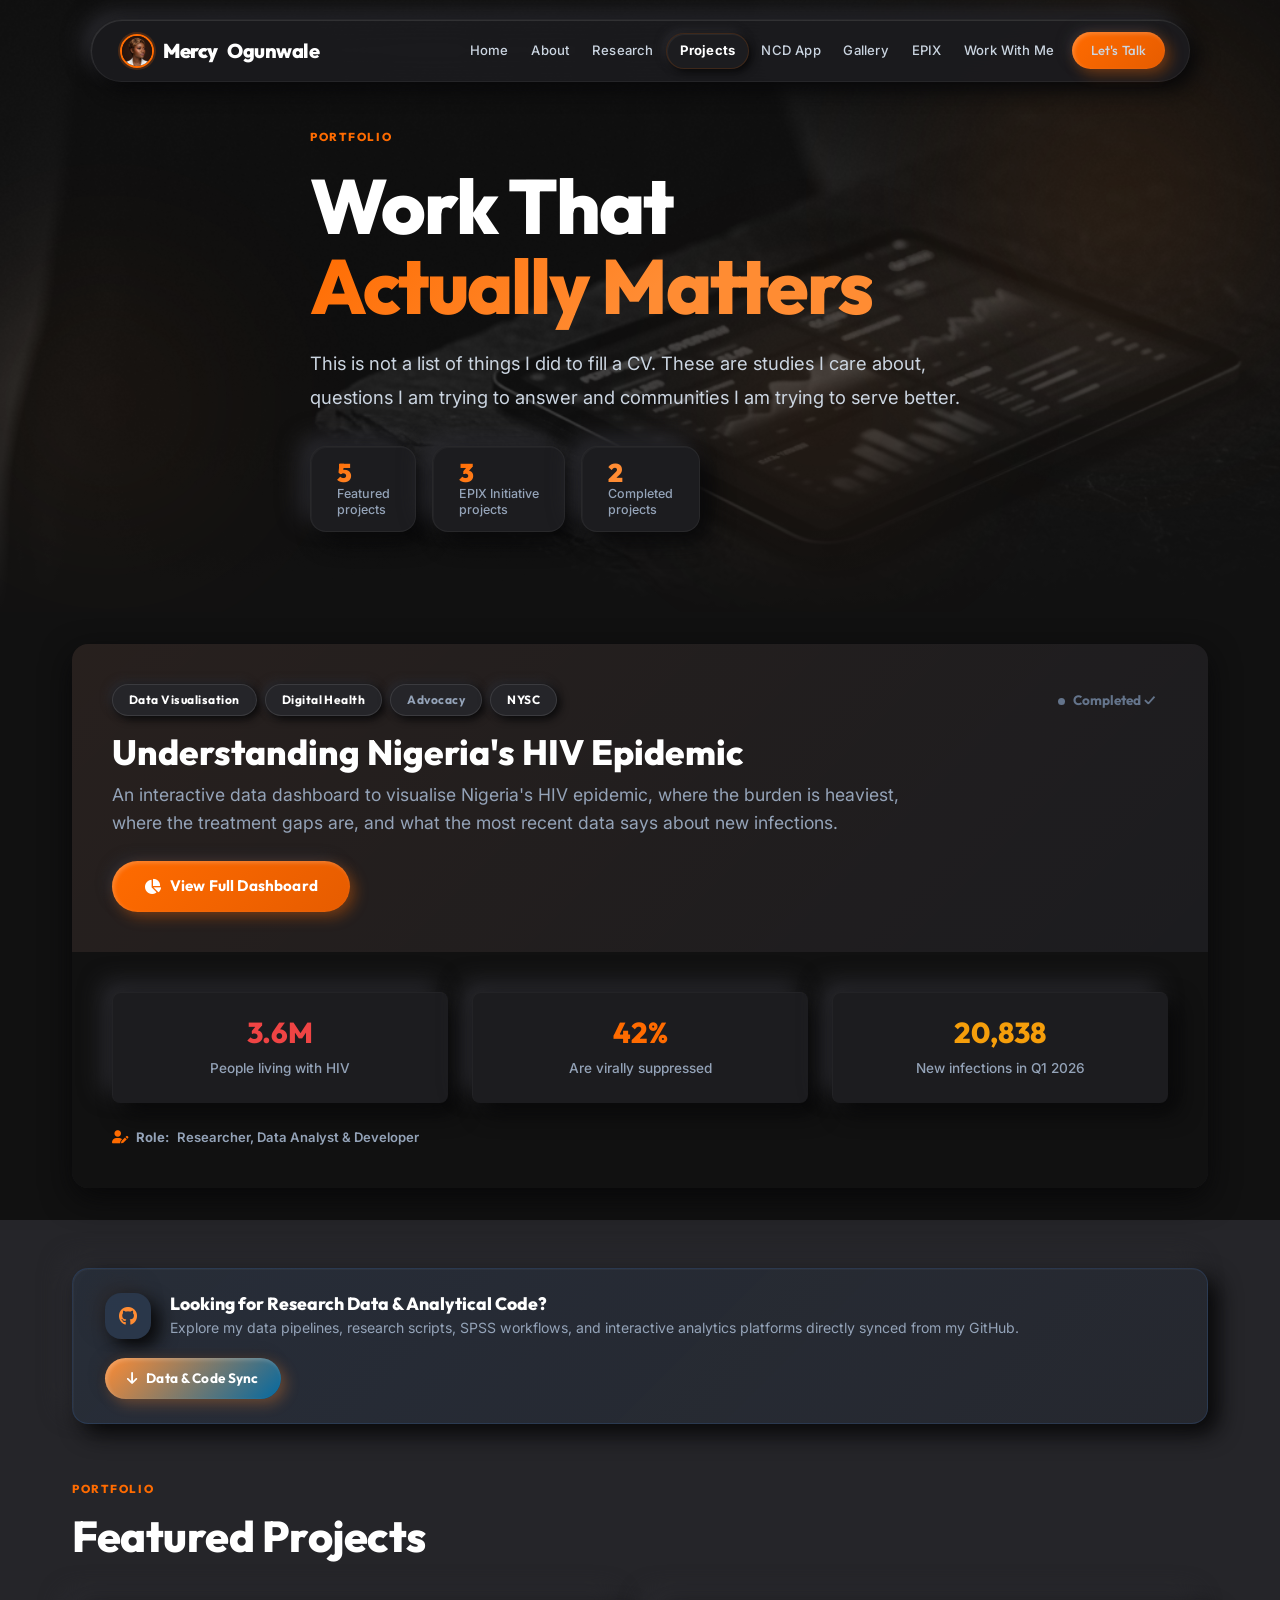
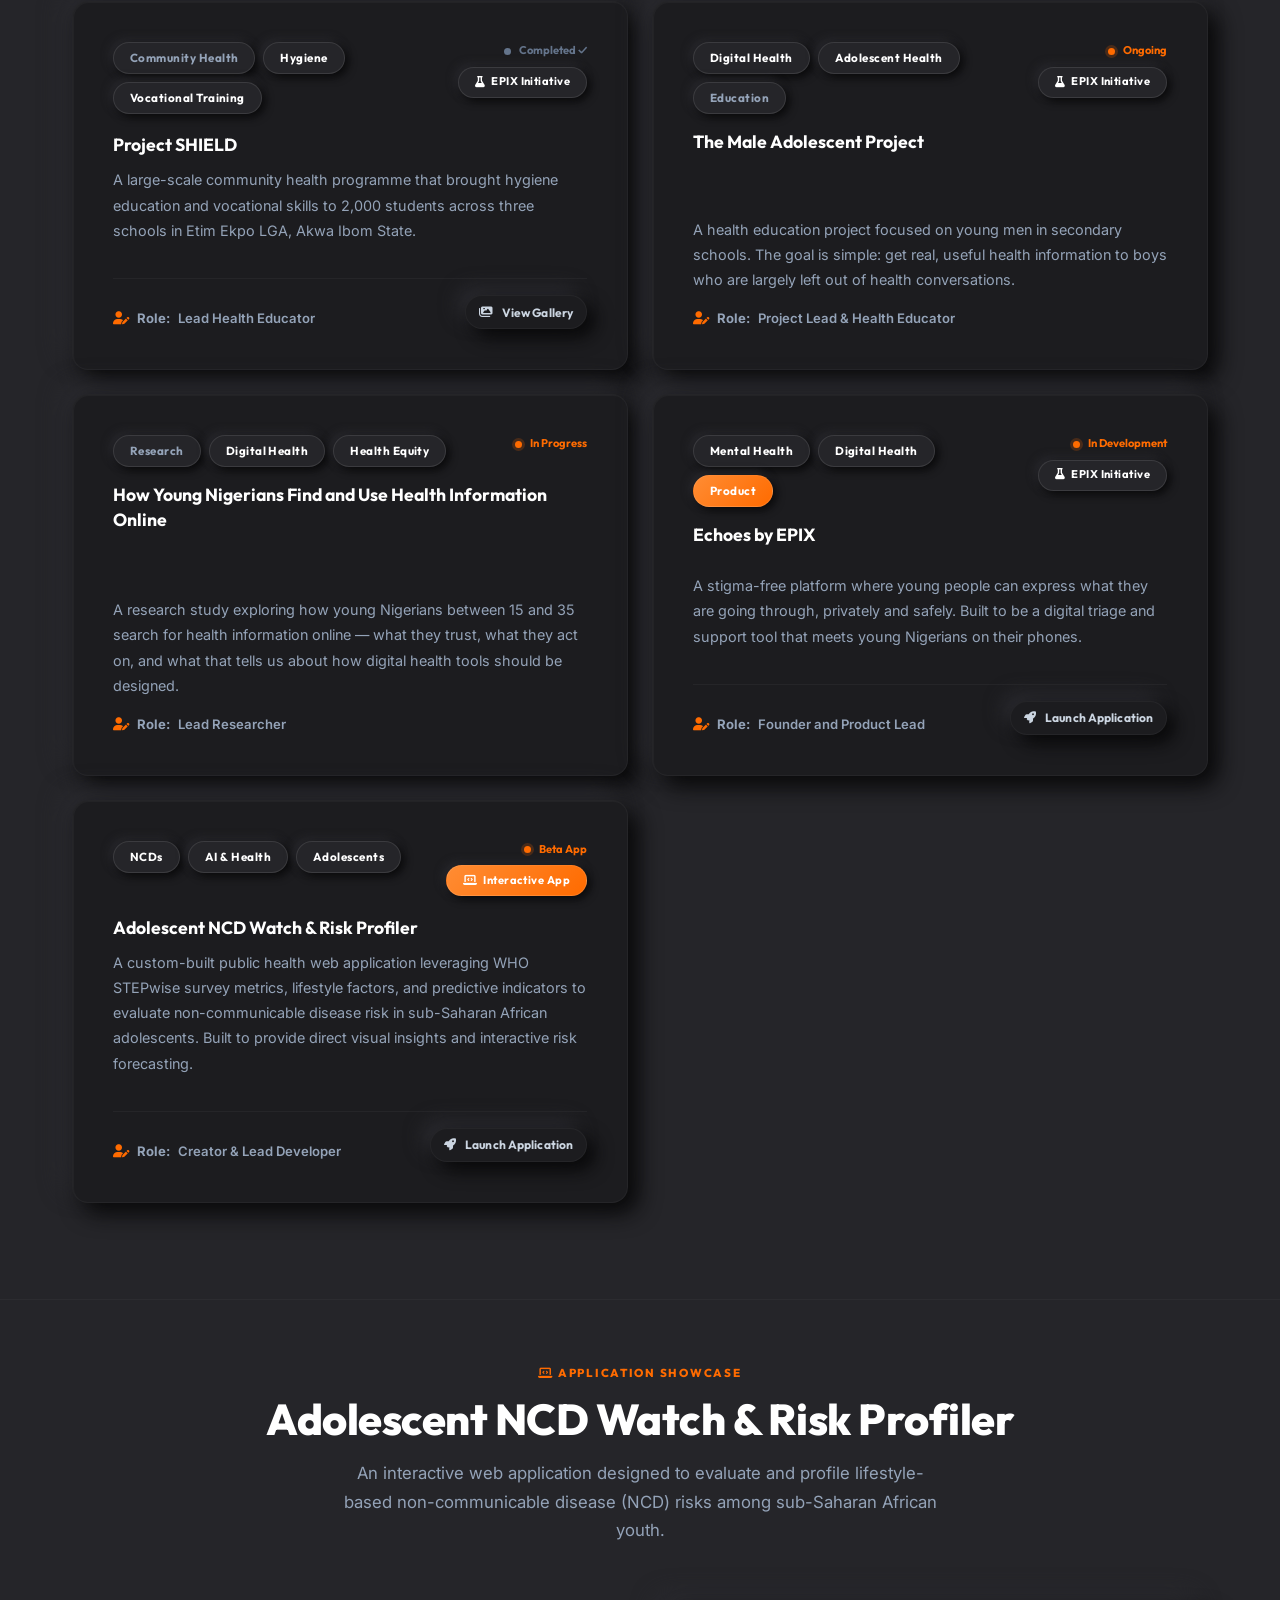
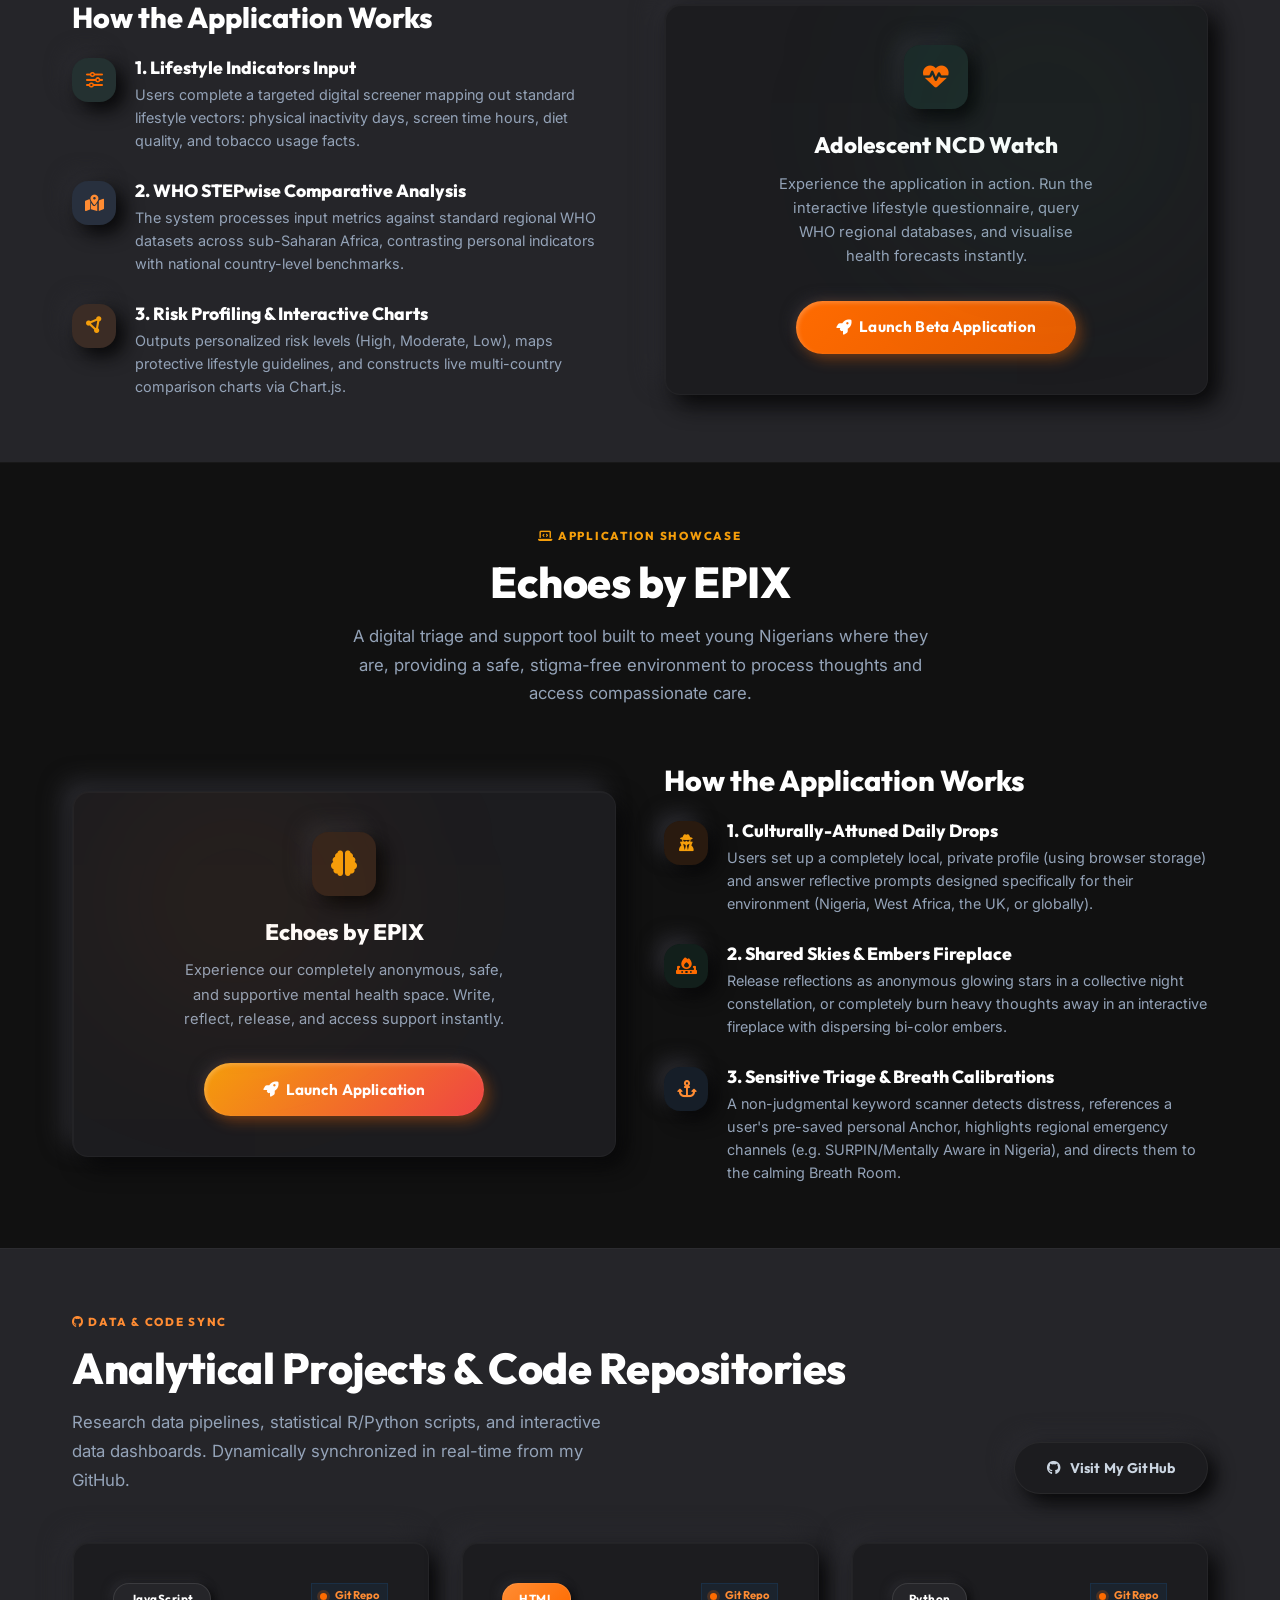
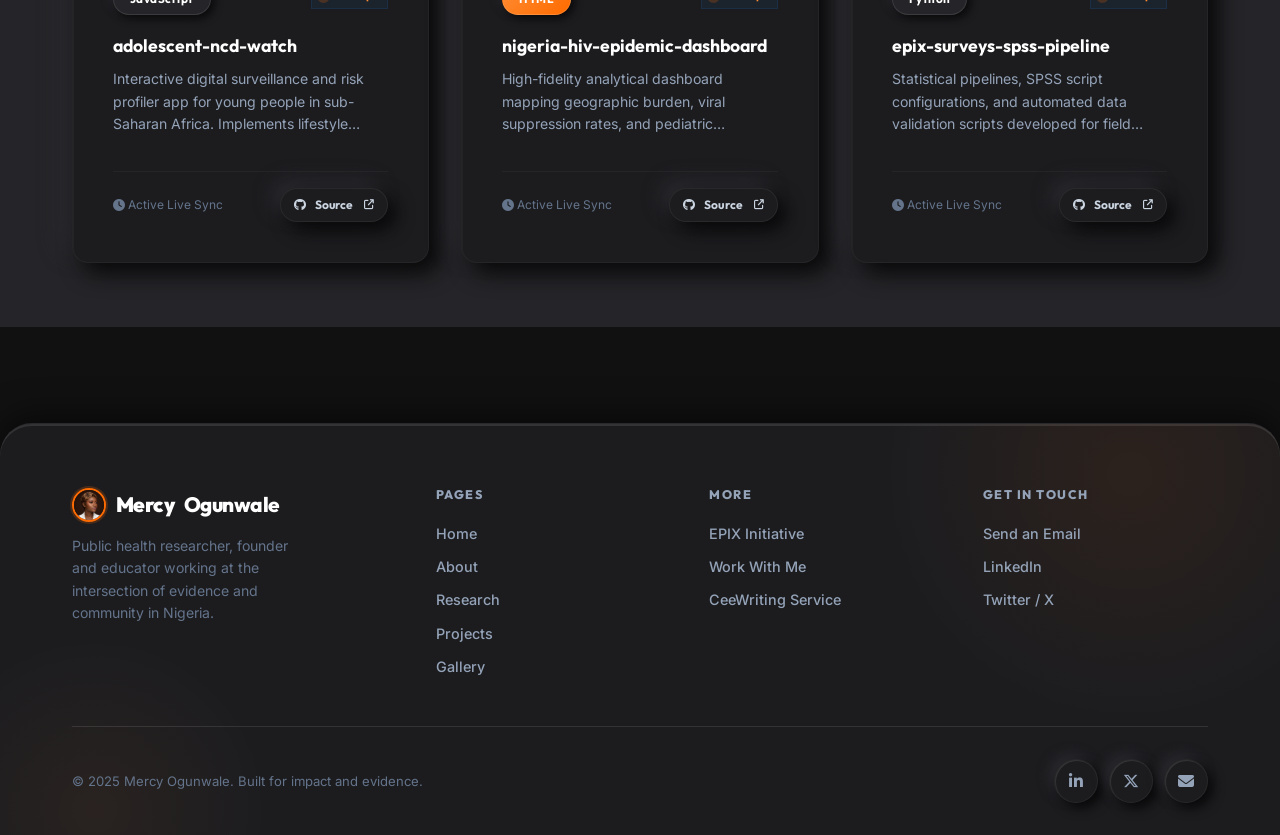
<file: projects.html>
<!DOCTYPE html>

<html lang="en">
<head>
    <!-- Primary Meta Tags -->
    <title>Projects — Mercy Ogunwale</title>
    <meta name="title" content="Projects — Mercy Ogunwale">
    <meta name="description" content="Discover the impactful public health projects led by Mercy Ogunwale, including the Adolescent NCD Watch and initiatives combating health misinformation in Nigeria.">
    <link rel="canonical" href="https://mercy-og.github.io/Mercyportfolio/projects.html">

    <!-- Open Graph / Facebook -->
    <meta property="og:type" content="website">
    <meta property="og:url" content="https://mercy-og.github.io/Mercyportfolio/projects.html">
    <meta property="og:title" content="Projects — Mercy Ogunwale">
    <meta property="og:description" content="Discover the impactful public health projects led by Mercy Ogunwale, including the Adolescent NCD Watch and initiatives combating health misinformation in Nigeria.">
    <meta property="og:image" content="https://mercy-og.github.io/Mercyportfolio/assets/images/mercy-portrait.png">

    <!-- Twitter -->
    <meta property="twitter:card" content="summary_large_image">
    <meta property="twitter:url" content="https://mercy-og.github.io/Mercyportfolio/projects.html">
    <meta property="twitter:title" content="Projects — Mercy Ogunwale">
    <meta property="twitter:description" content="Discover the impactful public health projects led by Mercy Ogunwale, including the Adolescent NCD Watch and initiatives combating health misinformation in Nigeria.">
    <meta property="twitter:image" content="https://mercy-og.github.io/Mercyportfolio/assets/images/mercy-portrait.png">
    
<meta name="google-site-verification" content="EeQFnVjDdvsdZPBnb-laEnV4lSJLQq3MkL9d2OUmkxM" />
<meta name="msvalidate.01" content="8967B07B23704F7994FA081CCEC551B5" />
<meta charset="utf-8"/><meta content="width=device-width, initial-scale=1.0" name="viewport"/>


<link href="https://fonts.googleapis.com" rel="preconnect"/><link crossorigin="" href="https://fonts.gstatic.com" rel="preconnect"/>
<link href="https://fonts.googleapis.com/css2?family=Outfit:wght@300;400;500;600;700;800;900&amp;family=Inter:ital,wght@0,300;0,400;0,500;0,600;1,300&amp;display=swap" rel="stylesheet"/>
<link href="https://cdnjs.cloudflare.com/ajax/libs/font-awesome/6.5.0/css/all.min.css" rel="stylesheet"/>
<link href="css/style.css" rel="stylesheet"/>
<link href="assets/images/mercy-portrait.png" rel="icon" type="image/png"/>
</head>
<body>
<header id="hdr">
<div class="nav-pill">
<a class="logo" href="index.html"><img alt="Mercy Ogunwale" class="logo-img" src="assets/images/mercy-portrait.png"/>Mercy <em>Ogunwale</em></a>
<div id="mob-overlay"></div>
<button class="mob-btn" id="mobBtn"><i class="fa-solid fa-bars"></i></button>
<nav class="nav-links" id="navLinks">
<a href="index.html">Home</a>
<a href="about.html">About</a>
<a href="research.html">Research</a>
<a class="active" href="projects.html">Projects</a>
<a href="adolescent-ncd-watch.html">NCD App</a>
<a href="gallery.html">Gallery</a>
<a href="epix.html">EPIX</a>
<a href="work-with-me.html">Work With Me</a>
<a class="btn btn-primary nav-cta" href="work-with-me.html">Let's Talk</a>
</nav>
</div>
</header>

<!-- HERO -->
<div class="page-hero">
<div class="page-hero-bg-img" style="background-image:url('assets/images/hero_bg_projects.png');"></div>
<div class="hero-bg">
<div class="blob blob-a" style="background:radial-gradient(circle,rgba(255,140,51,.2),transparent 70%);opacity:.7;"></div>
<div class="blob blob-b" style="opacity:.45;"></div>
<div class="blob blob-c" style="background:radial-gradient(circle,rgba(255,107,0,.15),transparent 70%);"></div>
</div>
<div class="wrap">
<div class="page-hero-inner">
<p class="sec-kicker reveal" style="margin-bottom:1.2rem;">Portfolio</p>
<h1 class="reveal">Work That<br/><span class="grad">Actually Matters</span></h1>
<p class="lead reveal reveal-s">This is not a list of things I did to fill a CV. These are studies I care about, questions I am trying to answer and communities I am trying to serve better.</p>
<div class="page-hero-meta">
<div class="hero-stat-pill clay reveal reveal-s">
<div>
<div class="hsp-num grad">5</div>
<div class="hsp-lbl">Featured<br/>projects</div>
</div>
</div>
<div class="hero-stat-pill clay reveal reveal-m">
<div>
<div class="hsp-num grad">3</div>
<div class="hsp-lbl">EPIX Initiative<br/>projects</div>
</div>
</div>
<div class="hero-stat-pill clay reveal reveal-l">
<div>
<div class="hsp-num" style="color:var(--blue);">2</div>
<div class="hsp-lbl">Completed<br/>projects</div>
</div>
</div>
</div>
</div>
</div>
</div>
<!-- HERO PROJECT -->
<section style="padding-top:2rem; padding-bottom: 2rem;">
<div class="wrap">
<div class="proj-featured reveal" style="background:var(--surface); border-radius:var(--r-m); box-shadow:0 10px 30px var(--shadow-d); overflow:hidden; border:1px solid var(--border); display:flex; flex-direction:column;">
<div style="padding:2.5rem; border-bottom:1px solid var(--border); background:linear-gradient(135deg, rgba(255,107,0,.05), transparent);">
<div style="display:flex; justify-content:space-between; align-items:flex-start; flex-wrap:wrap; gap:1rem; margin-bottom:1.5rem;">
<div>
<div class="proj-areas" style="margin-bottom:1rem; display:flex; gap:.5rem; flex-wrap:wrap;">
<a href="#" class="tag tag-amber" style="font-size:.75rem;">Data Visualisation</a>
<a href="#" class="tag tag-blue" style="font-size:.75rem;">Digital Health</a>
<a href="#" class="tag tag-muted" style="font-size:.75rem;">Advocacy</a>
<a href="#" class="tag tag-green" style="font-size:.75rem;">NYSC</a>
</div>
<h2 style="font-size:clamp(1.5rem, 3vw, 2.2rem); margin-bottom:.5rem;">Understanding Nigeria's HIV Epidemic</h2>
<p style="color:var(--ink-3); font-size:1.1rem; max-width:800px; line-height:1.6;">An interactive data dashboard to visualise Nigeria's HIV epidemic, where the burden is heaviest, where the treatment gaps are, and what the most recent data says about new infections.</p>
</div>
<div style="text-align:right;">
<span class="status status-done" style="font-size:.85rem; padding:.4rem .8rem;">Completed &#10003;</span>
</div>
</div>
<div style="display:flex; gap:1rem; align-items:center;">
<a href="nigeria_hiv_dashboard.html" target="_blank" class="btn btn-primary"><i class="fa-solid fa-chart-pie"></i> View Full Dashboard</a>
</div>
</div>
<div style="padding:2.5rem; background:var(--bg);">
<div style="display:grid; grid-template-columns:repeat(auto-fit, minmax(200px, 1fr)); gap:1.5rem; margin-bottom: 1.5rem;">
<div class="stat-box" style="padding:1.5rem; border:1px solid var(--border); border-radius:var(--r-s); background:var(--surface);">
<h4 style="font-size:1.8rem; color:var(--red); margin-bottom:.5rem;">3.6M</h4>
<p style="font-size:.85rem; color:var(--ink-3); font-weight:500;">People living with HIV</p>
</div>
<div class="stat-box" style="padding:1.5rem; border:1px solid var(--border); border-radius:var(--r-s); background:var(--surface);">
<h4 style="font-size:1.8rem; color:var(--teal); margin-bottom:.5rem;">42%</h4>
<p style="font-size:.85rem; color:var(--ink-3); font-weight:500;">Are virally suppressed</p>
</div>
<div class="stat-box" style="padding:1.5rem; border:1px solid var(--border); border-radius:var(--r-s); background:var(--surface);">
<h4 style="font-size:1.8rem; color:var(--amber); margin-bottom:.5rem;">20,838</h4>
<p style="font-size:.85rem; color:var(--ink-3); font-weight:500;">New infections in Q1 2026</p>
</div>
</div>
<p class="proj-role"><i class="fa-solid fa-user-pen" style="color:var(--teal);"></i> <strong>Role:</strong> Researcher, Data Analyst &amp; Developer</p>
</div>
</div>
</div>
</section>

<!-- PROJECTS GRID -->
<section class="alt" style="padding-top:2rem;">
<div class="wrap">

  <!-- Path to Technical Projects Banner -->
  <div class="reveal" style="margin-top:1rem; margin-bottom:3.5rem;">
    <div style="background:linear-gradient(135deg, rgba(67,144,241,0.08) 0%, rgba(67,144,241,0.03) 100%); border:1.5px solid rgba(67,144,241,0.15); border-radius:var(--r-m); padding:1.5rem 2rem; display:flex; justify-content:space-between; align-items:center; flex-wrap:wrap; gap:1.2rem; box-shadow:var(--clay-card);">
      <div style="display:flex; align-items:center; gap:1.2rem;">
        <div class="i-icon i-blue" style="margin-bottom:0; flex-shrink:0; width:46px; height:46px; font-size:1.15rem; background:rgba(67,144,241,0.1); color:var(--blue);"><i class="fa-brands fa-github"></i></div>
        <div>
          <h4 style="font-size:1.1rem; color:#fff; font-family:'Outfit'; margin-bottom:0.2rem;">Looking for Research Data &amp; Analytical Code?</h4>
          <p style="font-size:0.88rem; color:var(--ink-3); line-height:1.5; margin:0;">Explore my data pipelines, research scripts, SPSS workflows, and interactive analytics platforms directly synced from my GitHub.</p>
        </div>
      </div>
      <a href="#github-projects" class="btn btn-blue" style="font-size:0.85rem; padding:0.6rem 1.4rem;"><i class="fa-solid fa-arrow-down"></i> Data &amp; Code Sync</a>
    </div>
  </div>


<p class="sec-kicker reveal">Portfolio</p>
<h2 class="sec-title reveal">Featured Projects</h2>
<div class="bento bento-2" style="margin-top:2.5rem;">

<!-- Project 2 -->
<div class="proj-card reveal" style="display:flex; flex-direction:column; justify-content:space-between;">
  <div>
    <div class="proj-head" style="align-items:flex-start; margin-bottom:1.2rem;">
      <div class="proj-areas" style="flex-wrap:wrap; gap:.5rem;">
        <span class="tag tag-muted" style="font-size:.73rem;">Community Health</span>
        <span class="tag tag-blue" style="font-size:.73rem;">Hygiene</span>
        <span class="tag tag-green" style="font-size:.73rem;">Vocational Training</span>
      </div>
      <div style="display:flex; flex-direction:column; gap:.4rem; align-items:flex-end;">
        <span class="status status-done" style="font-size:.7rem; white-space:nowrap;">Completed &#10003;</span>
        <span class="tag tag-blue" style="font-size:.7rem; white-space:nowrap; border-radius:var(--r-pill);"><i class="fa-solid fa-flask"></i> EPIX Initiative</span>
      </div>
    </div>
    <h3 class="proj-title" style="margin-bottom:0.6rem;"><a href="gallery.html?filter=fieldwork" style="color:inherit; text-decoration:none;" onmouseover="this.style.color='var(--teal)'" onmouseout="this.style.color='inherit'">Project SHIELD</a></h3>
    <p class="proj-desc" style="margin-bottom:1.2rem;">A large-scale community health programme that brought hygiene education and vocational skills to 2,000 students across three schools in Etim Ekpo LGA, Akwa Ibom State.</p>
  </div>
  <div style="margin-top:auto; padding-top:1rem; display:flex; justify-content:space-between; align-items:center; border-top:1px solid rgba(255,255,255,0.04);">
    <p class="proj-role" style="margin-bottom:0;"><i class="fa-solid fa-user-pen" style="color:var(--teal);"></i> <strong>Role:</strong> Lead Health Educator</p>
    <a href="gallery.html?filter=fieldwork" class="btn btn-ghost" style="padding:0.4rem 0.8rem; font-size:0.75rem;"><i class="fa-solid fa-images"></i> View Gallery</a>
  </div>
</div>

<!-- Project 1 -->
<div class="proj-card reveal reveal-s">
<div class="proj-head" style="align-items:flex-start;">
<div class="proj-areas" style="flex-wrap:wrap; gap:.5rem;">
<a href="#" class="tag tag-blue" style="font-size:.73rem;">Digital Health</a>
<a href="#" class="tag tag-amber" style="font-size:.73rem;">Adolescent Health</a>
<a href="#" class="tag tag-muted" style="font-size:.73rem;">Education</a>
</div>
<div style="display:flex; flex-direction:column; gap:.4rem; align-items:flex-end;">
<span class="status status-live" style="font-size:.7rem; white-space:nowrap;">Ongoing</span>
<span class="tag tag-blue" style="font-size:.7rem; white-space:nowrap; border-radius:var(--r-pill);"><i class="fa-solid fa-flask"></i> EPIX Initiative</span>
</div>
</div>
<h3 class="proj-title">The Male Adolescent Project</h3>
<p class="proj-desc">A health education project focused on young men in secondary schools. The goal is simple: get real, useful health information to boys who are largely left out of health conversations.</p>
<p class="proj-role"><i class="fa-solid fa-user-pen" style="color:var(--teal);"></i> <strong>Role:</strong> Project Lead &amp; Health Educator</p>
</div>

<!-- Project 3 -->
<div class="proj-card reveal">
<div class="proj-head" style="align-items:flex-start;">
<div class="proj-areas" style="flex-wrap:wrap; gap:.5rem;">
<a href="#" class="tag tag-muted" style="font-size:.73rem;">Research</a>
<a href="#" class="tag tag-blue" style="font-size:.73rem;">Digital Health</a>
<a href="#" class="tag tag-green" style="font-size:.73rem;">Health Equity</a>
</div>
<div style="display:flex; flex-direction:column; gap:.4rem; align-items:flex-end;">
<span class="status status-live" style="font-size:.7rem; white-space:nowrap;">In Progress</span>
</div>
</div>
<h3 class="proj-title">How Young Nigerians Find and Use Health Information Online</h3>
<p class="proj-desc">A research study exploring how young Nigerians between 15 and 35 search for health information online &mdash; what they trust, what they act on, and what that tells us about how digital health tools should be designed.</p>
<p class="proj-role"><i class="fa-solid fa-user-pen" style="color:var(--teal);"></i> <strong>Role:</strong> Lead Researcher</p>
</div>

<!-- Project 5 -->
<div class="proj-card reveal reveal-s" style="display:flex; flex-direction:column; justify-content:space-between;">
<div class="proj-head" style="align-items:flex-start;">
<div class="proj-areas" style="flex-wrap:wrap; gap:.5rem;">
<a href="#" class="tag tag-amber" style="font-size:.73rem;">Mental Health</a>
<a href="#" class="tag tag-blue" style="font-size:.73rem;">Digital Health</a>
<a href="#" class="tag tag-teal" style="font-size:.73rem;">Product</a>
</div>
<div style="display:flex; flex-direction:column; gap:.4rem; align-items:flex-end;">
<span class="status status-live" style="font-size:.7rem; white-space:nowrap;">In Development</span>
<span class="tag tag-blue" style="font-size:.7rem; white-space:nowrap; border-radius:var(--r-pill);"><i class="fa-solid fa-flask"></i> EPIX Initiative</span>
</div>
</div>
<h3 class="proj-title" style="margin-bottom:0.6rem;"><a href="echoes.html" style="color:inherit; text-decoration:none;" onmouseover="this.style.color='var(--teal)'" onmouseout="this.style.color='inherit'">Echoes by EPIX</a></h3>
<p class="proj-desc" style="margin-bottom:1.2rem;">A stigma-free platform where young people can express what they are going through, privately and safely. Built to be a digital triage and support tool that meets young Nigerians on their phones.</p>
<div style="margin-top:auto; padding-top:1rem; display:flex; justify-content:space-between; align-items:center; border-top:1px solid rgba(255,255,255,0.04);">
<p class="proj-role" style="margin-bottom:0;"><i class="fa-solid fa-user-pen" style="color:var(--teal);"></i> <strong>Role:</strong> Founder and Product Lead</p>
<a href="echoes.html" class="btn btn-ghost" style="padding:0.4rem 0.8rem; font-size:0.75rem;"><i class="fa-solid fa-rocket"></i> Launch Application</a>
</div>
</div>

<!-- Project 5: Adolescent NCD Watch -->
<div class="proj-card reveal reveal-m" style="display:flex; flex-direction:column; justify-content:space-between;">
  <div>
    <div class="proj-head" style="align-items:flex-start; margin-bottom:1.2rem;">
      <div class="proj-areas" style="flex-wrap:wrap; gap:.5rem;">
        <span class="tag tag-green" style="font-size:.73rem;">NCDs</span>
        <span class="tag tag-blue" style="font-size:.73rem;">AI &amp; Health</span>
        <span class="tag tag-amber" style="font-size:.73rem;">Adolescents</span>
      </div>
      <div style="display:flex; flex-direction:column; gap:.4rem; align-items:flex-end;">
        <span class="status status-live" style="font-size:.7rem; white-space:nowrap;">Beta App</span>
        <span class="tag tag-teal" style="font-size:.7rem; white-space:nowrap; border-radius:var(--r-pill);"><i class="fa-solid fa-laptop-code"></i> Interactive App</span>
      </div>
    </div>
    <h3 class="proj-title" style="margin-bottom:0.6rem;"><a href="adolescent-ncd-watch.html" style="color:inherit; text-decoration:none;" onmouseover="this.style.color='var(--teal)'" onmouseout="this.style.color='inherit'">Adolescent NCD Watch &amp; Risk Profiler</a></h3>
    <p class="proj-desc" style="margin-bottom:1.2rem;">A custom-built public health web application leveraging WHO STEPwise survey metrics, lifestyle factors, and predictive indicators to evaluate non-communicable disease risk in sub-Saharan African adolescents. Built to provide direct visual insights and interactive risk forecasting.</p>
  </div>
  <div style="margin-top:auto; padding-top:1rem; display:flex; justify-content:space-between; align-items:center; border-top:1px solid rgba(255,255,255,0.04);">
    <p class="proj-role" style="margin-bottom:0;"><i class="fa-solid fa-user-pen" style="color:var(--teal);"></i> <strong>Role:</strong> Creator &amp; Lead Developer</p>
    <a href="adolescent-ncd-watch.html" class="btn btn-ghost" style="padding:0.4rem 0.8rem; font-size:0.75rem;"><i class="fa-solid fa-rocket"></i> Launch Application</a>
  </div>
</div>

</div>
</div>
</section>

<!-- APPLICATION SHOWCASE: ADOLESCENT NCD WATCH -->
<section class="alt" style="padding-top:4rem; padding-bottom:4rem; border-top:1px solid rgba(255,255,255,0.03);">
<div class="wrap">
  <div class="reveal" style="text-align:center; margin-bottom:3.5rem;">
    <p class="sec-kicker" style="color:var(--teal);"><i class="fa-solid fa-laptop-code"></i> Application Showcase</p>
    <h2 class="sec-title">Adolescent NCD Watch &amp; Risk Profiler</h2>
    <p class="sec-sub" style="max-width:600px; margin:0 auto;">An interactive web application designed to evaluate and profile lifestyle-based non-communicable disease (NCD) risks among sub-Saharan African youth.</p>
  </div>

  <div style="display:grid; grid-template-columns:1fr 1fr; gap:3rem; align-items:center;">
    <!-- Left Side: Interactive Explanation -->
    <div class="reveal reveal-s">
      <h3 style="font-size:1.8rem; color:#fff; font-family:'Outfit'; margin-bottom:1.5rem;">How the Application Works</h3>
      
      <div style="display:flex; flex-direction:column; gap:1.8rem;">
        <!-- Step 1 -->
        <div style="display:flex; gap:1.2rem; align-items:flex-start;">
          <div class="i-icon i-teal" style="margin-bottom:0; flex-shrink:0; width:44px; height:44px; font-size:1.05rem; background:rgba(29,158,117,0.1); color:var(--teal);"><i class="fa-solid fa-sliders"></i></div>
          <div>
            <h4 style="font-size:1.1rem; color:#fff; font-family:'Outfit'; margin-bottom:0.3rem;">1. Lifestyle Indicators Input</h4>
            <p style="font-size:0.9rem; color:var(--ink-3); line-height:1.6; margin:0;">Users complete a targeted digital screener mapping out standard lifestyle vectors: physical inactivity days, screen time hours, diet quality, and tobacco usage facts.</p>
          </div>
        </div>

        <!-- Step 2 -->
        <div style="display:flex; gap:1.2rem; align-items:flex-start;">
          <div class="i-icon i-blue" style="margin-bottom:0; flex-shrink:0; width:44px; height:44px; font-size:1.05rem; background:rgba(67,144,241,0.1); color:var(--blue);"><i class="fa-solid fa-map-location-dot"></i></div>
          <div>
            <h4 style="font-size:1.1rem; color:#fff; font-family:'Outfit'; margin-bottom:0.3rem;">2. WHO STEPwise Comparative Analysis</h4>
            <p style="font-size:0.9rem; color:var(--ink-3); line-height:1.6; margin:0;">The system processes input metrics against standard regional WHO datasets across sub-Saharan Africa, contrasting personal indicators with national country-level benchmarks.</p>
          </div>
        </div>

        <!-- Step 3 -->
        <div style="display:flex; gap:1.2rem; align-items:flex-start;">
          <div class="i-icon i-amber" style="margin-bottom:0; flex-shrink:0; width:44px; height:44px; font-size:1.05rem; background:rgba(255,107,0,0.1); color:var(--amber);"><i class="fa-solid fa-circle-nodes"></i></div>
          <div>
            <h4 style="font-size:1.1rem; color:#fff; font-family:'Outfit'; margin-bottom:0.3rem;">3. Risk Profiling &amp; Interactive Charts</h4>
            <p style="font-size:0.9rem; color:var(--ink-3); line-height:1.6; margin:0;">Outputs personalized risk levels (High, Moderate, Low), maps protective lifestyle guidelines, and constructs live multi-country comparison charts via Chart.js.</p>
          </div>
        </div>
      </div>
    </div>

    <!-- Right Side: Beautiful App Preview / CTA -->
    <div class="reveal reveal-m" style="background:var(--surface); border:1.5px solid rgba(255,255,255,0.03); border-radius:var(--r-m); padding:2.5rem; box-shadow:var(--clay-card); text-align:center; position:relative; overflow:hidden;">
      <div class="blob blob-a" style="background:radial-gradient(circle,rgba(29,158,117,.12),transparent 70%);opacity:.6; top:-20%; right:-20%; width:100%; height:100%;"></div>
      <div class="i-icon i-teal" style="width:64px; height:64px; font-size:1.6rem; margin:0 auto 1.5rem; background:rgba(29,158,117,0.1); color:var(--teal);"><i class="fa-solid fa-heart-pulse"></i></div>
      <h4 style="font-size:1.4rem; color:#fff; font-family:'Outfit'; margin-bottom:0.8rem;">Adolescent NCD Watch</h4>
      <p style="font-size:0.92rem; color:var(--ink-3); line-height:1.65; max-width:320px; margin:0 auto 2rem;">Experience the application in action. Run the interactive lifestyle questionnaire, query WHO regional databases, and visualise health forecasts instantly.</p>
      <a href="adolescent-ncd-watch.html" class="btn btn-primary" style="font-size:0.95rem; padding:0.9rem 2.2rem; width:100%; max-width:280px; display:inline-flex; align-items:center; justify-content:center; gap:0.5rem;"><i class="fa-solid fa-rocket"></i> Launch Beta Application</a>
    </div>
  </div>
</div>
</section>

<!-- APPLICATION SHOWCASE: ECHOES BY EPIX -->
<section style="padding-top:4rem; padding-bottom:4rem; border-top:1px solid rgba(255,255,255,0.03);">
<div class="wrap">
  <div class="reveal" style="text-align:center; margin-bottom:3.5rem;">
    <p class="sec-kicker" style="color:var(--amber);"><i class="fa-solid fa-laptop-code"></i> Application Showcase</p>
    <h2 class="sec-title">Echoes by EPIX</h2>
    <p class="sec-sub" style="max-width:600px; margin:0 auto;">A digital triage and support tool built to meet young Nigerians where they are, providing a safe, stigma-free environment to process thoughts and access compassionate care.</p>
  </div>

  <div style="display:grid; grid-template-columns:1fr 1fr; gap:3rem; align-items:center; direction: rtl;">
    <!-- Left Column (rendered on right in RTL) for Steps -->
    <div class="reveal reveal-s" style="direction: ltr;">
      <h3 style="font-size:1.8rem; color:#fff; font-family:'Outfit'; margin-bottom:1.5rem;">How the Application Works</h3>
      
      <div style="display:flex; flex-direction:column; gap:1.8rem;">
        <!-- Step 1 -->
        <div style="display:flex; gap:1.2rem; align-items:flex-start;">
          <div class="i-icon i-amber" style="margin-bottom:0; flex-shrink:0; width:44px; height:44px; font-size:1.05rem; background:rgba(255,107,0,0.1); color:var(--amber);"><i class="fa-solid fa-user-secret"></i></div>
          <div>
            <h4 style="font-size:1.1rem; color:#fff; font-family:'Outfit'; margin-bottom:0.3rem;">1. Culturally-Attuned Daily Drops</h4>
            <p style="font-size:0.9rem; color:var(--ink-3); line-height:1.6; margin:0;">Users set up a completely local, private profile (using browser storage) and answer reflective prompts designed specifically for their environment (Nigeria, West Africa, the UK, or globally).</p>
          </div>
        </div>

        <!-- Step 2 -->
        <div style="display:flex; gap:1.2rem; align-items:flex-start;">
          <div class="i-icon i-teal" style="margin-bottom:0; flex-shrink:0; width:44px; height:44px; font-size:1.05rem; background:rgba(29,158,117,0.1); color:var(--teal);"><i class="fa-solid fa-fire-burner"></i></div>
          <div>
            <h4 style="font-size:1.1rem; color:#fff; font-family:'Outfit'; margin-bottom:0.3rem;">2. Shared Skies & Embers Fireplace</h4>
            <p style="font-size:0.9rem; color:var(--ink-3); line-height:1.6; margin:0;">Release reflections as anonymous glowing stars in a collective night constellation, or completely burn heavy thoughts away in an interactive fireplace with dispersing bi-color embers.</p>
          </div>
        </div>

        <!-- Step 3 -->
        <div style="display:flex; gap:1.2rem; align-items:flex-start;">
          <div class="i-icon i-blue" style="margin-bottom:0; flex-shrink:0; width:44px; height:44px; font-size:1.05rem; background:rgba(67,144,241,0.1); color:var(--blue);"><i class="fa-solid fa-anchor"></i></div>
          <div>
            <h4 style="font-size:1.1rem; color:#fff; font-family:'Outfit'; margin-bottom:0.3rem;">3. Sensitive Triage & Breath Calibrations</h4>
            <p style="font-size:0.9rem; color:var(--ink-3); line-height:1.6; margin:0;">A non-judgmental keyword scanner detects distress, references a user's pre-saved personal Anchor, highlights regional emergency channels (e.g. SURPIN/Mentally Aware in Nigeria), and directs them to the calming Breath Room.</p>
          </div>
        </div>
      </div>
    </div>

    <!-- Right Column (rendered on left in RTL) for App Preview Card -->
    <div class="reveal reveal-m" style="background:var(--surface); border:1.5px solid rgba(255,255,255,0.03); border-radius:var(--r-m); padding:2.5rem; box-shadow:var(--clay-card); text-align:center; position:relative; overflow:hidden; direction: ltr;">
      <div class="blob blob-b" style="background:radial-gradient(circle,rgba(255,107,0,.12),transparent 70%);opacity:.6; top:-20%; left:-20%; width:100%; height:100%;"></div>
      <div class="i-icon i-amber" style="width:64px; height:64px; font-size:1.6rem; margin:0 auto 1.5rem; background:rgba(255,107,0,0.1); color:var(--amber);"><i class="fa-solid fa-brain"></i></div>
      <h4 style="font-size:1.4rem; color:#fff; font-family:'Outfit'; margin-bottom:0.8rem;">Echoes by EPIX</h4>
      <p style="font-size:0.92rem; color:var(--ink-3); line-height:1.65; max-width:320px; margin:0 auto 2rem;">Experience our completely anonymous, safe, and supportive mental health space. Write, reflect, release, and access support instantly.</p>
      <a href="echoes.html" class="btn btn-primary" style="font-size:0.95rem; padding:0.9rem 2.2rem; width:100%; max-width:280px; display:inline-flex; align-items:center; justify-content:center; gap:0.5rem; background: linear-gradient(135deg, var(--amber) 0%, var(--red) 100%);"><i class="fa-solid fa-rocket"></i> Launch Application</a>
    </div>
  </div>
</div>
</section>


<!-- TECHNICAL PROJECTS (GITHUB SYNC) SECTION -->
<section class="alt" id="github-projects" style="padding-top:4rem; padding-bottom:4rem; border-top:1px solid rgba(255,255,255,0.03);">
<div class="wrap">
  <div style="display:flex; justify-content:space-between; align-items:flex-end; margin-bottom:3rem; flex-wrap:wrap; gap:1rem;">
    <div class="reveal">
      <p class="sec-kicker" style="color:var(--blue);"><i class="fa-brands fa-github"></i> Data &amp; Code Sync</p>
      <h2 class="sec-title">Analytical Projects &amp; Code Repositories</h2>
      <p class="sec-sub" style="max-width:540px;">Research data pipelines, statistical R/Python scripts, and interactive data dashboards. Dynamically synchronized in real-time from my GitHub.</p>
    </div>
    <a class="btn btn-ghost reveal" href="https://github.com/Mercy-OG" target="_blank" style="border:1.5px solid rgba(255,255,255,0.05); font-size:0.88rem;"><i class="fa-brands fa-github"></i> Visit My GitHub</a>
  </div>

  <!-- Loading State (hidden by default, shown briefly if sync is slow) -->
  <div id="github-loading" style="display:none !important; text-align:center; padding:4rem 2rem; background:var(--surface); border-radius:var(--r-m); border:1.5px solid rgba(255,255,255,0.03); box-shadow:var(--clay-card); flex-direction:column; align-items:center; justify-content:center; gap:1.2rem;">
    <div style="height:44px; width:44px; border:3px solid rgba(255,255,255,0.06); border-top-color:var(--blue); border-radius:50%; animation:spin .8s linear infinite"></div>
    <div style="color:var(--ink-3); font-family:'Outfit'; font-size:0.95rem;">Synchronizing active repositories from GitHub...</div>
  </div>

  <!-- GitHub Grid (pre-populated by default for bulletproof loading) -->
  <div class="bento bento-3" id="github-grid" style="display:grid; grid-template-columns: repeat(auto-fill, minmax(320px, 1fr)); gap:2rem;">
    
    <!-- Fallback Card 1: adolescent-ncd-watch -->
    <div class="proj-card reveal" style="display:flex; flex-direction:column; justify-content:space-between; min-height:260px;">
      <div>
        <div class="proj-head" style="align-items:flex-start; margin-bottom:1.2rem;">
          <span class="tag tag-amber" style="font-size:.73rem;">JavaScript</span>
          <div style="display:flex; gap:0.8rem; align-items:center;">
            <span class="status status-live" style="font-size:.7rem; padding:0.2rem 0.5rem; background:rgba(24,95,165,0.1); color:var(--blue); border:1px solid rgba(24,95,165,0.2);">Git Repo</span>
          </div>
        </div>
        <h3 class="proj-title" style="margin-bottom:0.6rem;"><a href="https://github.com/Mercy-OG/mercy-portfolio" target="_blank" style="color:#ffffff; text-decoration:none; transition:color var(--dur) var(--ease);" onmouseover="this.style.color='var(--blue)'" onmouseout="this.style.color='#ffffff'">adolescent-ncd-watch</a></h3>
        <p class="proj-desc" style="font-size:0.88rem; line-height:1.6; margin-bottom:1.2rem; display:-webkit-box; -webkit-line-clamp:3; -webkit-box-orient:vertical; overflow:hidden;">
          Interactive digital surveillance and risk profiler app for young people in sub-Saharan Africa. Implements lifestyle vectors and WHO STEPwise indicators.
        </p>
      </div>
      <div style="margin-top:auto; padding-top:1rem; display:flex; justify-content:space-between; align-items:center; border-top:1px solid rgba(255,255,255,0.04);">
        <span style="font-size:0.75rem; color:var(--ink-4);"><i class="fa-solid fa-clock"></i> Active Live Sync</span>
        <a href="https://github.com/Mercy-OG/mercy-portfolio" target="_blank" class="btn btn-ghost" style="padding:0.4rem 0.8rem; font-size:0.75rem; border:1px solid rgba(255,255,255,0.06);"><i class="fa-brands fa-github"></i> Source <i class="fa-solid fa-arrow-up-right-from-square" style="font-size:0.65rem; margin-left:2px;"></i></a>
      </div>
    </div>

    <!-- Fallback Card 2: nigeria-hiv-epidemic-dashboard -->
    <div class="proj-card reveal" style="display:flex; flex-direction:column; justify-content:space-between; min-height:260px;">
      <div>
        <div class="proj-head" style="align-items:flex-start; margin-bottom:1.2rem;">
          <span class="tag tag-teal" style="font-size:.73rem;">HTML</span>
          <div style="display:flex; gap:0.8rem; align-items:center;">
            <span class="status status-live" style="font-size:.7rem; padding:0.2rem 0.5rem; background:rgba(24,95,165,0.1); color:var(--blue); border:1px solid rgba(24,95,165,0.2);">Git Repo</span>
          </div>
        </div>
        <h3 class="proj-title" style="margin-bottom:0.6rem;"><a href="https://github.com/Mercy-OG/mercy-portfolio" target="_blank" style="color:#ffffff; text-decoration:none; transition:color var(--dur) var(--ease);" onmouseover="this.style.color='var(--blue)'" onmouseout="this.style.color='#ffffff'">nigeria-hiv-epidemic-dashboard</a></h3>
        <p class="proj-desc" style="font-size:0.88rem; line-height:1.6; margin-bottom:1.2rem; display:-webkit-box; -webkit-line-clamp:3; -webkit-box-orient:vertical; overflow:hidden;">
          High-fidelity analytical dashboard mapping geographic burden, viral suppression rates, and pediatric healthcare access indicators across 36 Nigerian states.
        </p>
      </div>
      <div style="margin-top:auto; padding-top:1rem; display:flex; justify-content:space-between; align-items:center; border-top:1px solid rgba(255,255,255,0.04);">
        <span style="font-size:0.75rem; color:var(--ink-4);"><i class="fa-solid fa-clock"></i> Active Live Sync</span>
        <a href="https://github.com/Mercy-OG/mercy-portfolio" target="_blank" class="btn btn-ghost" style="padding:0.4rem 0.8rem; font-size:0.75rem; border:1px solid rgba(255,255,255,0.06);"><i class="fa-brands fa-github"></i> Source <i class="fa-solid fa-arrow-up-right-from-square" style="font-size:0.65rem; margin-left:2px;"></i></a>
      </div>
    </div>

    <!-- Fallback Card 3: epix-surveys-spss-pipeline -->
    <div class="proj-card reveal" style="display:flex; flex-direction:column; justify-content:space-between; min-height:260px;">
      <div>
        <div class="proj-head" style="align-items:flex-start; margin-bottom:1.2rem;">
          <span class="tag tag-blue" style="font-size:.73rem;">Python</span>
          <div style="display:flex; gap:0.8rem; align-items:center;">
            <span class="status status-live" style="font-size:.7rem; padding:0.2rem 0.5rem; background:rgba(24,95,165,0.1); color:var(--blue); border:1px solid rgba(24,95,165,0.2);">Git Repo</span>
          </div>
        </div>
        <h3 class="proj-title" style="margin-bottom:0.6rem;"><a href="https://github.com/Mercy-OG/mercy-portfolio" target="_blank" style="color:#ffffff; text-decoration:none; transition:color var(--dur) var(--ease);" onmouseover="this.style.color='var(--blue)'" onmouseout="this.style.color='#ffffff'">epix-surveys-spss-pipeline</a></h3>
        <p class="proj-desc" style="font-size:0.88rem; line-height:1.6; margin-bottom:1.2rem; display:-webkit-box; -webkit-line-clamp:3; -webkit-box-orient:vertical; overflow:hidden;">
          Statistical pipelines, SPSS script configurations, and automated data validation scripts developed for field studies on adolescent hygiene and mental health.
        </p>
      </div>
      <div style="margin-top:auto; padding-top:1rem; display:flex; justify-content:space-between; align-items:center; border-top:1px solid rgba(255,255,255,0.04);">
        <span style="font-size:0.75rem; color:var(--ink-4);"><i class="fa-solid fa-clock"></i> Active Live Sync</span>
        <a href="https://github.com/Mercy-OG/mercy-portfolio" target="_blank" class="btn btn-ghost" style="padding:0.4rem 0.8rem; font-size:0.75rem; border:1px solid rgba(255,255,255,0.06);"><i class="fa-brands fa-github"></i> Source <i class="fa-solid fa-arrow-up-right-from-square" style="font-size:0.65rem; margin-left:2px;"></i></a>
      </div>
    </div>

  </div>
</div>
</section>

<!-- GitHub Fetch Script -->
<script>
  (() => {
    const initGitHub = () => {
      const username = 'Mercy-OG';
      const grid = document.getElementById('github-grid');
      const loading = document.getElementById('github-loading');

      fetch(`https://api.github.com/users/${username}/repos?sort=updated&per_page=9`)
        .then(response => {
          if (!response.ok) throw new Error('Failed to fetch repositories');
          return response.json();
        })
        .then(repos => {
          // Filter out fork repositories
          let ownRepos = repos.filter(repo => !repo.fork);
          if (ownRepos.length === 0) ownRepos = repos;
          
          // Limit to 6 repositories
          const displayedRepos = ownRepos.slice(0, 6);
          if (displayedRepos.length === 0) return;

          loading.style.display = 'none';
          grid.style.display = 'grid';

          grid.innerHTML = displayedRepos.map(repo => {
            // Format language tag
            const lang = repo.language || 'Code';
            let langTagClass = 'tag-muted';
            if (lang === 'JavaScript') langTagClass = 'tag-amber';
            else if (lang === 'Python') langTagClass = 'tag-blue';
            else if (lang === 'HTML') langTagClass = 'tag-teal';
            else if (lang === 'CSS') langTagClass = 'tag-green';
            
            // Formulate date
            const updatedDate = new Date(repo.updated_at).toLocaleDateString('en-US', {
              month: 'short',
              year: 'numeric'
            });

            return `
              <div class="proj-card reveal in" style="display:flex; flex-direction:column; justify-content:space-between; min-height:260px;">
                <div>
                  <div class="proj-head" style="align-items:flex-start; margin-bottom:1.2rem;">
                    <span class="tag ${langTagClass}" style="font-size:.73rem;">${lang}</span>
                    <div style="display:flex; gap:0.8rem; align-items:center;">
                      ${repo.stargazers_count > 0 ? `<span style="font-size:0.75rem; color:var(--ink-3);"><i class="fa-solid fa-star" style="color:var(--amber);"></i> ${repo.stargazers_count}</span>` : ''}
                      <span class="status status-live" style="font-size:.7rem; padding:0.2rem 0.5rem; background:rgba(24,95,165,0.1); color:var(--blue); border:1px solid rgba(24,95,165,0.2);">Git Repo</span>
                    </div>
                  </div>
                  <h3 class="proj-title" style="margin-bottom:0.6rem;"><a href="${repo.html_url}" target="_blank" style="color:#ffffff; text-decoration:none; transition:color var(--dur) var(--ease);" onmouseover="this.style.color='var(--blue)'" onmouseout="this.style.color='#ffffff'">${repo.name}</a></h3>
                  <p class="proj-desc" style="font-size:0.88rem; line-height:1.6; margin-bottom:1.2rem; display:-webkit-box; -webkit-line-clamp:3; -webkit-box-orient:vertical; overflow:hidden;">
                    ${repo.description || 'No description provided for this repository. Click below to view the source code and documentation.'}
                  </p>
                </div>
                <div style="margin-top:auto; padding-top:1rem; display:flex; justify-content:space-between; align-items:center; border-top:1px solid rgba(255,255,255,0.04);">
                  <span style="font-size:0.75rem; color:var(--ink-4);"><i class="fa-solid fa-clock"></i> Updated ${updatedDate}</span>
                  <a href="${repo.html_url}" target="_blank" class="btn btn-ghost" style="padding:0.4rem 0.8rem; font-size:0.75rem; border:1px solid rgba(255,255,255,0.06);"><i class="fa-brands fa-github"></i> Source <i class="fa-solid fa-arrow-up-right-from-square" style="font-size:0.65rem; margin-left:2px;"></i></a>
                </div>
              </div>
            `;
          }).join('');

          // Re-observe scroll reveals for any updated elements if IntersectionObserver is active
          if (window.observer) {
            document.querySelectorAll('#github-grid .reveal:not(.in)').forEach(el => window.observer.observe(el));
          }
        })
        .catch(error => {
          console.warn('GitHub Sync bypassed. Using beautiful pre-populated local repository cards.', error);
          // Keep pre-populated cards visible
          loading.style.display = 'none';
          grid.style.display = 'grid';
        });
    };

    if (document.readyState === 'loading') {
      document.addEventListener('DOMContentLoaded', initGitHub);
    } else {
      initGitHub();
    }
  })();
</script>

</div>
</div>
</section>
<footer>
<div class="foot-wrap">
<div class="wrap">
<div class="foot-inner">
<div class="foot-brand">
<a class="logo" href="index.html"><img alt="Mercy Ogunwale" class="logo-img" src="assets/images/mercy-portrait.png"/>Mercy <em>Ogunwale</em></a>
<p class="foot-tagline">Public health researcher, founder and educator working at the intersection of evidence and community in Nigeria.</p>
</div>
<div class="foot-col">
<h4>Pages</h4>
<div class="foot-col-links">
<a href="index.html">Home</a><a href="about.html">About</a>
<a href="research.html">Research</a>
<a href="projects.html">Projects</a>
<a href="gallery.html">Gallery</a>
</div>
</div>
<div class="foot-col">
<h4>More</h4>
<div class="foot-col-links">
<a href="epix.html">EPIX Initiative</a>
<a href="work-with-me.html">Work With Me</a>
<a href="https://ceewriting.com" target="_blank">CeeWriting Service</a>
</div>
</div>
<div class="foot-col">
<h4>Get in Touch</h4>
<div class="foot-col-links">
<a href="mailto:contact@mercyogunwale.com">Send an Email</a>
<a href="#">LinkedIn</a>
<a href="#">Twitter / X</a>
</div>
</div>
</div>
<div class="foot-bottom-bar">
<p class="foot-copy">© 2025 Mercy Ogunwale. Built for impact and evidence.</p>
<div class="foot-social">
<a aria-label="LinkedIn" class="soc-btn" href="#"><i class="fa-brands fa-linkedin-in"></i></a>
<a aria-label="Twitter/X" class="soc-btn" href="#"><i class="fa-brands fa-x-twitter"></i></a>
<a aria-label="Email" class="soc-btn" href="mailto:contact@mercyogunwale.com"><i class="fa-solid fa-envelope"></i></a>
</div>
</div>
</div>
</div>
</footer>
<script src="js/main.js"></script>
</body>
</html>
</file>
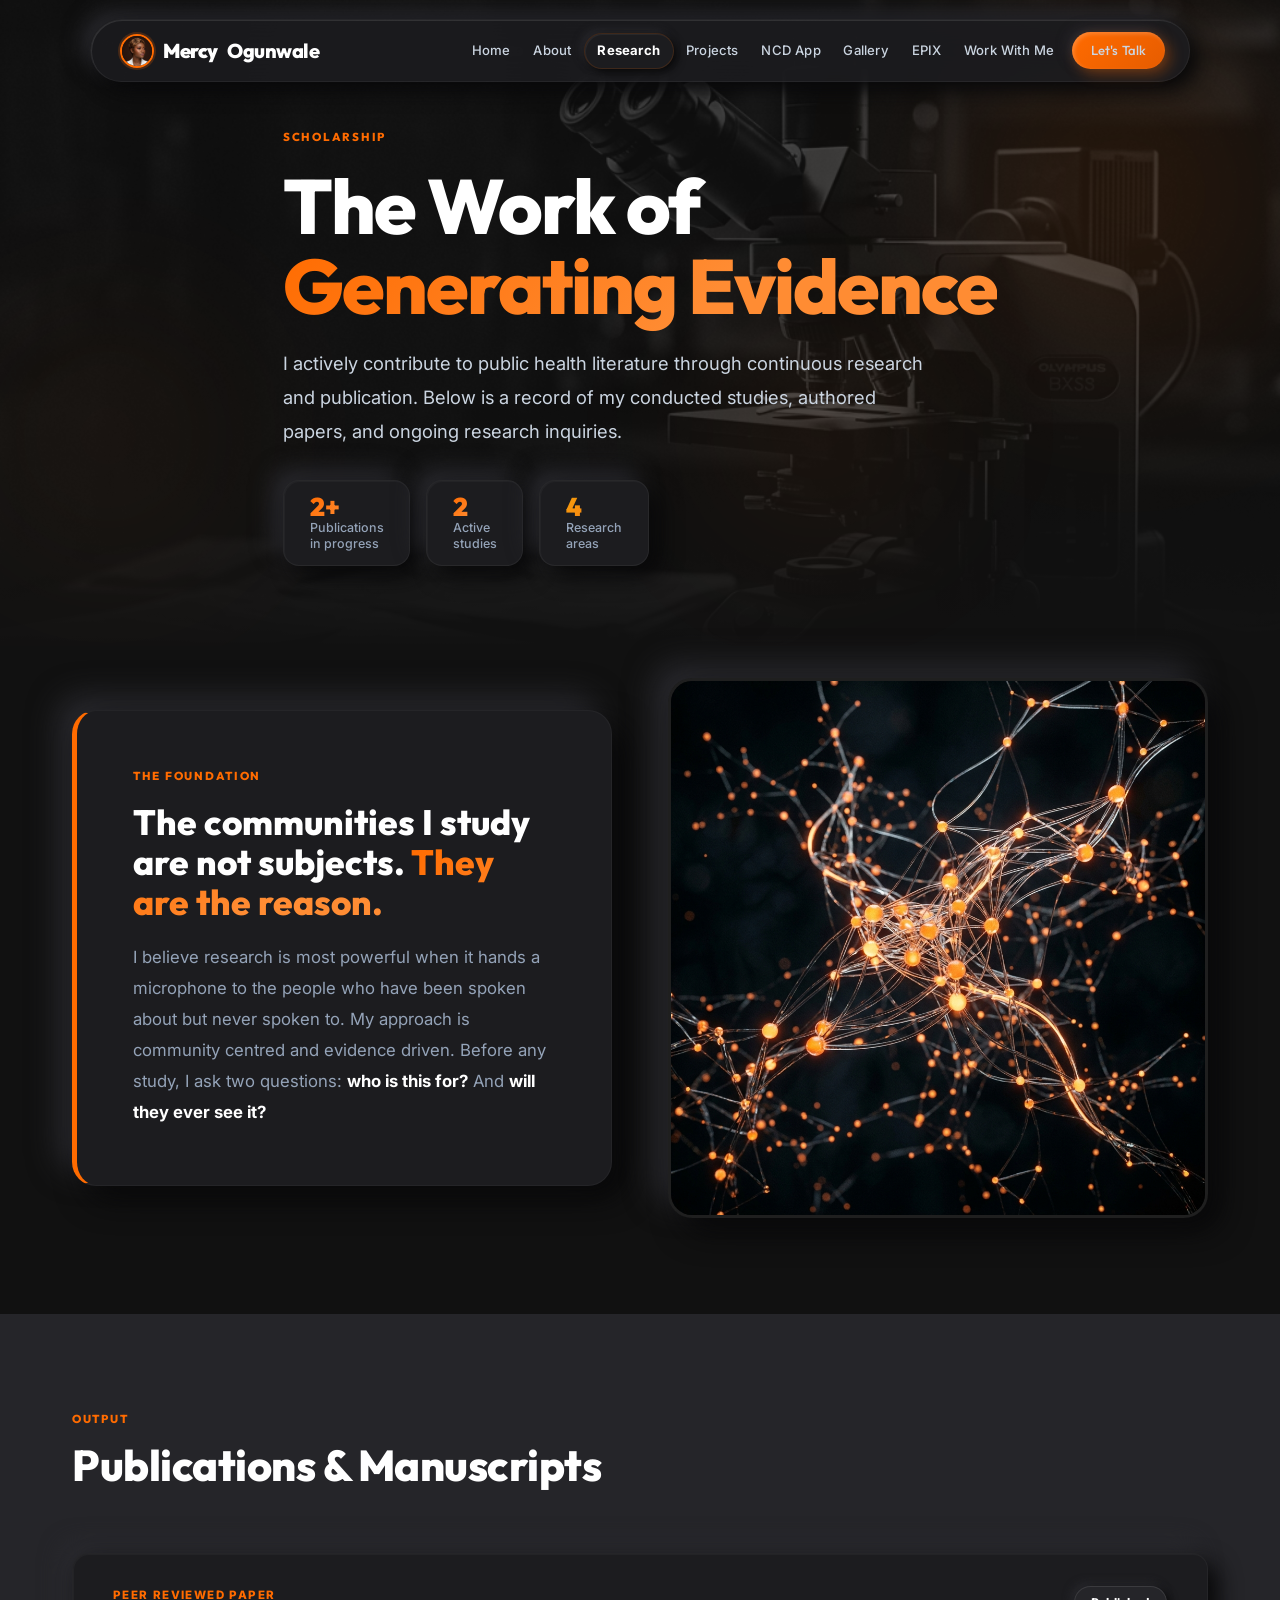
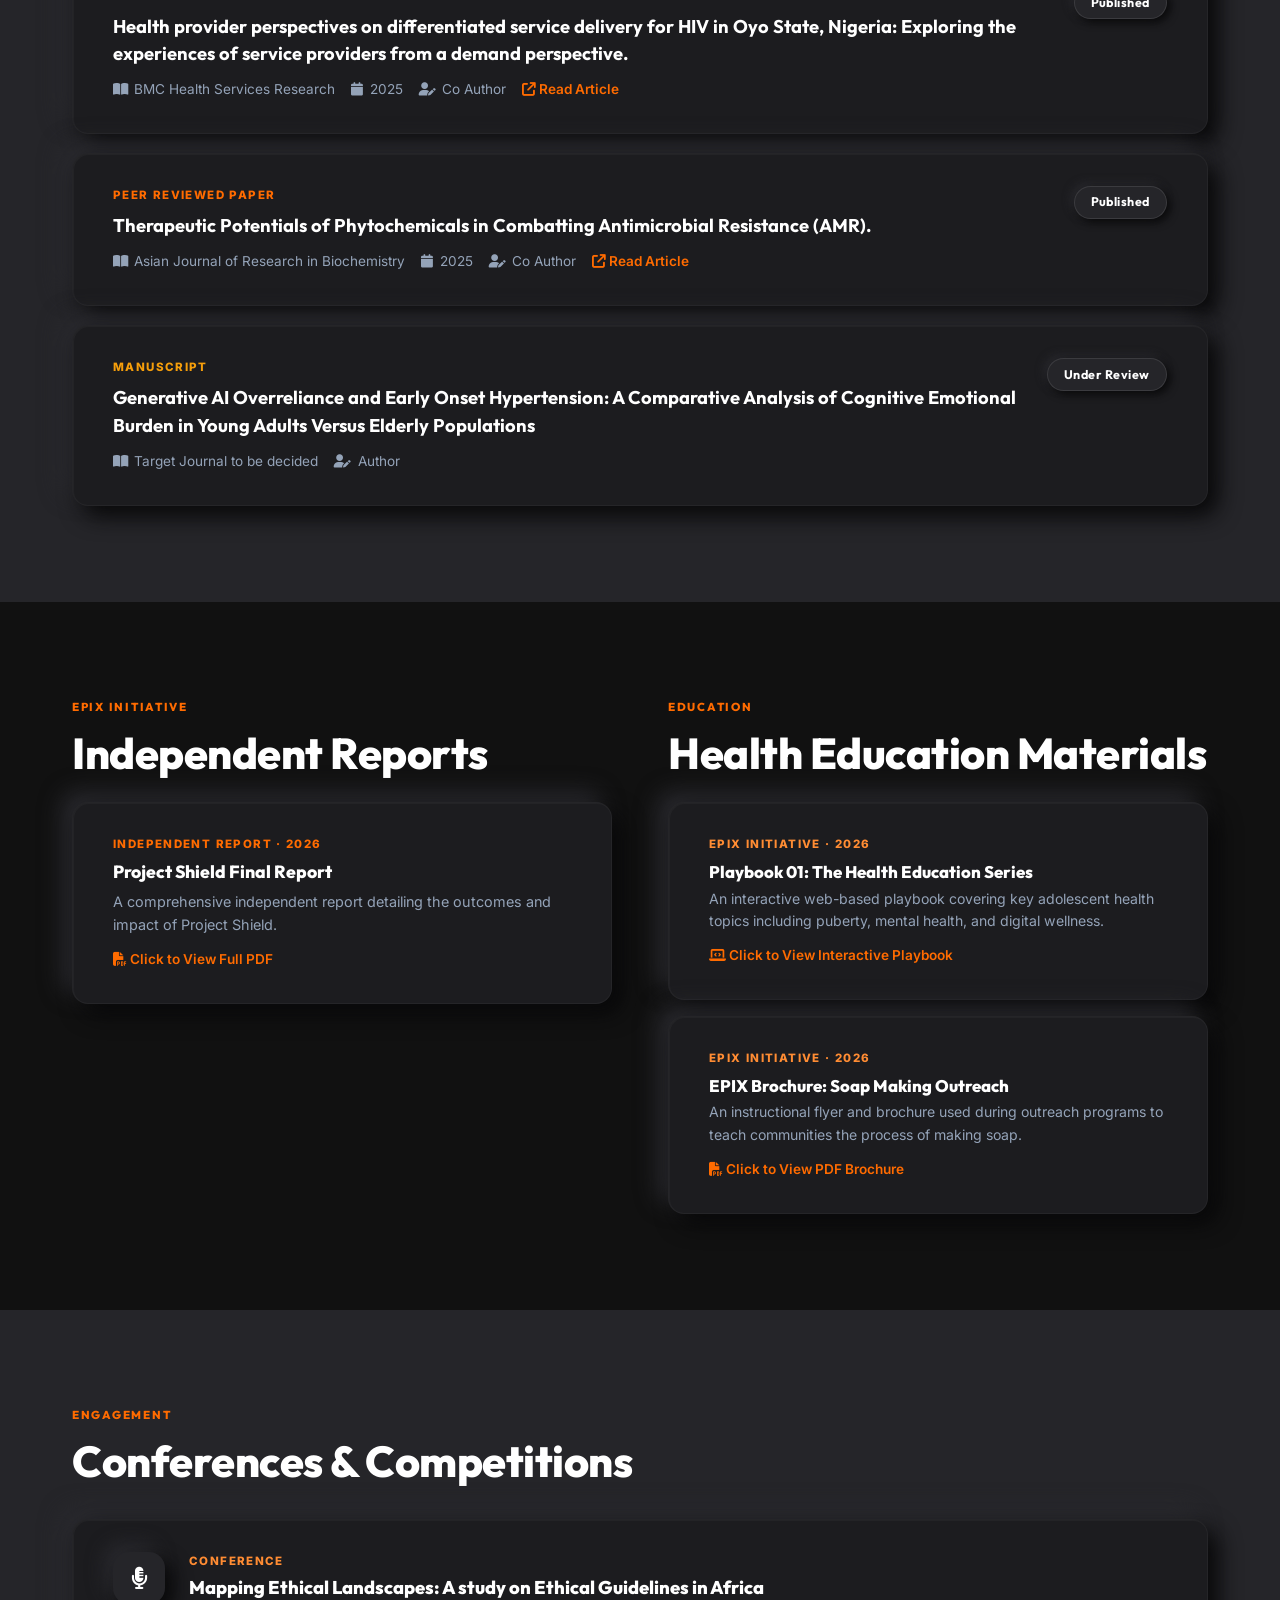
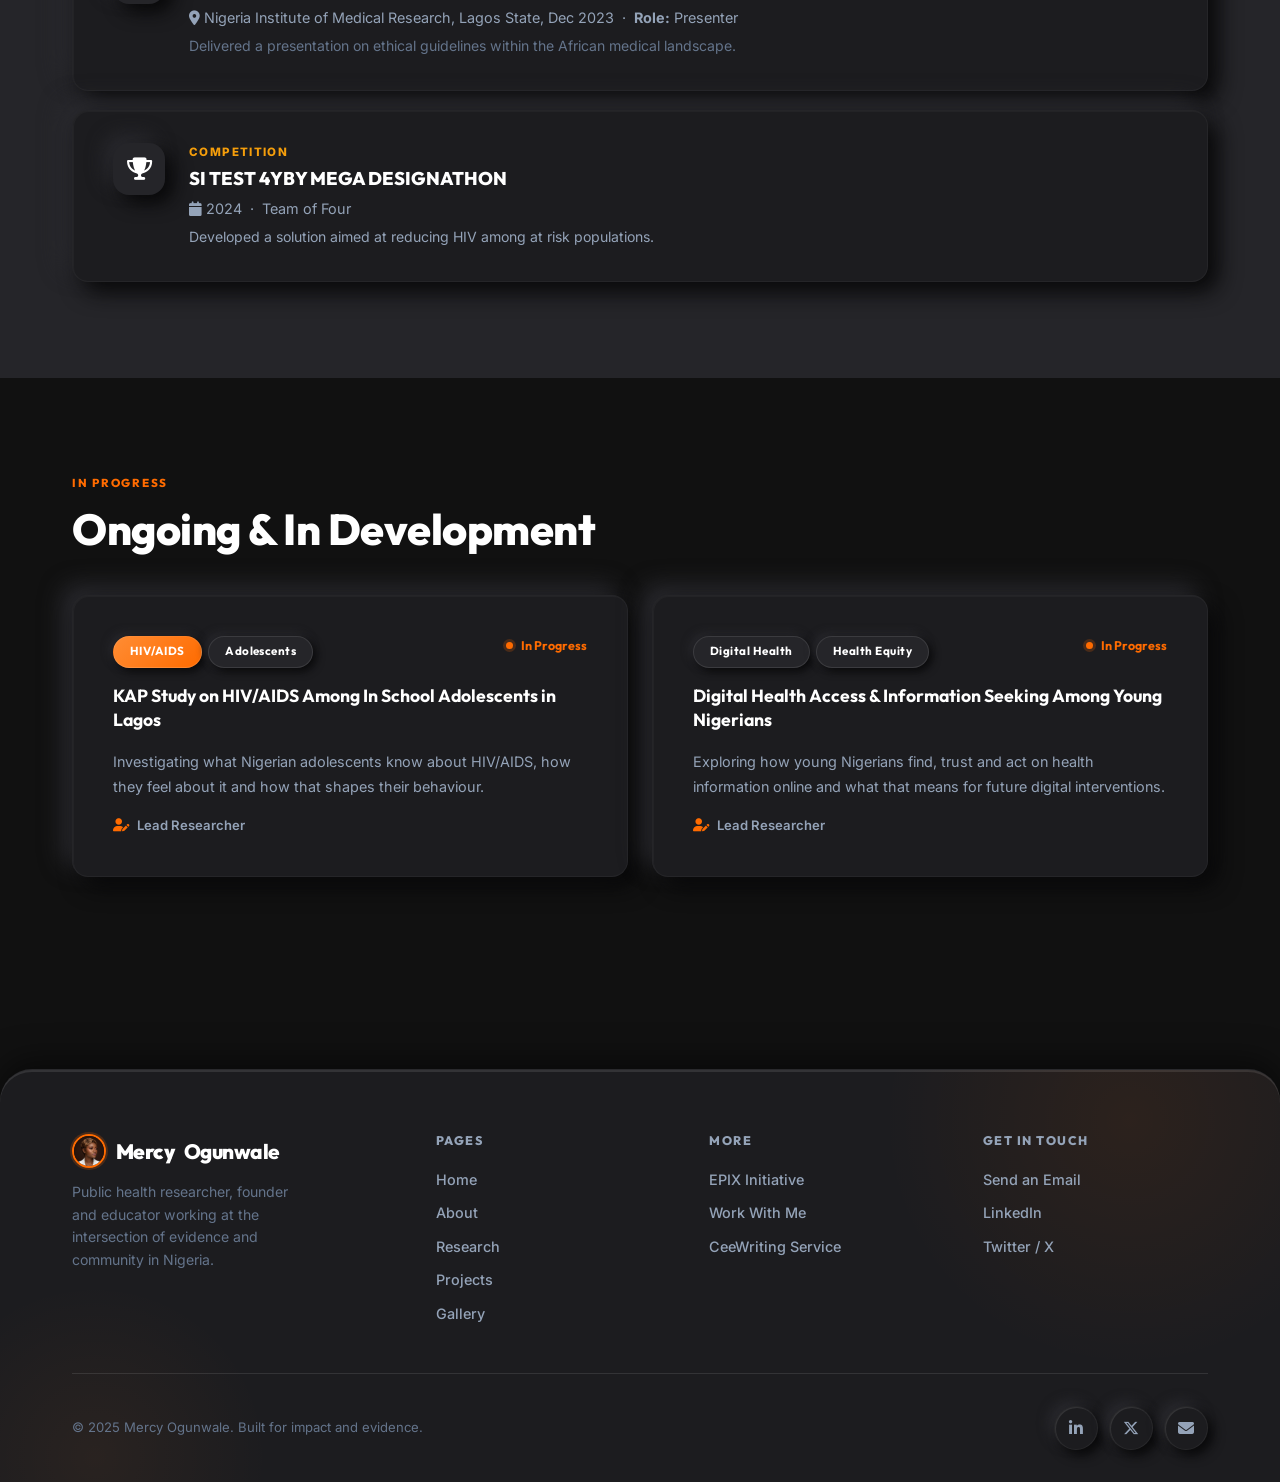
<file: research.html>
<!DOCTYPE html>

<html lang="en">
<head>
    <!-- Primary Meta Tags -->
    <title>Research — Mercy Ogunwale</title>
    <meta name="title" content="Research — Mercy Ogunwale">
    <meta name="description" content="Explore the research, peer-reviewed publications, and ongoing public health studies conducted by Mercy Ogunwale, focusing on digital health, HIV/AIDS, and adolescents.">
    <link rel="canonical" href="https://mercy-og.github.io/Mercyportfolio/research.html">

    <!-- Open Graph / Facebook -->
    <meta property="og:type" content="website">
    <meta property="og:url" content="https://mercy-og.github.io/Mercyportfolio/research.html">
    <meta property="og:title" content="Research — Mercy Ogunwale">
    <meta property="og:description" content="Explore the research, peer-reviewed publications, and ongoing public health studies conducted by Mercy Ogunwale, focusing on digital health, HIV/AIDS, and adolescents.">
    <meta property="og:image" content="https://mercy-og.github.io/Mercyportfolio/assets/images/mercy-portrait.png">

    <!-- Twitter -->
    <meta property="twitter:card" content="summary_large_image">
    <meta property="twitter:url" content="https://mercy-og.github.io/Mercyportfolio/research.html">
    <meta property="twitter:title" content="Research — Mercy Ogunwale">
    <meta property="twitter:description" content="Explore the research, peer-reviewed publications, and ongoing public health studies conducted by Mercy Ogunwale, focusing on digital health, HIV/AIDS, and adolescents.">
    <meta property="twitter:image" content="https://mercy-og.github.io/Mercyportfolio/assets/images/mercy-portrait.png">
    
<meta name="google-site-verification" content="EeQFnVjDdvsdZPBnb-laEnV4lSJLQq3MkL9d2OUmkxM" />
<meta name="msvalidate.01" content="8967B07B23704F7994FA081CCEC551B5" />
<meta charset="utf-8"/><meta content="width=device-width, initial-scale=1.0" name="viewport"/>


<link href="https://fonts.googleapis.com" rel="preconnect"/><link crossorigin="" href="https://fonts.gstatic.com" rel="preconnect"/>
<link href="https://fonts.googleapis.com/css2?family=Outfit:wght@300;400;500;600;700;800;900&amp;family=Inter:ital,wght@0,300;0,400;0,500;0,600;1,300&amp;display=swap" rel="stylesheet"/>
<link href="https://cdnjs.cloudflare.com/ajax/libs/font-awesome/6.5.0/css/all.min.css" rel="stylesheet"/>
<link href="css/style.css" rel="stylesheet"/>
<link href="assets/images/mercy-portrait.png" rel="icon" type="image/png"/>
</head>
<body>
<header id="hdr">
<div class="nav-pill">
<a class="logo" href="index.html"><img alt="Mercy Ogunwale" class="logo-img" src="assets/images/mercy-portrait.png"/>Mercy <em>Ogunwale</em></a>
<div id="mob-overlay"></div>
<button class="mob-btn" id="mobBtn"><i class="fa-solid fa-bars"></i></button>
<nav class="nav-links" id="navLinks">
<a href="index.html">Home</a>
<a href="about.html">About</a>
<a class="active" href="research.html">Research</a>
<a href="projects.html">Projects</a>
<a href="adolescent-ncd-watch.html">NCD App</a>
<a href="gallery.html">Gallery</a>
<a href="epix.html">EPIX</a>
<a href="work-with-me.html">Work With Me</a>
<a class="btn btn-primary nav-cta" href="work-with-me.html">Let's Talk</a>
</nav>
</div>
</header>

<!-- HERO -->
<div class="page-hero">
<div class="page-hero-bg-img" style="background-image:url('assets/images/hero_bg_research.png');"></div>
<div class="hero-bg">
<div class="blob blob-a" style="opacity:.65;"></div>
<div class="blob blob-b" style="opacity:.45;"></div>
<div class="blob blob-c"></div>
</div>
<div class="wrap">
<div class="page-hero-inner">
<p class="sec-kicker reveal" style="margin-bottom:1.2rem;">Scholarship</p>
<h1 class="reveal">The Work of<br/><span class="grad">Generating Evidence</span></h1>
<p class="lead reveal reveal-s">I actively contribute to public health literature through continuous research and publication. Below is a record of my conducted studies, authored papers, and ongoing research inquiries.</p>
<div class="page-hero-meta">
<div class="hero-stat-pill clay reveal reveal-s">
<div>
<div class="hsp-num grad">2+</div>
<div class="hsp-lbl">Publications<br/>in progress</div>
</div>
</div>
<div class="hero-stat-pill clay reveal reveal-m">
<div>
<div class="hsp-num grad">2</div>
<div class="hsp-lbl">Active<br/>studies</div>
</div>
</div>
<div class="hero-stat-pill clay reveal reveal-l">
<div>
<div class="hsp-num grad-amber">4</div>
<div class="hsp-lbl">Research<br/>areas</div>
</div>
</div>
</div>
</div>
</div>
</div>
<!-- PHILOSOPHY -->
<section style="padding-top:2rem;">
<div class="wrap">
<div class="split" style="gap:3.5rem;align-items:center;">
<div class="phil reveal">
<p class="sec-kicker" style="margin-bottom:1rem;">The Foundation</p>
<h2 style="font-size:clamp(1.6rem,3vw,2.2rem);margin-bottom:1.2rem;">The communities I study are not subjects. <span class="grad">They are the reason.</span></h2>
<p style="color:var(--ink-3);font-size:1.05rem;line-height:1.85;">I believe research is most powerful when it hands a microphone to the people who have been spoken about but never spoken to. My approach is community centred and evidence driven. Before any study, I ask two questions: <strong style="color:var(--ink);">who is this for?</strong> And <strong style="color:var(--ink);">will they ever see it?</strong></p>
</div>
<div class="img-card reveal reveal-m" style="aspect-ratio:1;">
<img alt="Digital health research network illustration" src="assets/images/research-abstract-dark.png"/>
</div>
</div>
</div>
</section>
<!-- PUBLICATIONS -->
<section class="alt">
<div class="wrap">
<div style="display:flex;justify-content:space-between;align-items:flex-end;margin-bottom:3rem;flex-wrap:wrap;gap:1rem;">
<div class="reveal">
<p class="sec-kicker">Output</p>
<h2 class="sec-title">Publications &amp; Manuscripts</h2>
</div>
</div>
<div style="display:flex;flex-direction:column;gap:1.2rem;">
    <div class="pub reveal">
      <div style="display:flex;justify-content:space-between;align-items:flex-start;gap:1rem;flex-wrap:wrap;">
        <div style="flex:1;">
          <p style="font-size:.72rem;font-weight:800;text-transform:uppercase;letter-spacing:.12em;color:var(--teal);margin-bottom:.5rem;">Peer Reviewed Paper</p>
          <h3 style="font-size:1.15rem;margin-bottom:.4rem;line-height:1.5;font-weight:700;"><a href="https://link.springer.com/article/10.1186/s12913-025-13283-7" target="_blank" style="color:#ffffff; text-decoration:none; transition:color var(--dur) var(--ease);" onmouseover="this.style.color='var(--teal)'" onmouseout="this.style.color='#ffffff'">Health provider perspectives on differentiated service delivery for HIV in Oyo State, Nigeria: Exploring the experiences of service providers from a demand perspective.</a></h3>
          <div class="pub-meta">
            <span><i class="fa-solid fa-book-open"></i> BMC Health Services Research</span>
            <span><i class="fa-solid fa-calendar"></i> 2025</span>
            <span><i class="fa-solid fa-user-pen"></i> Co Author</span>
            <span><a href="https://link.springer.com/article/10.1186/s12913-025-13283-7" target="_blank" style="color:var(--teal); font-weight:600;"><i class="fa-solid fa-arrow-up-right-from-square"></i> Read Article</a></span>
          </div>
        </div>
        <span class="tag tag-green">Published</span>
      </div>
    </div>

    <div class="pub reveal">
      <div style="display:flex;justify-content:space-between;align-items:flex-start;gap:1rem;flex-wrap:wrap;">
        <div style="flex:1;">
          <p style="font-size:.72rem;font-weight:800;text-transform:uppercase;letter-spacing:.12em;color:var(--teal);margin-bottom:.5rem;">Peer Reviewed Paper</p>
          <h3 style="font-size:1.15rem;margin-bottom:.4rem;line-height:1.5;font-weight:700;"><a href="https://hal.science/hal-05045469" target="_blank" style="color:#ffffff; text-decoration:none; transition:color var(--dur) var(--ease);" onmouseover="this.style.color='var(--teal)'" onmouseout="this.style.color='#ffffff'">Therapeutic Potentials of Phytochemicals in Combatting Antimicrobial Resistance (AMR).</a></h3>
          <div class="pub-meta">
            <span><i class="fa-solid fa-book-open"></i> Asian Journal of Research in Biochemistry</span>
            <span><i class="fa-solid fa-calendar"></i> 2025</span>
            <span><i class="fa-solid fa-user-pen"></i> Co Author</span>
            <span><a href="https://hal.science/hal-05045469" target="_blank" style="color:var(--teal); font-weight:600;"><i class="fa-solid fa-arrow-up-right-from-square"></i> Read Article</a></span>
          </div>
        </div>
        <span class="tag tag-green">Published</span>
      </div>
    </div>
<div class="pub reveal">
<div style="display:flex;justify-content:space-between;align-items:flex-start;gap:1rem;flex-wrap:wrap;">
<div style="flex:1;">
<p style="font-size:.72rem;font-weight:800;text-transform:uppercase;letter-spacing:.12em;color:var(--amber);margin-bottom:.5rem;">Manuscript</p>
<h3 style="font-size:1.15rem;margin-bottom:.4rem;line-height:1.5;font-weight:700;">Generative AI Overreliance and Early Onset Hypertension: A Comparative Analysis of Cognitive Emotional Burden in Young Adults Versus Elderly Populations</h3>
<div class="pub-meta">
<span><i class="fa-solid fa-book-open"></i> Target Journal to be decided</span>
<span><i class="fa-solid fa-user-pen"></i> Author</span>
</div>
</div>
<span class="tag tag-amber">Under Review</span>
</div>
</div>
</div>
</div>
</section>
<!-- REPORTS & EDUCATION -->
<section>
<div class="wrap">
<div class="split">
<div class="reveal">
<p class="sec-kicker">EPIX Initiative</p>
<h2 class="sec-title">Independent Reports</h2>
<div class="pub" style="margin-top:1.5rem;">
<p style="font-size:.72rem;font-weight:800;text-transform:uppercase;letter-spacing:.12em;color:var(--teal);margin-bottom:.5rem;">Independent Report · 2026</p>
<h3 style="font-size:1.1rem;margin-bottom:.5rem;"><a href="ProjectShield_Final.pdf" target="_blank" style="color:#ffffff; text-decoration:none; transition:color var(--dur) var(--ease);" onmouseover="this.style.color='var(--teal)'" onmouseout="this.style.color='#ffffff'">Project Shield Final Report</a></h3>
<p style="font-size:.9rem;color:var(--ink-3);margin-bottom:.8rem;">A comprehensive independent report detailing the outcomes and impact of Project Shield.</p>
<div class="pub-meta">
  <span><a href="ProjectShield_Final.pdf" target="_blank" style="color:var(--teal); font-weight:600;"><i class="fa-solid fa-file-pdf"></i> Click to View Full PDF</a></span>
</div>
</div>
</div>
<div class="reveal reveal-m">
<p class="sec-kicker">Education</p>
<h2 class="sec-title">Health Education Materials</h2>
<div style="display:flex;flex-direction:column;gap:1rem;margin-top:1.5rem;">
<div class="pub">
<p style="font-size:.72rem;font-weight:800;text-transform:uppercase;letter-spacing:.12em;color:var(--blue);margin-bottom:.5rem;">EPIX Initiative · 2026</p>
<h3 style="font-size:1.05rem;margin-bottom:.4rem;"><a href="epix_playbook_v2.html" target="_blank" style="color:#ffffff; text-decoration:none; transition:color var(--dur) var(--ease);" onmouseover="this.style.color='var(--teal)'" onmouseout="this.style.color='#ffffff'">Playbook 01: The Health Education Series</a></h3>
<p style="font-size:.88rem;color:var(--ink-3);margin-bottom:.8rem;">An interactive web-based playbook covering key adolescent health topics including puberty, mental health, and digital wellness.</p>
<div class="pub-meta">
  <span><a href="epix_playbook_v2.html" target="_blank" style="color:var(--teal); font-weight:600;"><i class="fa-solid fa-laptop-code"></i> Click to View Interactive Playbook</a></span>
</div>
</div>
<div class="pub">
<p style="font-size:.72rem;font-weight:800;text-transform:uppercase;letter-spacing:.12em;color:var(--blue);margin-bottom:.5rem;">EPIX Initiative · 2026</p>
<h3 style="font-size:1.05rem;margin-bottom:.4rem;"><a href="Designed by EPIX Bronchure.pdf" target="_blank" style="color:#ffffff; text-decoration:none; transition:color var(--dur) var(--ease);" onmouseover="this.style.color='var(--teal)'" onmouseout="this.style.color='#ffffff'">EPIX Brochure: Soap Making Outreach</a></h3>
<p style="font-size:.88rem;color:var(--ink-3);margin-bottom:.8rem;">An instructional flyer and brochure used during outreach programs to teach communities the process of making soap.</p>
<div class="pub-meta">
  <span><a href="Designed by EPIX Bronchure.pdf" target="_blank" style="color:var(--teal); font-weight:600;"><i class="fa-solid fa-file-pdf"></i> Click to View PDF Brochure</a></span>
</div>
</div>
</div>
</div>
</div>
</div>
</section>
<!-- CONFERENCES -->
<section class="alt">
<div class="wrap">
<p class="sec-kicker reveal">Engagement</p>
<h2 class="sec-title reveal">Conferences &amp; Competitions</h2>
<div style="display:flex;flex-direction:column;gap:1.2rem;margin-top:2rem;">
<div class="conf-row reveal">
<div class="conf-ico i-blue"><i class="fa-solid fa-microphone-lines"></i></div>
<div style="flex:1;">
<p style="font-size:.72rem;font-weight:800;text-transform:uppercase;letter-spacing:.12em;color:var(--blue);margin-bottom:.4rem;">Conference</p>
<h3 style="font-size:1.15rem;margin-bottom:.5rem;">Mapping Ethical Landscapes: A study on Ethical Guidelines in Africa</h3>
<p style="font-size:.9rem;color:var(--ink-3);margin-bottom:.4rem;"><i class="fa-solid fa-location-dot"></i> Nigeria Institute of Medical Research, Lagos State, Dec 2023  ·  <strong>Role:</strong> Presenter</p>
<p style="font-size:.88rem;color:var(--ink-4);">Delivered a presentation on ethical guidelines within the African medical landscape.</p>
</div>
</div>
<div class="conf-row reveal">
<div class="conf-ico i-amber"><i class="fa-solid fa-trophy"></i></div>
<div style="flex:1;">
<p style="font-size:.72rem;font-weight:800;text-transform:uppercase;letter-spacing:.12em;color:var(--amber);margin-bottom:.4rem;">Competition</p>
<h3 style="font-size:1.15rem;margin-bottom:.5rem;">SI TEST 4YBY MEGA DESIGNATHON</h3>
<p style="font-size:.9rem;color:var(--ink-3);margin-bottom:.4rem;"><i class="fa-solid fa-calendar"></i> 2024  ·  Team of Four</p>
<p style="font-size:.88rem;color:var(--ink-3);">Developed a solution aimed at reducing HIV among at risk populations.</p>
</div>
</div>
</div>
</div>
</section>
<!-- ONGOING -->
<section>
<div class="wrap">
<p class="sec-kicker reveal">In Progress</p>
<h2 class="sec-title reveal">Ongoing &amp; In Development</h2>
<div class="bento bento-2" style="margin-top:2.5rem;">
<div class="proj-card reveal">
<div class="proj-head">
<div class="proj-areas"><span class="tag tag-teal" style="font-size:.73rem;">HIV/AIDS</span><span class="tag tag-amber" style="font-size:.73rem;">Adolescents</span></div>
<span class="status status-live">In Progress</span>
</div>
<h3 class="proj-title">KAP Study on HIV/AIDS Among In School Adolescents in Lagos</h3>
<p class="proj-desc">Investigating what Nigerian adolescents know about HIV/AIDS, how they feel about it and how that shapes their behaviour.</p>
<p class="proj-role"><i class="fa-solid fa-user-pen" style="color:var(--teal);"></i> Lead Researcher</p>
</div>
<div class="proj-card reveal reveal-m">
<div class="proj-head">
<div class="proj-areas"><span class="tag tag-blue" style="font-size:.73rem;">Digital Health</span><span class="tag tag-green" style="font-size:.73rem;">Health Equity</span></div>
<span class="status status-live">In Progress</span>
</div>
<h3 class="proj-title">Digital Health Access &amp; Information Seeking Among Young Nigerians</h3>
<p class="proj-desc">Exploring how young Nigerians find, trust and act on health information online and what that means for future digital interventions.</p>
<p class="proj-role"><i class="fa-solid fa-user-pen" style="color:var(--teal);"></i> Lead Researcher</p>
</div>
</div>
</div>
</section>
<footer>
<div class="foot-wrap">
<div class="wrap">
<div class="foot-inner">
<div class="foot-brand">
<a class="logo" href="index.html"><img alt="Mercy Ogunwale" class="logo-img" src="assets/images/mercy-portrait.png"/>Mercy <em>Ogunwale</em></a>
<p class="foot-tagline">Public health researcher, founder and educator working at the intersection of evidence and community in Nigeria.</p>
</div>
<div class="foot-col">
<h4>Pages</h4>
<div class="foot-col-links">
<a href="index.html">Home</a><a href="about.html">About</a>
<a href="research.html">Research</a>
<a href="projects.html">Projects</a>
<a href="gallery.html">Gallery</a>
</div>
</div>
<div class="foot-col">
<h4>More</h4>
<div class="foot-col-links">
<a href="epix.html">EPIX Initiative</a>
<a href="work-with-me.html">Work With Me</a>
<a href="https://ceewriting.com" target="_blank">CeeWriting Service</a>
</div>
</div>
<div class="foot-col">
<h4>Get in Touch</h4>
<div class="foot-col-links">
<a href="mailto:contact@mercyogunwale.com">Send an Email</a>
<a href="#">LinkedIn</a>
<a href="#">Twitter / X</a>
</div>
</div>
</div>
<div class="foot-bottom-bar">
<p class="foot-copy">© 2025 Mercy Ogunwale. Built for impact and evidence.</p>
<div class="foot-social">
<a aria-label="LinkedIn" class="soc-btn" href="#"><i class="fa-brands fa-linkedin-in"></i></a>
<a aria-label="Twitter/X" class="soc-btn" href="#"><i class="fa-brands fa-x-twitter"></i></a>
<a aria-label="Email" class="soc-btn" href="mailto:contact@mercyogunwale.com"><i class="fa-solid fa-envelope"></i></a>
</div>
</div>
</div>
</div>
</footer>
<script src="js/main.js"></script>
</body>
</html>
</file>
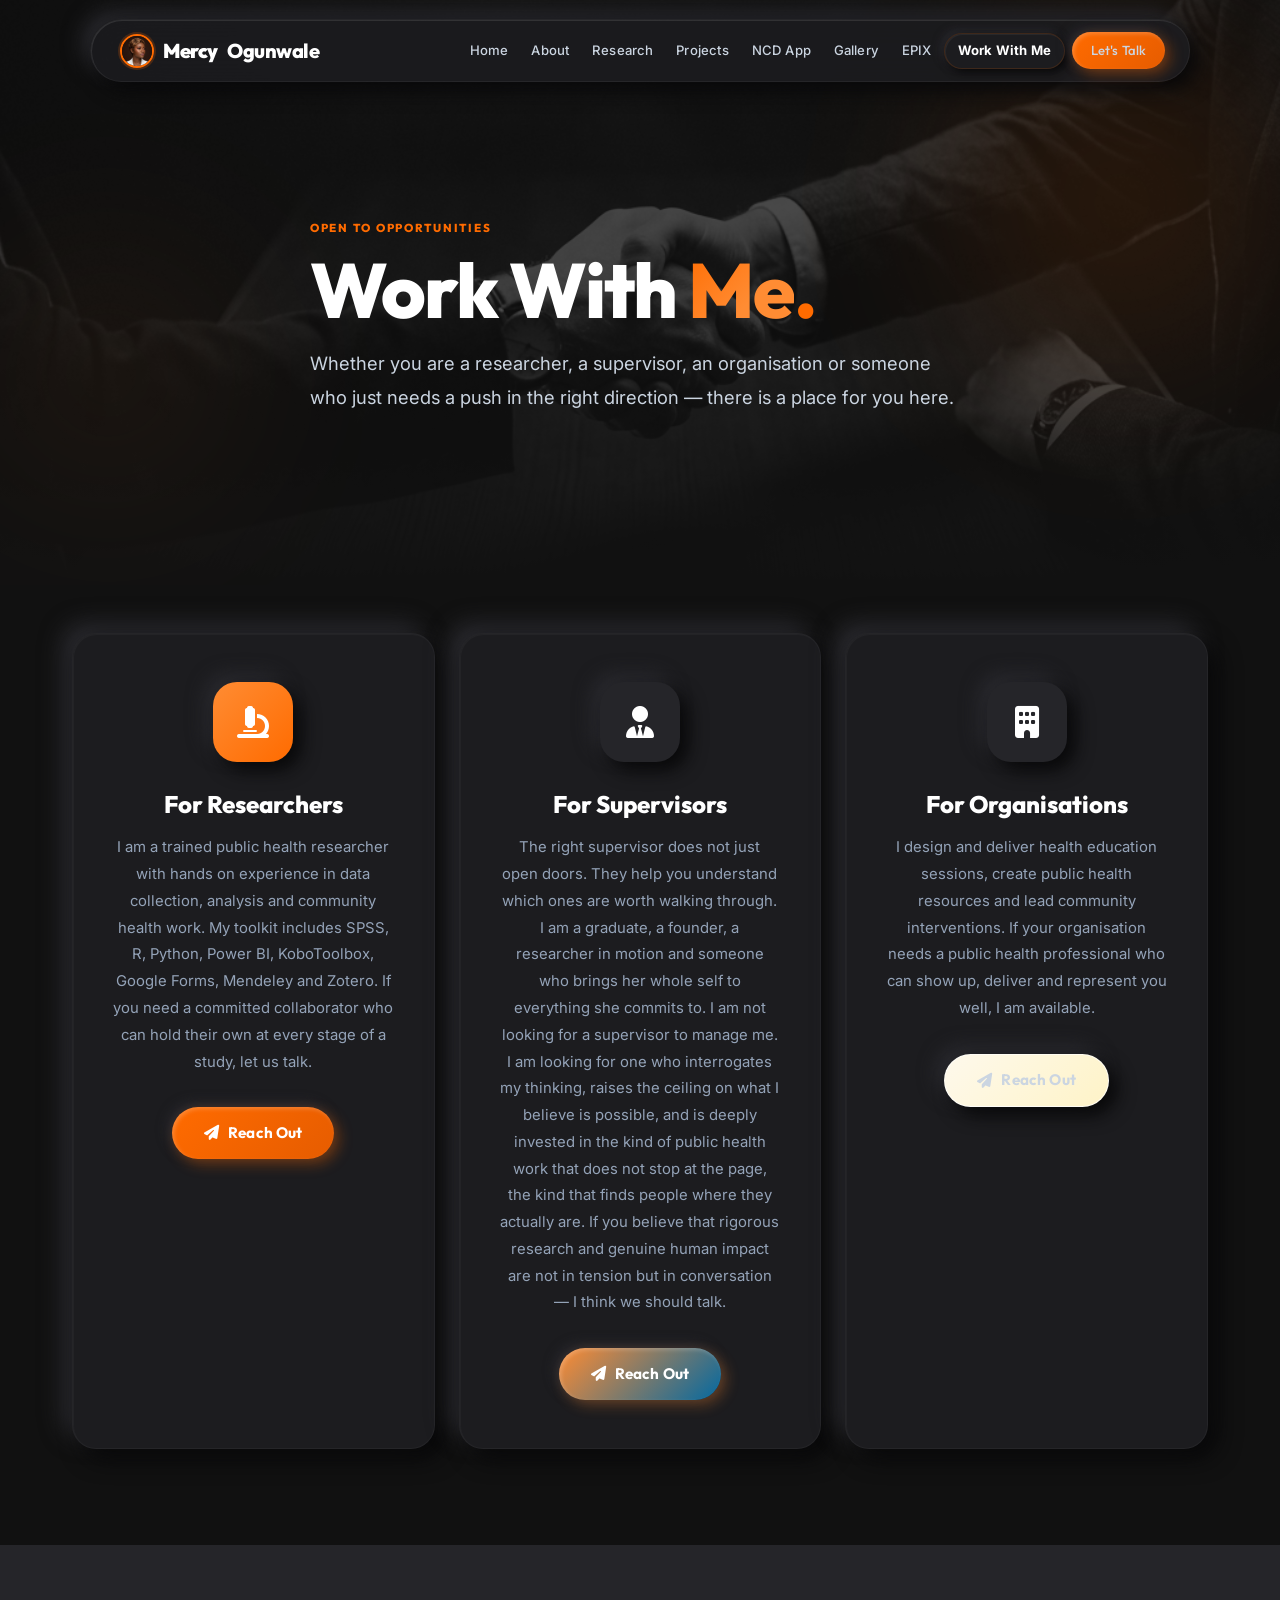
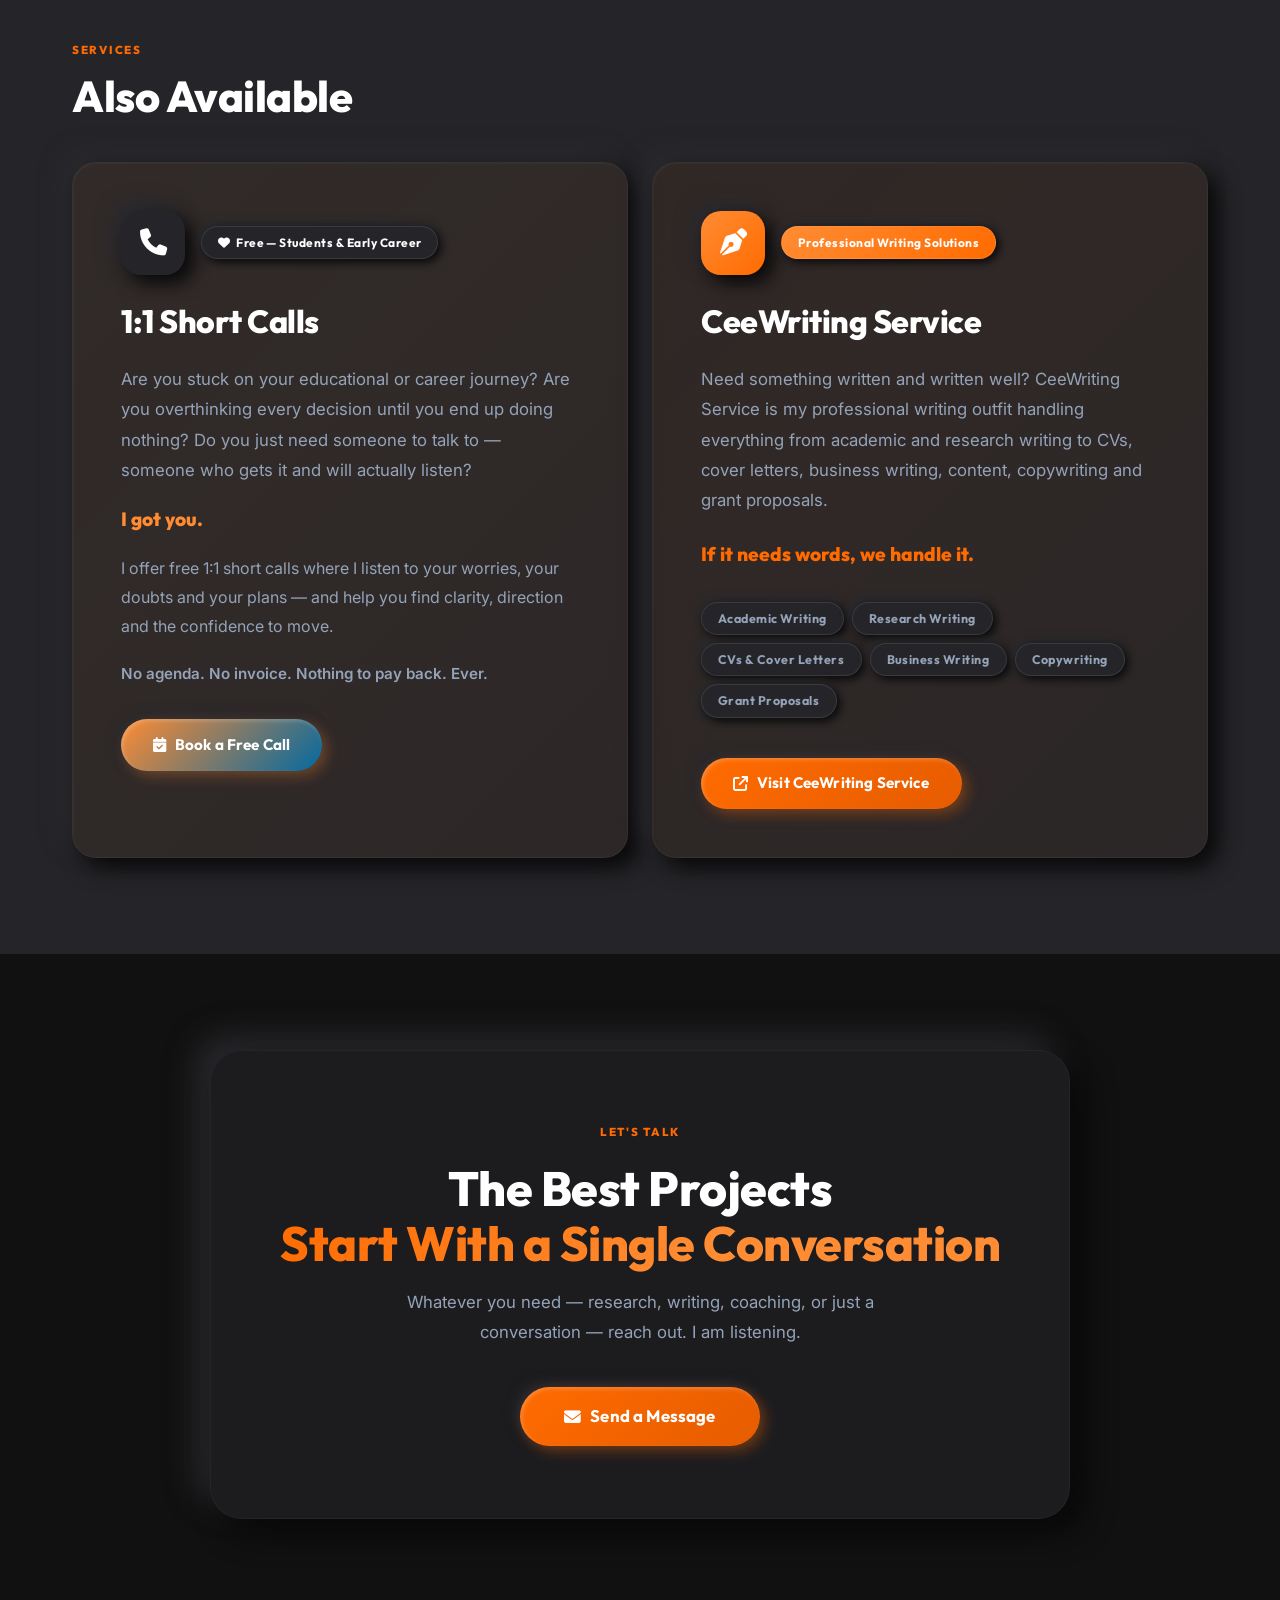
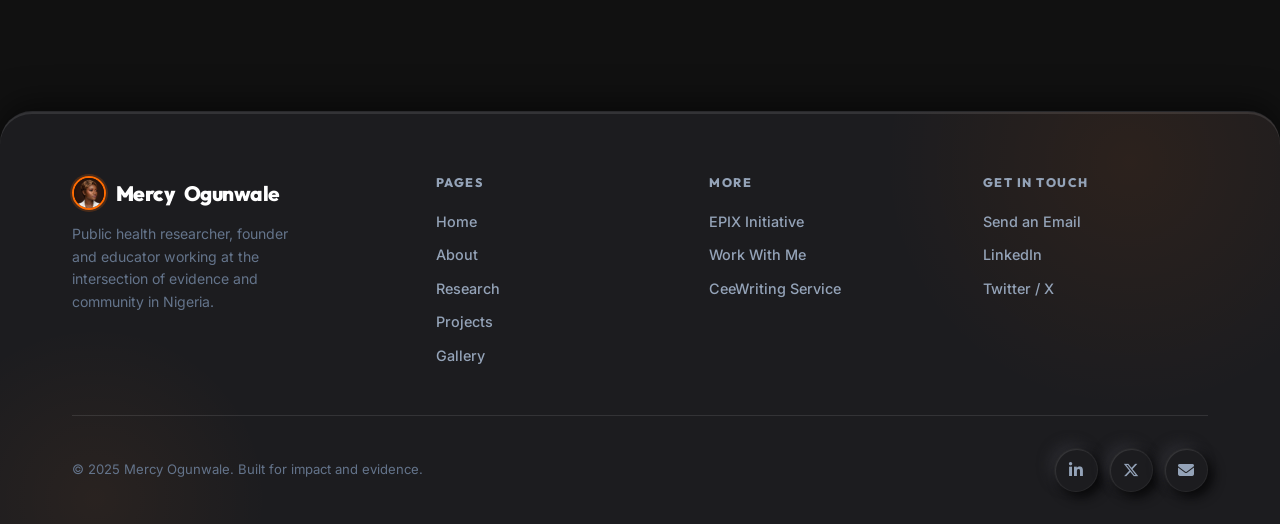
<file: work-with-me.html>
<!DOCTYPE html>

<html lang="en">
<head>
    <!-- Primary Meta Tags -->
    <title>Work With Me — Mercy Ogunwale</title>
    <meta name="title" content="Work With Me — Mercy Ogunwale">
    <meta name="description" content="Collaborate with Mercy Ogunwale or access the CeeWriting Service for professional academic and research writing, grant proposals, CVs, and copywriting.">
    <link rel="canonical" href="https://mercy-og.github.io/Mercyportfolio/work-with-me.html">

    <!-- Open Graph / Facebook -->
    <meta property="og:type" content="website">
    <meta property="og:url" content="https://mercy-og.github.io/Mercyportfolio/work-with-me.html">
    <meta property="og:title" content="Work With Me — Mercy Ogunwale">
    <meta property="og:description" content="Collaborate with Mercy Ogunwale or access the CeeWriting Service for professional academic and research writing, grant proposals, CVs, and copywriting.">
    <meta property="og:image" content="https://mercy-og.github.io/Mercyportfolio/assets/images/mercy-portrait.png">

    <!-- Twitter -->
    <meta property="twitter:card" content="summary_large_image">
    <meta property="twitter:url" content="https://mercy-og.github.io/Mercyportfolio/work-with-me.html">
    <meta property="twitter:title" content="Work With Me — Mercy Ogunwale">
    <meta property="twitter:description" content="Collaborate with Mercy Ogunwale or access the CeeWriting Service for professional academic and research writing, grant proposals, CVs, and copywriting.">
    <meta property="twitter:image" content="https://mercy-og.github.io/Mercyportfolio/assets/images/mercy-portrait.png">
    
<meta name="google-site-verification" content="EeQFnVjDdvsdZPBnb-laEnV4lSJLQq3MkL9d2OUmkxM" />
<meta name="msvalidate.01" content="8967B07B23704F7994FA081CCEC551B5" />
<meta charset="utf-8"/><meta content="width=device-width, initial-scale=1.0" name="viewport"/>


<link href="https://fonts.googleapis.com" rel="preconnect"/><link crossorigin="" href="https://fonts.gstatic.com" rel="preconnect"/>
<link href="https://fonts.googleapis.com/css2?family=Outfit:wght@300;400;500;600;700;800;900&amp;family=Inter:ital,wght@0,300;0,400;0,500;0,600;1,300&amp;display=swap" rel="stylesheet"/>
<link href="https://cdnjs.cloudflare.com/ajax/libs/font-awesome/6.5.0/css/all.min.css" rel="stylesheet"/>
<link href="css/style.css" rel="stylesheet"/>
<link href="assets/images/mercy-portrait.png" rel="icon" type="image/png"/>
</head>
<body>
<header id="hdr">
<div class="nav-pill">
<a class="logo" href="index.html"><img alt="Mercy Ogunwale" class="logo-img" src="assets/images/mercy-portrait.png"/>Mercy <em>Ogunwale</em></a>
<div id="mob-overlay"></div>
<button class="mob-btn" id="mobBtn"><i class="fa-solid fa-bars"></i></button>
<nav class="nav-links" id="navLinks">
<a href="index.html">Home</a>
<a href="about.html">About</a>
<a href="research.html">Research</a>
<a href="projects.html">Projects</a>
<a href="adolescent-ncd-watch.html">NCD App</a>
<a href="gallery.html">Gallery</a>
<a href="epix.html">EPIX</a>
<a class="active" href="work-with-me.html">Work With Me</a>
<a class="btn btn-primary nav-cta" href="work-with-me.html">Let's Talk</a>
</nav>
</div>
</header>


<!-- PAGE HERO -->
<div class="page-hero" style="position:relative;overflow:hidden;">
<div class="page-hero-bg-img" style="background-image:url('assets/images/hero_bg_work.png');"></div>
<div class="hero-bg"><div class="blob blob-a" style="opacity:.7;"></div><div class="blob blob-b" style="opacity:.5;"></div></div>
<div class="wrap page-hero-inner">
<p class="sec-kicker reveal">Open to Opportunities</p>
<h1 class="reveal" style="font-size:clamp(3rem,6vw,5rem);letter-spacing:-2px;margin-bottom:1rem;">Work With <span class="grad">Me</span><span style="color:var(--teal);">.</span></h1>
<p class="lead reveal reveal-s">Whether you are a researcher, a supervisor, an organisation or someone who just needs a push in the right direction — there is a place for you here.</p>
</div>
</div>
<!-- AUDIENCE CARDS -->
<section style="padding-top:2rem;">
<div class="wrap">
<div class="bento bento-3" style="margin-top:1rem;">
<div class="aud reveal">
<div class="aud-icon i-teal"><i class="fa-solid fa-microscope"></i></div>
<h2 style="font-size:1.5rem;margin-bottom:1rem;">For Researchers</h2>
<p style="color:var(--ink-3);font-size:.93rem;line-height:1.8;margin-bottom:2rem;">I am a trained public health researcher with hands on experience in data collection, analysis and community health work. My toolkit includes SPSS, R, Python, Power BI, KoboToolbox, Google Forms, Mendeley and Zotero. If you need a committed collaborator who can hold their own at every stage of a study, let us talk.</p>
<a class="btn btn-primary" href="mailto:contact@mercyogunwale.com"><i class="fa-solid fa-paper-plane"></i> Reach Out</a>
</div>
<div class="aud reveal reveal-s">
<div class="aud-icon i-blue"><i class="fa-solid fa-user-tie"></i></div>
<h2 style="font-size:1.5rem;margin-bottom:1rem;">For Supervisors</h2>
<p style="color:var(--ink-3);font-size:.93rem;line-height:1.8;margin-bottom:2rem;">The right supervisor does not just open doors. They help you understand which ones are worth walking through. I am a graduate, a founder, a researcher in motion and someone who brings her whole self to everything she commits to. I am not looking for a supervisor to manage me. I am looking for one who interrogates my thinking, raises the ceiling on what I believe is possible, and is deeply invested in the kind of public health work that does not stop at the page, the kind that finds people where they actually are. If you believe that rigorous research and genuine human impact are not in tension but in conversation &mdash; I think we should talk.</p>
<a class="btn btn-blue" href="mailto:contact@mercyogunwale.com"><i class="fa-solid fa-paper-plane"></i> Reach Out</a>
</div>
<div class="aud reveal reveal-m">
<div class="aud-icon i-amber"><i class="fa-solid fa-building"></i></div>
<h2 style="font-size:1.5rem;margin-bottom:1rem;">For Organisations</h2>
<p style="color:var(--ink-3);font-size:.93rem;line-height:1.8;margin-bottom:2rem;">I design and deliver health education sessions, create public health resources and lead community interventions. If your organisation needs a public health professional who can show up, deliver and represent you well, I am available.</p>
<a class="btn btn-ghost" href="mailto:contact@mercyogunwale.com" style="background:linear-gradient(135deg,#fef9ec,#fef3c7);border:1.5px solid rgba(255,255,255,.7);"><i class="fa-solid fa-paper-plane"></i> Reach Out</a>
</div>
</div>
</div>
</section>
<!-- SERVICES -->
<section class="alt">
<div class="wrap">
<p class="sec-kicker reveal">Services</p>
<h2 class="sec-title reveal">Also Available</h2>
<div class="bento bento-2" style="margin-top:2.5rem;">
<!-- 1:1 Calls -->
<div class="svc reveal" style="background:linear-gradient(135deg,rgba(255,140,51,.06),rgba(255,107,0,.04));">
<div style="display:flex;align-items:center;gap:1rem;margin-bottom:1.8rem;">
<div class="svc-icon i-blue" style="margin-bottom:0;"><i class="fa-solid fa-phone"></i></div>
<span class="tag tag-green" style="font-size:.75rem;"><i class="fa-solid fa-heart"></i> Free — Students &amp; Early Career</span>
</div>
<h2 style="font-size:2rem;letter-spacing:-.5px;margin-bottom:1.5rem;">1:1 Short Calls</h2>
<p style="color:var(--ink-3);margin-bottom:1.2rem;font-size:1.05rem;line-height:1.8;">Are you stuck on your educational or career journey? Are you overthinking every decision until you end up doing nothing? Do you just need someone to talk to — someone who gets it and will actually listen?</p>
<p style="font-size:1.2rem;font-weight:800;font-family:'Outfit',sans-serif;color:var(--blue);margin-bottom:1.2rem;">I got you.</p>
<p style="color:var(--ink-3);margin-bottom:1.2rem;font-size:1rem;line-height:1.8;">I offer free 1:1 short calls where I listen to your worries, your doubts and your plans — and help you find clarity, direction and the confidence to move.</p>
<p style="color:var(--ink-3);margin-bottom:2rem;font-size:.95rem;line-height:1.8;font-weight:600;">No agenda. No invoice. Nothing to pay back. Ever.</p>
<a class="btn btn-blue" href="#"><i class="fa-solid fa-calendar-check"></i> Book a Free Call</a>
</div>
<!-- CeeWriting -->
<div class="svc reveal reveal-m" style="background:linear-gradient(135deg,rgba(255,107,0,.06),rgba(255,107,0,.03));">
<div style="display:flex;align-items:center;gap:1rem;margin-bottom:1.8rem;">
<div class="svc-icon i-teal" style="margin-bottom:0;"><i class="fa-solid fa-pen-nib"></i></div>
<span class="tag tag-teal" style="font-size:.75rem;">Professional Writing Solutions</span>
</div>
<h2 style="font-size:2rem;letter-spacing:-.5px;margin-bottom:1.5rem;">CeeWriting Service</h2>
<p style="color:var(--ink-3);margin-bottom:1.5rem;font-size:1.05rem;line-height:1.8;">Need something written and written well? CeeWriting Service is my professional writing outfit handling everything from academic and research writing to CVs, cover letters, business writing, content, copywriting and grant proposals.</p>
<p style="font-size:1.2rem;font-weight:800;font-family:'Outfit',sans-serif;color:var(--teal);margin-bottom:2rem;">If it needs words, we handle it.</p>
<div style="display:flex;flex-wrap:wrap;gap:.5rem;margin-bottom:2.5rem;">
<span class="tag tag-muted" style="font-size:.78rem;">Academic Writing</span>
<span class="tag tag-muted" style="font-size:.78rem;">Research Writing</span>
<span class="tag tag-muted" style="font-size:.78rem;">CVs &amp; Cover Letters</span>
<span class="tag tag-muted" style="font-size:.78rem;">Business Writing</span>
<span class="tag tag-muted" style="font-size:.78rem;">Copywriting</span>
<span class="tag tag-muted" style="font-size:.78rem;">Grant Proposals</span>
</div>
<a class="btn btn-primary" href="https://ceewriting.com" target="_blank"><i class="fa-solid fa-arrow-up-right-from-square"></i> Visit CeeWriting Service</a>
</div>
</div>
</div>
</section>
<!-- FINAL CTA -->
<section>
<div class="wrap">
<div class="cta-box reveal">
<p class="sec-kicker" style="text-align:center;">Let's Talk</p>
<h2 style="font-size:clamp(2rem,4vw,3rem);letter-spacing:-.5px;margin:1.2rem 0 1rem;">The Best Projects<br/><span class="grad">Start With a Single Conversation</span></h2>
<p style="color:var(--ink-3);font-size:1.05rem;max-width:540px;margin:0 auto 2.5rem;line-height:1.8;">Whatever you need — research, writing, coaching, or just a conversation — reach out. I am listening.</p>
<a class="btn btn-primary" href="mailto:contact@mercyogunwale.com" style="font-size:1.05rem;padding:1rem 2.8rem;"><i class="fa-solid fa-envelope"></i> Send a Message</a>
</div>
</div>
</section>
<footer>
<div class="foot-wrap">
<div class="wrap">
<div class="foot-inner">
<div class="foot-brand">
<a class="logo" href="index.html"><img alt="Mercy Ogunwale" class="logo-img" src="assets/images/mercy-portrait.png"/>Mercy <em>Ogunwale</em></a>
<p class="foot-tagline">Public health researcher, founder and educator working at the intersection of evidence and community in Nigeria.</p>
</div>
<div class="foot-col">
<h4>Pages</h4>
<div class="foot-col-links">
<a href="index.html">Home</a><a href="about.html">About</a>
<a href="research.html">Research</a>
<a href="projects.html">Projects</a>
<a href="gallery.html">Gallery</a>
</div>
</div>
<div class="foot-col">
<h4>More</h4>
<div class="foot-col-links">
<a href="epix.html">EPIX Initiative</a>
<a href="work-with-me.html">Work With Me</a>
<a href="https://ceewriting.com" target="_blank">CeeWriting Service</a>
</div>
</div>
<div class="foot-col">
<h4>Get in Touch</h4>
<div class="foot-col-links">
<a href="mailto:contact@mercyogunwale.com">Send an Email</a>
<a href="#">LinkedIn</a>
<a href="#">Twitter / X</a>
</div>
</div>
</div>
<div class="foot-bottom-bar">
<p class="foot-copy">© 2025 Mercy Ogunwale. Built for impact and evidence.</p>
<div class="foot-social">
<a aria-label="LinkedIn" class="soc-btn" href="#"><i class="fa-brands fa-linkedin-in"></i></a>
<a aria-label="Twitter/X" class="soc-btn" href="#"><i class="fa-brands fa-x-twitter"></i></a>
<a aria-label="Email" class="soc-btn" href="mailto:contact@mercyogunwale.com"><i class="fa-solid fa-envelope"></i></a>
</div>
</div>
</div>
</div>
</footer>
<script src="js/main.js"></script>
</body>
</html>
</file>
<file: css/style.css>
@import url('https://fonts.googleapis.com/css2?family=Playfair+Display:ital,wght@0,400;0,600;1,400&family=Outfit:wght@300;400;500;600;700;800;900&family=Inter:ital,wght@0,300;0,400;0,500;0,600;1,300&display=swap');

:root {
  --bg: #111111;
  --surface: #1c1c1f;
  --surface-2: #252529;
  --shadow-d: #080809;
  --shadow-l: #2a2a2f;

  --teal: #ff6b00;
  --teal-d: #e65c00;
  --teal-l: #ff8c33;
  --teal-xl: rgba(255,107,0,0.15);
  
  --blue: #ff8c33;
  --blue-l: rgba(255,140,51,0.15);
  
  --amber: #f59e0b;
  --amber-l: #fde68a;
  --green: #10b981;
  --red: #ef4444;

  --ink: #ffffff;
  --ink-2: #cbd5e1;
  --ink-3: #94a3b8;
  --ink-4: #64748b;

  --clay: 8px 8px 18px var(--shadow-d), -8px -8px 18px var(--shadow-l);
  --clay-lg: 14px 14px 30px var(--shadow-d), -14px -14px 30px var(--shadow-l);
  --clay-hover: 20px 20px 40px var(--shadow-d), -20px -20px 40px var(--shadow-l);
  --clay-inset: inset 6px 6px 14px var(--shadow-d), inset -6px -6px 14px var(--shadow-l);
  --clay-card: 10px 10px 22px var(--shadow-d), -10px -10px 22px var(--shadow-l), inset 1px 1px 0 rgba(255,255,255,0.03);

  /* Global Design Tokens */
  --dur: 0.3s;
  --ease: cubic-bezier(0.4, 0, 0.2, 1);
  --max: 1200px;
  --r-s: 8px;
  --r-m: 16px;
  --r-l: 24px;
  --r-xl: 32px;
  --r-pill: 9999px;
}


*,*::before,*::after{margin:0;padding:0;box-sizing:border-box}
html{scroll-behavior:smooth}
body{font-family:'Inter',sans-serif;background:var(--bg);color:var(--ink);overflow-x:hidden;line-height:1.6}
h1,h2,h3,h4,h5{font-family:'Outfit',sans-serif;line-height:1.15;font-weight:800}
a{text-decoration:none;color:inherit;transition:color var(--dur) var(--ease)}
ul{list-style:none}
img{max-width:100%}

/* ── LAYOUT ── */
.wrap{max-width:var(--max);margin:0 auto;padding:0 2rem}
section{padding:6rem 0}
.section-inner{padding:6rem 0}

/* ── GRADIENT TEXT ── */
.grad{background:linear-gradient(135deg,var(--teal) 0%,var(--blue) 60%);-webkit-background-clip:text;-webkit-text-fill-color:transparent;background-clip:text}
.grad-amber{background:linear-gradient(135deg,var(--amber) 0%,#f97316 100%);-webkit-background-clip:text;-webkit-text-fill-color:transparent;background-clip:text}

/* ── CLAY SURFACE ── */
.clay{background:var(--surface);border-radius:var(--r-m);box-shadow:var(--clay-card);border:1.5px solid rgba(255,255,255,.04)}
.clay-lg{background:var(--surface);border-radius:var(--r-l);box-shadow:var(--clay-lg);border:1.5px solid rgba(255,255,255,.04)}
.clay-xl{background:var(--surface);border-radius:var(--r-xl);box-shadow:var(--clay-lg);border:1.5px solid rgba(255,255,255,.04)}

/* ── BUTTONS ── */
.btn{display:inline-flex;align-items:center;gap:.55rem;padding:.85rem 2rem;font-family:'Outfit',sans-serif;font-weight:700;font-size:.95rem;border-radius:var(--r-pill);cursor:pointer;transition:all var(--dur) var(--ease);border:none;letter-spacing:.01em;white-space:nowrap}
.btn-primary{background:linear-gradient(135deg,var(--teal),var(--teal-d));color:#fff;box-shadow:5px 5px 14px rgba(255,107,0,.35),-4px -4px 12px var(--shadow-l),inset 2px 2px 4px rgba(255,255,255,.2)}
.btn-primary:hover{transform:translateY(-3px);box-shadow:8px 8px 22px rgba(255,107,0,.4),-5px -5px 16px var(--shadow-l)}
.btn-primary:active{transform:translateY(0);box-shadow:var(--clay-inset)}
.btn-ghost{background:var(--surface);color:var(--ink-2);box-shadow:var(--clay);border:1.5px solid rgba(255,255,255,.04)}
.btn-ghost:hover{transform:translateY(-3px);box-shadow:var(--clay-hover);color:var(--teal)}
.btn-ghost:active{box-shadow:var(--clay-inset);transform:translateY(0)}
.btn-blue{background:linear-gradient(135deg,var(--blue),#0369a1);color:#fff;box-shadow:5px 5px 14px rgba(255,140,51,.3),-4px -4px 12px var(--shadow-l),inset 2px 2px 4px rgba(255,255,255,.2)}
.btn-blue:hover{transform:translateY(-3px);color:#fff}

/* ── PILL TAGS ── */
.tag{display:inline-flex;align-items:center;gap:.35rem;padding:.35rem 1rem;border-radius:var(--r-pill);font-family:'Outfit',sans-serif;font-size:.78rem;font-weight:700;letter-spacing:.04em;box-shadow:3px 3px 8px var(--shadow-d),-3px -3px 8px var(--shadow-l);border:1px solid rgba(255,255,255,.1)}
.tag-teal{background:linear-gradient(135deg,#ff8c33,#ff6b00);color:#ffffff}
.tag-blue{background:var(--surface-2);color:#ffffff}
.tag-amber{background:var(--surface-2);color:#ffffff}
.tag-green{background:var(--surface-2);color:#ffffff}
.tag-red{background:linear-gradient(135deg,#fee2e2,#fecaca);color:#991b1b}
.tag-muted{background:var(--surface-2);color:var(--ink-3)}
.tag-dark{background:var(--ink);color:#fff}
.tag-section{font-size:.7rem;text-transform:uppercase;letter-spacing:.12em;background:rgba(255,107,0,.1);color:var(--teal);box-shadow:none;border:none;padding:.3rem .9rem}

/* ── STATUS DOTS ── */
.status{display:inline-flex;align-items:center;gap:.5rem;font-family:'Outfit',sans-serif;font-size:.78rem;font-weight:700}
.status::before{content:'';width:7px;height:7px;border-radius:50%;flex-shrink:0}
.status-live{color:var(--teal)}.status-live::before{background:var(--teal);box-shadow:0 0 0 3px rgba(255,107,0,.2);animation:pulse 2s ease infinite}
.status-soon{color:var(--amber)}.status-soon::before{background:var(--amber)}
.status-done{color:var(--ink-4)}.status-done::before{background:var(--ink-4)}
@keyframes pulse{0%,100%{box-shadow:0 0 0 3px rgba(255,107,0,.2)}50%{box-shadow:0 0 0 6px rgba(255,107,0,.08)}}

/* ── HEADER — Floating Clay Pill ── */
#hdr{position:fixed;top:1.2rem;left:50%;transform:translateX(-50%);z-index:900;width:calc(100% - 3rem);max-width:1100px;transition:all var(--dur) var(--ease)}
.nav-pill{display:flex;justify-content:space-between;align-items:center;padding:.75rem 1.5rem .75rem 1.8rem;border-radius:var(--r-pill);background:rgba(28,28,31,.88);backdrop-filter:blur(18px);-webkit-backdrop-filter:blur(18px);box-shadow:8px 8px 20px var(--shadow-d),-8px -8px 20px var(--shadow-l),inset 1px 1px 0 rgba(255,255,255,.1);border:1.5px solid rgba(255,255,255,.05);transition:all var(--dur) var(--ease)}
#hdr.scrolled .nav-pill{box-shadow:10px 10px 24px var(--shadow-d),-8px -8px 20px var(--shadow-l),inset 1px 1px 0 rgba(255,255,255,.15);background:rgba(28,28,31,.96)}
.logo{font-family:'Outfit',sans-serif;font-weight:900;font-size:1.25rem;letter-spacing:-.5px;display:flex;align-items:center;gap:.6rem;color:#ffffff}
.logo em{color:var(--ink);font-style:normal;font-weight:800}

.logo-img {
  width: 34px;
  height: 34px;
  border-radius: 50%;
  object-fit: cover;
  border: 2px solid var(--teal);
  box-shadow: 0 0 0 2px rgba(255,107,0,0.2);
}
.logo-dot{width:8px;height:8px;border-radius:50%;background:linear-gradient(135deg,var(--teal),var(--blue));box-shadow:0 0 0 3px rgba(255,107,0,.2)}
.nav-links{display:flex;gap:.12rem;align-items:center}
.nav-links a{font-weight:500;font-size:.82rem;color:var(--ink-2);padding:.4rem .65rem;border-radius:var(--r-pill);transition:all var(--dur) var(--ease);white-space:nowrap;letter-spacing:0.015em}
.nav-links a:hover{color:var(--teal);background:rgba(255,107,0,0.06);transform:translateY(-1px);box-shadow:0 4px 12px rgba(255,107,0,0.06)}
.nav-links a:active{transform:translateY(0)}
.nav-links a.active{color:#ffffff;background:var(--surface);box-shadow:3px 3px 8px var(--shadow-d),-3px -3px 8px var(--shadow-l),inset 1px 1px 0 rgba(255,255,255,.05);font-weight:700;border:1px solid rgba(255,107,0,0.15);padding:.4rem .8rem}
.nav-cta{padding:.5rem 1.15rem!important;font-size:.82rem!important;margin-left:.35rem}

.mob-btn{display:none;background:var(--surface);border:1.5px solid rgba(255,255,255,.04);border-radius:50%;width:38px;height:38px;font-size:1rem;color:var(--ink);cursor:pointer;z-index:901;box-shadow:var(--clay);align-items:center;justify-content:center}
#mob-overlay{display:none;position:fixed;inset:0;background:rgba(15,23,42,.45);z-index:898;backdrop-filter:blur(4px)}

/* ── HERO ── */
.hero{min-height:100vh;display:flex;align-items:center;padding-top:100px;position:relative;overflow:hidden}
.hero-bg{position:absolute;inset:0;z-index:0}
.blob{position:absolute;border-radius:50%;filter:blur(80px);animation:float 9s ease-in-out infinite}
.blob-a{width:520px;height:520px;background:radial-gradient(circle,rgba(255,107,0,.22),transparent 70%);top:-10%;right:-8%;animation-delay:0s}
.blob-b{width:420px;height:420px;background:radial-gradient(circle,rgba(255,140,51,.16),transparent 70%);bottom:0;left:-8%;animation-delay:-4s}
.blob-c{width:280px;height:280px;background:radial-gradient(circle,rgba(255,107,0,.12),transparent 70%);top:45%;right:25%;animation-delay:-7s}
@keyframes float{0%,100%{transform:translate(0,0)}33%{transform:translate(25px,-18px)}66%{transform:translate(-15px,20px)}}

.hero-inner{position:relative;z-index:2;display:grid;grid-template-columns:1fr 420px;gap:4rem;align-items:center}
.hero-left{}
.hero-eyebrow{display:inline-flex;align-items:center;gap:.7rem;margin-bottom:2rem}
.eyebrow-line{width:32px;height:2px;background:linear-gradient(90deg,var(--teal),var(--blue));border-radius:2px}
.eyebrow-text{font-family:'Outfit',sans-serif;font-size:.78rem;font-weight:700;letter-spacing:.14em;text-transform:uppercase;color:var(--teal)}
.hero-title{font-family:'Playfair Display',serif;font-size:clamp(3.5rem,7vw,5.5rem);font-weight:600;letter-spacing:-1px;margin-bottom:1.5rem;line-height:1.1;font-style:italic}
.hero-subtitle{font-family:'Inter',sans-serif;font-size:.95rem;font-weight:500;color:var(--ink-3);display:flex;gap:.8rem;align-items:center;flex-wrap:wrap;margin-bottom:1.8rem}
.sep{color:var(--teal-l)}
.hero-hook-text{font-size:1.05rem;color:var(--ink-2);line-height:1.8;margin-bottom:2.5rem;max-width:560px}
.hero-actions{display:flex;gap:1rem;flex-wrap:wrap}

/* Hero right card */
.hero-card{padding:2.5rem;display:flex;flex-direction:column;gap:1.8rem}
.hero-card-quote{font-size:1rem;font-style:italic;color:var(--ink-2);line-height:1.75;border-left:3px solid var(--teal);padding-left:1.2rem}
.hero-stats{display:grid;grid-template-columns:1fr 1fr;gap:1rem}
.hero-stat{padding:1.2rem;border-radius:var(--r-s);background:var(--bg);box-shadow:4px 4px 10px var(--shadow-d),-4px -4px 10px var(--shadow-l);text-align:center}
.hero-stat .num{font-family:'Outfit',sans-serif;font-size:1.8rem;font-weight:900;line-height:1}
.hero-stat .lbl{font-size:.75rem;color:var(--ink-3);margin-top:.3rem;font-weight:500}
.hero-tags{display:flex;flex-wrap:wrap;gap:.5rem}

/* ── SECTION HEADINGS ── */
.sec-kicker{font-family:'Outfit',sans-serif;font-size:.72rem;font-weight:800;letter-spacing:.15em;text-transform:uppercase;color:var(--teal);margin-bottom:.8rem}
.sec-title{font-size:clamp(1.8rem,3.5vw,2.7rem);letter-spacing:-.5px;margin-bottom:.9rem}
.sec-sub{color:var(--ink-3);font-size:1.05rem;line-height:1.7}

/* ── PHOTO FRAME ── */
.photo-frame{border-radius:var(--r-l);overflow:hidden;box-shadow:var(--clay-lg);border:3px solid rgba(255,255,255,.06);position:relative;background:var(--surface)}
.photo-frame img{width:100%;height:100%;object-fit:cover;display:block}
.photo-badge{position:absolute;bottom:1.2rem;left:1.2rem;right:1.2rem;background:rgba(28,28,31,.92);backdrop-filter:blur(12px);border-radius:var(--r-m);padding:.9rem 1.2rem;box-shadow:var(--clay);border:1.5px solid rgba(255,255,255,.05);display:flex;align-items:center;gap:.8rem}
.photo-badge-dot{width:9px;height:9px;border-radius:50%;background:var(--teal);box-shadow:0 0 0 3px rgba(255,107,0,.25);flex-shrink:0;animation:pulse 2s ease infinite}
.photo-badge-text{font-family:'Outfit',sans-serif;font-size:.82rem;font-weight:700;color:var(--ink-2);line-height:1.3}
.img-card{border-radius:var(--r-l);overflow:hidden;box-shadow:var(--clay-lg);border:3px solid rgba(255,255,255,.06)}
.img-card img{width:100%;height:100%;object-fit:cover;display:block;transition:transform .5s var(--ease)}
.img-card:hover img{transform:scale(1.04)}

/* ── BENTO GRID ── */
.bento{display:grid;gap:1.5rem}
.bento-2{grid-template-columns:repeat(2,1fr)}
.bento-3{grid-template-columns:repeat(3,1fr)}
.bento-4{grid-template-columns:repeat(4,1fr)}
.bento-item{padding:2.5rem;border-radius:var(--r-m);box-shadow:var(--clay-card);border:1.5px solid rgba(255,255,255,.04);transition:transform var(--dur) var(--ease),box-shadow var(--dur) var(--ease);background:var(--surface)}
.bento-item:hover{transform:translateY(-5px) scale(1.01);box-shadow:var(--clay-hover),inset 1px 1px 0 rgba(255,255,255,.1)}
.bento-span2{grid-column:span 2}
.bento-tall{grid-row:span 2}

/* Interest icons */
.i-icon{width:56px;height:56px;border-radius:16px;display:flex;align-items:center;justify-content:center;font-size:1.5rem;margin-bottom:1.4rem;box-shadow:var(--clay)}
.i-teal{background:linear-gradient(135deg,#ff8c33,#ff6b00);color:#ffffff}
.i-blue{background:var(--surface-2);color:#ffffff}
.i-amber{background:var(--surface-2);color:#ffffff}
.i-green{background:var(--surface-2);color:#ffffff}
.i-red{background:linear-gradient(135deg,#fee2e2,#fca5a5);color:#991b1b}

/* ── ABOUT / SPLIT ── */
.split{display:grid;grid-template-columns:1fr 1fr;gap:3.5rem;align-items:start}
.split-wide{grid-template-columns:1.2fr 1fr}
.split-rev .split-b{order:-1}
.checklist li{display:flex;gap:.9rem;align-items:flex-start;margin-bottom:.9rem;font-size:.95rem;color:var(--ink-2)}
.check-dot{flex-shrink:0;width:20px;height:20px;border-radius:50%;background:linear-gradient(135deg,var(--teal),var(--teal-d));display:flex;align-items:center;justify-content:center;color:#fff;font-size:.6rem;margin-top:2px;box-shadow:2px 2px 6px rgba(255,107,0,.3)}
.blockquote{border-left:3px solid var(--teal);padding:1rem 1.5rem;background:rgba(255,107,0,.05);border-radius:0 var(--r-s) var(--r-s) 0;font-size:1.1rem;font-style:italic;color:#ffffff;line-height:1.7;margin:1.5rem 0}
.toolkit{display:flex;flex-wrap:wrap;gap:.5rem}

/* ── PROJECT CARDS ── */
.proj-card{padding:2.5rem;border-radius:var(--r-m);box-shadow:var(--clay-card);border:1.5px solid rgba(255,255,255,.04);background:var(--surface);transition:transform var(--dur) var(--ease),box-shadow var(--dur) var(--ease);display:flex;flex-direction:column;gap:1rem}
.proj-card:hover{transform:translateY(-5px);box-shadow:var(--clay-hover)}
.proj-head{display:flex;justify-content:space-between;align-items:flex-start;gap:1rem}
.proj-areas{display:flex;flex-wrap:wrap;gap:.4rem}
.proj-title{font-size:1.1rem;font-weight:700;line-height:1.4;color:var(--ink);flex:1}
.proj-desc{font-size:.9rem;color:var(--ink-3);line-height:1.75;flex:1}
.proj-role{font-size:.82rem;font-weight:600;color:var(--ink-3);display:flex;align-items:center;gap:.5rem;margin-top:auto}

/* ── ALT SECTION ── */
.alt{background:var(--surface-2)}

/* ── COLLAB / CTA ── */
.cta-box{padding:4.5rem 3.5rem;border-radius:var(--r-xl);box-shadow:var(--clay-lg);border:1.5px solid rgba(255,255,255,.04);background:var(--surface);text-align:center;max-width:860px;margin:0 auto}
.cta-pills{display:flex;flex-wrap:wrap;justify-content:center;gap:.7rem;margin:2.2rem 0}

/* —— FOOTER —— */
footer{padding:0;margin-top:6rem}
.foot-wrap{background:var(--surface);border-radius:var(--r-xl) var(--r-xl) 0 0;box-shadow:0 -8px 32px rgba(0,0,0,.5),inset 0 2px 0 rgba(255,255,255,.1);border-top:1.5px solid rgba(255,255,255,.06);padding:4rem 0 2rem;overflow:hidden;position:relative}
.foot-wrap::before{content:'';position:absolute;width:500px;height:500px;border-radius:50%;background:radial-gradient(circle,rgba(255,107,0,.07),transparent 70%);top:-200px;right:-100px;pointer-events:none}
.foot-wrap::after{content:'';position:absolute;width:350px;height:350px;border-radius:50%;background:radial-gradient(circle,rgba(255,140,51,.06),transparent 70%);bottom:-150px;left:-80px;pointer-events:none}
.foot-inner{display:grid;grid-template-columns:1.4fr 1fr 1fr 1fr;gap:3rem;margin-bottom:3rem;position:relative;z-index:1}
.foot-brand{}
.foot-brand .logo{margin-bottom:.8rem;font-size:1.3rem}
.foot-tagline{font-size:.88rem;color:var(--ink-4);line-height:1.6;max-width:220px;margin-top:.5rem}
.foot-col h4{font-family:'Outfit',sans-serif;font-size:.78rem;font-weight:800;text-transform:uppercase;letter-spacing:.12em;color:var(--ink-3);margin-bottom:1.2rem}
.foot-col-links{display:flex;flex-direction:column;gap:.65rem}
.foot-col-links a{font-size:.9rem;color:var(--ink-3);font-weight:500;transition:color var(--dur) var(--ease)}
.foot-col-links a:hover{color:var(--teal)}
.foot-bottom-bar{display:flex;justify-content:space-between;align-items:center;padding-top:2rem;border-top:1px solid rgba(255,255,255,.1);position:relative;z-index:1;flex-wrap:wrap;gap:1rem}
.foot-copy{font-size:.82rem;color:var(--ink-4)}
.foot-social{display:flex;gap:.7rem}
.soc-btn{width:44px;height:44px;border-radius:50%;background:var(--surface);box-shadow:5px 5px 12px var(--shadow-d),-5px -5px 12px var(--shadow-l),inset 1px 1px 0 rgba(255,255,255,.1);border:1.5px solid rgba(255,255,255,.05);display:flex;align-items:center;justify-content:center;color:var(--ink-3);font-size:1rem;transition:all var(--dur) var(--ease)}
.soc-btn:hover{color:var(--teal);transform:translateY(-3px);box-shadow:8px 8px 20px var(--shadow-d),-5px -5px 14px var(--shadow-l)}
.foot-cta-mini{display:inline-flex;align-items:center;gap:.5rem;padding:.6rem 1.4rem;background:linear-gradient(135deg,var(--teal),var(--teal-d));color:#fff;border-radius:var(--r-pill);font-family:'Outfit',sans-serif;font-size:.85rem;font-weight:700;box-shadow:4px 4px 10px rgba(255,107,0,.3),-2px -2px 8px var(--shadow-l);transition:all var(--dur) var(--ease)}
.foot-cta-mini:hover{transform:translateY(-2px);box-shadow:6px 6px 16px rgba(255,107,0,.35)}

/* ── ANIMATIONS ── */
.reveal{opacity:0;transform:translateY(36px);transition:opacity .65s var(--ease),transform .65s var(--ease)}
.reveal.in{opacity:1;transform:translateY(0)}
.reveal-s{transition-delay:.08s}.reveal-m{transition-delay:.16s}.reveal-l{transition-delay:.24s}

/* —— PAGE HERO —— */
.page-hero{min-height:65vh;display:flex;align-items:center;padding:8rem 0 5rem;position:relative;overflow:hidden}
.page-hero-bg-img{position:absolute;inset:0;background-size:cover;background-position:center;opacity:0.25;z-index:0;mix-blend-mode:luminosity;}
.page-hero-bg-img::after{content:'';position:absolute;inset:0;background:linear-gradient(to bottom, transparent 60%, var(--bg) 100%);}
.page-hero-inner{position:relative;z-index:2;max-width:900px}
.page-hero-inner h1{font-size:clamp(3rem,6vw,5rem);letter-spacing:-2px;margin-bottom:1.2rem;line-height:1.05}
.page-hero-inner .lead{font-size:1.15rem;color:var(--ink-2);max-width:660px;line-height:1.85}
.page-hero-meta{display:flex;gap:1rem;flex-wrap:wrap;margin-top:2rem}
.hero-stat-pill{padding:.8rem 1.6rem;border-radius:var(--r-m);background:var(--surface);box-shadow:var(--clay-card);border:1.5px solid rgba(255,255,255,.05);display:flex;align-items:center;gap:.8rem}
.hero-stat-pill .hsp-num{font-family:'Outfit',sans-serif;font-size:1.6rem;font-weight:900;line-height:1}
.hero-stat-pill .hsp-lbl{font-size:.78rem;color:var(--ink-3);line-height:1.3;font-weight:500}

/* ── PUB CARD ── */
.pub{padding:2rem 2.5rem;border-radius:var(--r-m);box-shadow:var(--clay-card);border:1.5px solid rgba(255,255,255,.04);background:var(--surface)}
.pub-meta{display:flex;flex-wrap:wrap;gap:1rem;font-size:.85rem;color:var(--ink-3);margin:.7rem 0 0}
.pub-meta span{display:flex;align-items:center;gap:.4rem}

/* ── LEVEL CARD ── */
.level{display:flex;align-items:flex-start;gap:1.4rem;padding:1.6rem 2rem;border-radius:var(--r-m);box-shadow:var(--clay-card);border:1.5px solid rgba(255,255,255,.04);background:var(--surface);margin-bottom:1.2rem}
.lvl-num{flex-shrink:0;width:46px;height:46px;border-radius:50%;background:linear-gradient(135deg,var(--teal),var(--teal-d));color:#fff;display:flex;align-items:center;justify-content:center;font-family:'Outfit',sans-serif;font-weight:900;font-size:1.05rem;box-shadow:4px 4px 10px rgba(255,107,0,.3),-2px -2px 6px var(--shadow-l)}
.lvl-info h3{font-size:1rem;margin-bottom:.2rem}
.lvl-info p{font-size:.85rem;color:var(--ink-3)}

/* ── SERVICE CARD ── */
.svc{padding:3rem;border-radius:var(--r-l);box-shadow:var(--clay-card);border:1.5px solid rgba(255,255,255,.04);background:var(--surface)}
.svc-icon{width:64px;height:64px;border-radius:20px;display:flex;align-items:center;justify-content:center;font-size:1.7rem;margin-bottom:1.5rem;box-shadow:var(--clay)}

/* ── AUDIENCE CARD ── */
.aud{padding:3rem 2.5rem;text-align:center;border-radius:var(--r-l);box-shadow:var(--clay-card);border:1.5px solid rgba(255,255,255,.04);background:var(--surface);transition:transform var(--dur) var(--ease),box-shadow var(--dur) var(--ease)}
.aud:hover{transform:translateY(-6px);box-shadow:var(--clay-hover)}
.aud-icon{width:80px;height:80px;border-radius:24px;margin:0 auto 1.8rem;display:flex;align-items:center;justify-content:center;font-size:2rem;box-shadow:var(--clay)}

/* ── STAT BOX ── */
.stat-strip{display:grid;grid-template-columns:repeat(4,1fr);gap:1.5rem}
.stat-box{padding:2.5rem 2rem;text-align:center;border-radius:var(--r-m);box-shadow:var(--clay-card);border:1.5px solid rgba(255,255,255,.04);background:var(--surface)}
.stat-n{font-family:'Outfit',sans-serif;font-size:2.8rem;font-weight:900;line-height:1}
.stat-l{font-size:.82rem;color:var(--ink-3);margin-top:.5rem;line-height:1.4}

/* ── CONF CARD ── */
.conf-row{display:flex;align-items:flex-start;gap:1.5rem;padding:2rem 2.5rem;border-radius:var(--r-m);box-shadow:var(--clay-card);border:1.5px solid rgba(255,255,255,.04);background:var(--surface)}
.conf-ico{flex-shrink:0;width:52px;height:52px;border-radius:16px;display:flex;align-items:center;justify-content:center;font-size:1.4rem;box-shadow:var(--clay)}

/* ── PHILOSOPHY ── */
.phil{padding:3.5rem;border-radius:var(--r-l);box-shadow:var(--clay-lg);border:1.5px solid rgba(255,255,255,.04);background:var(--surface);border-left:5px solid var(--teal)}


.hero-right-img {
  max-width: 400px;
  width: 100%;
}
.bento-research {
  display: grid;
  grid-template-columns: 1.6fr 1fr;
  gap: 1.5rem;
}
.bento-research-col {
  display: grid;
  grid-template-rows: repeat(3, 1fr);
  gap: 1.5rem;
}

/* ── RESPONSIVE ── */
@media(max-width:1024px){
  .hero-inner{grid-template-columns:1fr;gap:3rem;text-align:center;}
  .hero-left { display: flex; flex-direction: column; align-items: center; }
  .hero-subtitle { justify-content: center; }
  .hero-actions { justify-content: center; }
  .hero-right-img { margin: 0 auto; }
  .hero-card{display:none}
  .stat-strip{grid-template-columns:repeat(2,1fr)}
  .bento-4{grid-template-columns:repeat(2,1fr)}
  .bento-research { grid-template-columns: 1fr; }
  .bento-research-col { grid-template-rows: auto; }
}
@media(max-width:768px){
  section{padding:3.5rem 0}
  .wrap { padding: 0 1.5rem; }
  .hero { padding-top: 120px; }
  .split,.bento-2,.bento-3{grid-template-columns:1fr}
  .bento-span2{grid-column:span 1}
  .split-rev .split-b{order:0}
  .hero-actions{flex-direction:column}
  .foot-inner{grid-template-columns:1fr 1fr}
  .foot-bottom-bar{flex-direction:column;text-align:center}
  .page-hero{min-height:auto;padding:7rem 0 4rem}
  .cta-box{padding:3rem 1.8rem}
  .stat-strip{grid-template-columns:repeat(2,1fr)}
  .hero-title{font-size:2.6rem}
  .page-hero-meta{flex-direction:column;align-items:flex-start}
  #hdr{top:.8rem;width:calc(100% - 2rem)}
}
@media(max-width:1024px){
  #hdr{top:.8rem;width:calc(100% - 2rem)}
  .nav-links{
    position:fixed;top:0;right:-100%;width:min(290px,80vw);height:100vh;
    background:var(--surface);
    box-shadow:-10px 0 40px rgba(0,0,0,0.6);
    flex-direction:column;align-items:flex-start;padding:6rem 2.5rem 3rem;gap:.75rem;
    border-radius:0;z-index:899;transition:right var(--dur) var(--ease);
    border-left: 1px solid rgba(255, 255, 255, 0.03);
  }
  .nav-links a{border-radius:var(--r-s);font-size:1rem;padding:.85rem 1.2rem;width:100%;box-shadow:inset 1px 1px 0 rgba(255,255,255,0.02);background:rgba(0,0,0,0.15)}
  .nav-links a:hover{transform:translateX(5px);box-shadow:var(--clay-inset)}
  .nav-links.open{right:0}
  .nav-cta{display:none}
  .mob-btn{display:flex}
  #mob-overlay.active{display:block}
}
@media(max-width:480px){
  .wrap{padding:0 1.2rem}
  .foot-inner{grid-template-columns:1fr}
  .stat-strip{grid-template-columns:1fr 1fr}
  .page-hero-inner h1{font-size:2.6rem}
}
</file>
